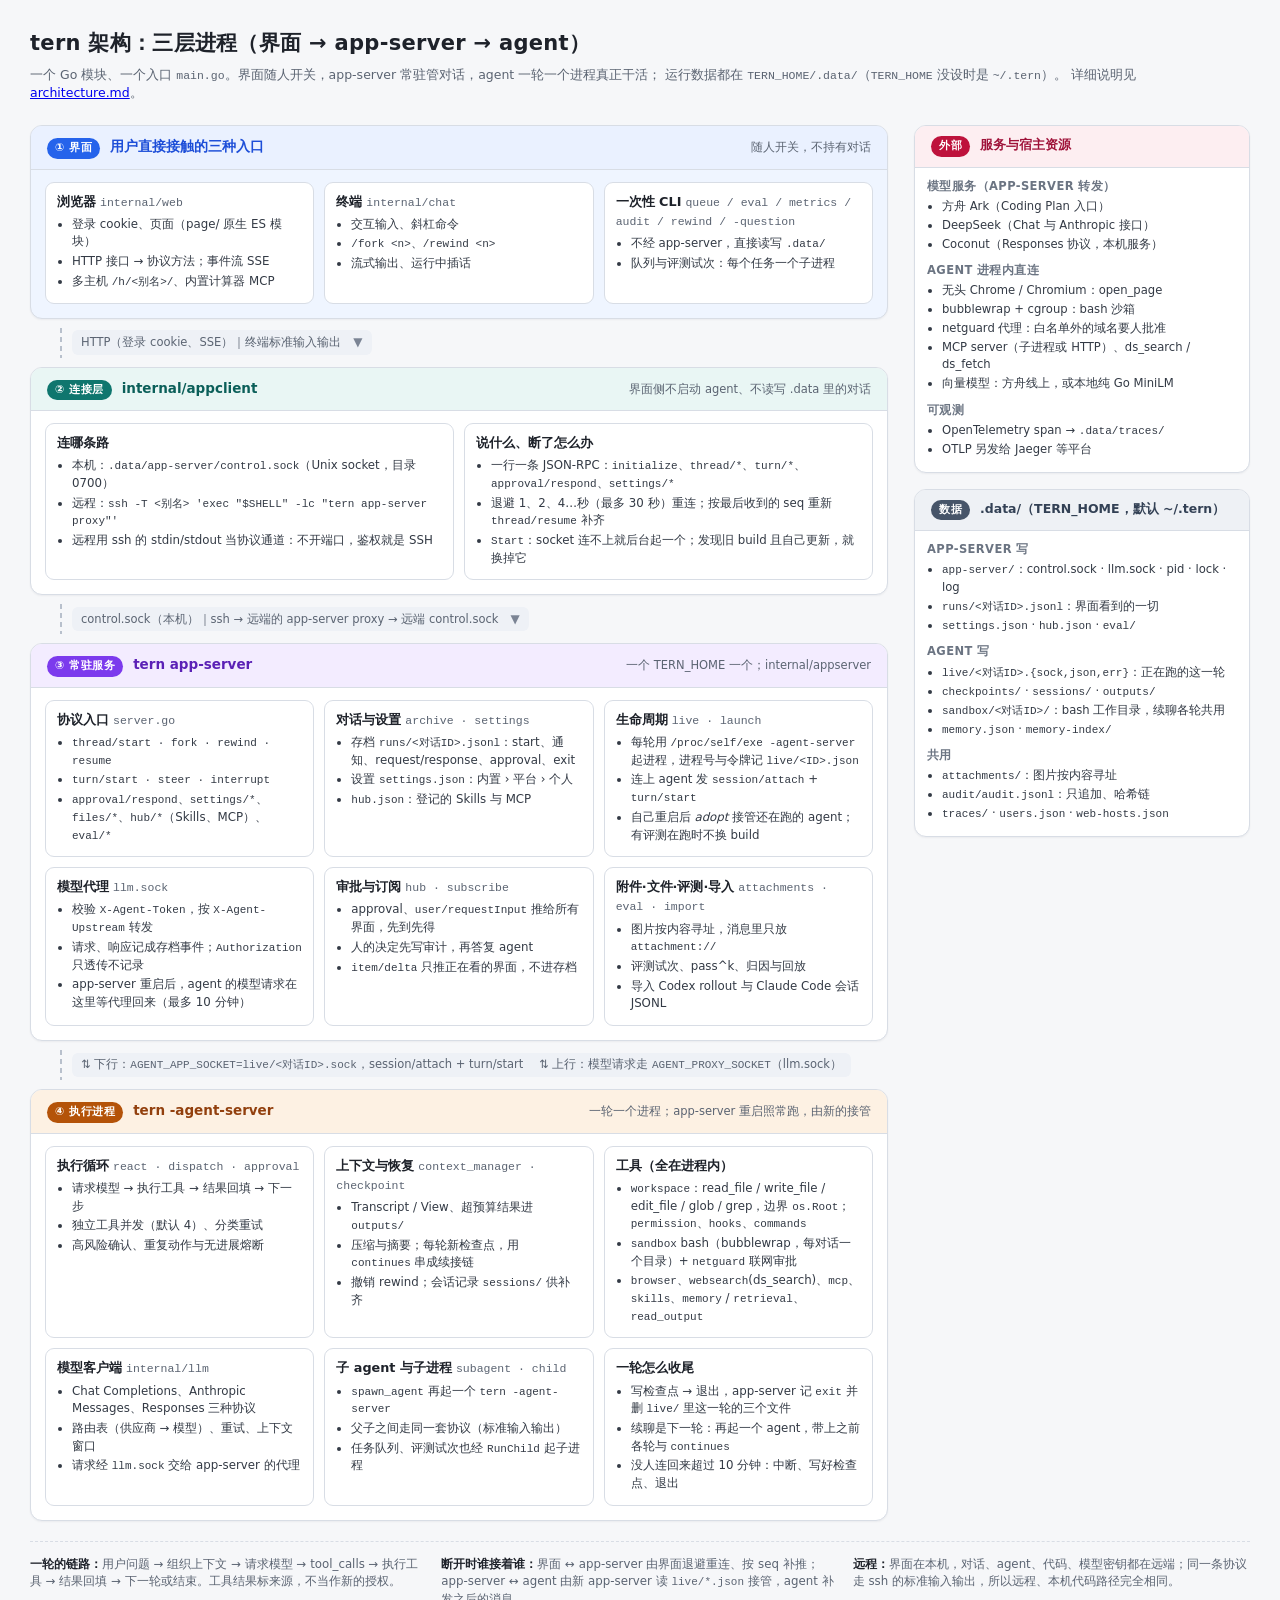
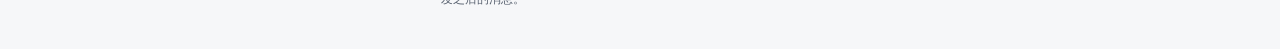
<file: spec/architecture.html>
<!DOCTYPE html>
<html lang="zh-CN">
<head>
<meta charset="utf-8">
<meta name="viewport" content="width=device-width, initial-scale=1">
<title>tern 架构图</title>
<style>
  :root {
    --ink: #1e222a;
    --muted: #5b6472;
    --line: #d8dde5;
    --ui: #2563eb;
    --link: #0f766e;
    --srv: #7c3aed;
    --job: #b45309;
    --data: #475569;
    --ext: #be123c;
  }
  * { box-sizing: border-box; }
  body {
    margin: 0;
    padding: 28px 30px 40px;
    background: #f6f7f9;
    color: var(--ink);
    font-family: system-ui, -apple-system, "PingFang SC", "Hiragino Sans GB",
                 "Microsoft YaHei", "Noto Sans CJK SC", "Source Han Sans SC", sans-serif;
    font-size: 13px;
    line-height: 1.5;
    -webkit-font-smoothing: antialiased;
  }
  .wrap { max-width: 1500px; margin: 0 auto; }
  header h1 { margin: 0 0 6px; font-size: 21px; letter-spacing: .3px; }
  header p { margin: 0 0 22px; color: var(--muted); font-size: 12.5px; }
  header code, .path { font-family: ui-monospace, "SF Mono", Menlo, Consolas, monospace; font-size: 11.5px; }

  .cols { display: grid; grid-template-columns: minmax(0, 1fr) 336px; gap: 26px; align-items: start; }
  main { display: grid; gap: 0; min-width: 0; }
  aside { display: grid; gap: 16px; }

  .tier {
    border: 1px solid var(--line);
    border-radius: 12px;
    background: #fff;
    box-shadow: 0 1px 2px rgba(20, 26, 38, .05);
    overflow: hidden;
  }
  .tier > .th {
    display: flex; align-items: baseline; gap: 10px;
    padding: 10px 16px;
    border-bottom: 1px solid var(--line);
    font-weight: 600;
    font-size: 13.5px;
  }
  .tier > .th .tag {
    font-size: 11px; font-weight: 600; letter-spacing: .5px;
    padding: 2px 8px; border-radius: 999px;
  }
  .tier > .th .note { margin-left: auto; color: var(--muted); font-weight: 400; font-size: 11.5px; }
  .body { padding: 12px 14px 14px; }

  .ui  { background: #eff5ff; }
  .ui .th { background: #eaf1ff; color: #1d4ed8; }
  .ui .tag { background: var(--ui); color: #fff; }
  .link .th { background: #e9f6f4; color: #0b5f59; }
  .link .tag { background: var(--link); color: #fff; }
  .srv .th { background: #f3ecff; color: #5b21b6; }
  .srv .tag { background: var(--srv); color: #fff; }
  .job .th { background: #fdf1e3; color: #92400e; }
  .job .tag { background: var(--job); color: #fff; }

  .cards { display: grid; gap: 10px; }
  .cards.c3 { grid-template-columns: repeat(3, minmax(0, 1fr)); }
  .cards.c2 { grid-template-columns: repeat(2, minmax(0, 1fr)); }

  .card {
    border: 1px solid var(--line);
    border-radius: 9px;
    background: #fff;
    padding: 9px 11px 10px;
    min-width: 0;
  }
  .card h3 { margin: 0 0 2px; font-size: 12.8px; }
  .card h3 .path { color: var(--muted); font-weight: 400; margin-left: 4px; }
  .card ul { margin: 5px 0 0; padding-left: 15px; color: #333a45; font-size: 11.8px; }
  .card li { margin: 2px 0; }
  .card .sub { color: var(--muted); font-size: 11.5px; margin-top: 3px; }

  /* 层与层之间的连线 */
  .wire {
    display: flex; align-items: center; gap: 10px;
    padding: 9px 0 9px 4px;
    color: var(--muted);
    font-size: 11.5px;
  }
  .wire .bar {
    flex: 0 0 auto; width: 2px; height: 30px; margin-left: 26px;
    background: repeating-linear-gradient(to bottom, #b8c0cc 0 5px, transparent 5px 9px);
  }
  .wire .txt { background: #eef1f6; border-radius: 6px; padding: 3px 9px; }
  .wire .arrow { font-size: 12px; color: #7b8494; }
  .wire.two { justify-content: flex-start; }

  aside .tier > .th { font-size: 12.5px; }
  aside .tier .body { padding: 10px 12px 12px; }
  .grp { margin: 0 0 9px; }
  .grp:last-child { margin-bottom: 0; }
  .grp h4 {
    margin: 0 0 3px; font-size: 11.5px; letter-spacing: .4px;
    color: #6b7482; text-transform: uppercase;
  }
  .grp ul { margin: 0; padding-left: 15px; font-size: 11.6px; color: #333a45; }
  .grp li { margin: 1.5px 0; }
  .mono { font-family: ui-monospace, "SF Mono", Menlo, Consolas, monospace; font-size: 11px; }
  .ext .th { background: #fdeef1; color: #9f1239; }
  .ext .tag { background: var(--ext); color: #fff; }
  .dat .th { background: #eef1f5; color: #334155; }
  .dat .tag { background: var(--data); color: #fff; }

  footer {
    margin-top: 20px; padding-top: 14px;
    border-top: 1px dashed var(--line);
    color: var(--muted); font-size: 11.8px;
    display: grid; grid-template-columns: repeat(3, minmax(0, 1fr)); gap: 14px;
  }
  footer b { color: var(--ink); }
</style>
</head>
<body>
<div class="wrap">
  <header>
    <h1>tern 架构：三层进程（界面 → app-server → agent）</h1>
    <p>
      一个 Go 模块、一个入口 <code>main.go</code>。界面随人开关，app-server 常驻管对话，agent 一轮一个进程真正干活；
      运行数据都在 <code>TERN_HOME/.data/</code>（<code>TERN_HOME</code> 没设时是 <code>~/.tern</code>）。
      详细说明见 <a href="architecture.md">architecture.md</a>。
    </p>
  </header>

  <div class="cols">
    <main>
      <!-- ① 界面 -->
      <section class="tier ui">
        <div class="th"><span class="tag">① 界面</span>用户直接接触的三种入口<span class="note">随人开关，不持有对话</span></div>
        <div class="body cards c3">
          <div class="card">
            <h3>浏览器<span class="path">internal/web</span></h3>
            <ul>
              <li>登录 cookie、页面（page/ 原生 ES 模块）</li>
              <li>HTTP 接口 → 协议方法；事件流 SSE</li>
              <li>多主机 <span class="mono">/h/&lt;别名&gt;/</span>、内置计算器 MCP</li>
            </ul>
          </div>
          <div class="card">
            <h3>终端<span class="path">internal/chat</span></h3>
            <ul>
              <li>交互输入、斜杠命令</li>
              <li><span class="mono">/fork &lt;n&gt;</span>、<span class="mono">/rewind &lt;n&gt;</span></li>
              <li>流式输出、运行中插话</li>
            </ul>
          </div>
          <div class="card">
            <h3>一次性 CLI<span class="path">queue / eval / metrics / audit / rewind / -question</span></h3>
            <ul>
              <li>不经 app-server，直接读写 <span class="mono">.data/</span></li>
              <li>队列与评测试次：每个任务一个子进程</li>
            </ul>
          </div>
        </div>
      </section>

      <div class="wire">
        <span class="bar"></span>
        <span class="txt">HTTP（登录 cookie、SSE）｜终端标准输入输出　<span class="arrow">▼</span></span>
      </div>

      <!-- ② 连接层 -->
      <section class="tier link">
        <div class="th"><span class="tag">② 连接层</span>internal/appclient<span class="note">界面侧不启动 agent、不读写 .data 里的对话</span></div>
        <div class="body cards c2">
          <div class="card">
            <h3>连哪条路</h3>
            <ul>
              <li>本机：<span class="mono">.data/app-server/control.sock</span>（Unix socket，目录 0700）</li>
              <li>远程：<span class="mono">ssh -T &lt;别名&gt; 'exec "$SHELL" -lc "tern app-server proxy"'</span></li>
              <li>远程用 ssh 的 stdin/stdout 当协议通道：不开端口，鉴权就是 SSH</li>
            </ul>
          </div>
          <div class="card">
            <h3>说什么、断了怎么办</h3>
            <ul>
              <li>一行一条 JSON-RPC：<span class="mono">initialize</span>、<span class="mono">thread/*</span>、<span class="mono">turn/*</span>、<span class="mono">approval/respond</span>、<span class="mono">settings/*</span></li>
              <li>退避 1、2、4…秒（最多 30 秒）重连；按最后收到的 seq 重新 <span class="mono">thread/resume</span> 补齐</li>
              <li><span class="mono">Start</span>：socket 连不上就后台起一个；发现旧 build 且自己更新，就换掉它</li>
            </ul>
          </div>
        </div>
      </section>

      <div class="wire">
        <span class="bar"></span>
        <span class="txt">control.sock（本机）｜ssh → 远端的 app-server proxy → 远端 control.sock　<span class="arrow">▼</span></span>
      </div>

      <!-- ③ app-server -->
      <section class="tier srv">
        <div class="th"><span class="tag">③ 常驻服务</span>tern app-server<span class="note">一个 TERN_HOME 一个；internal/appserver</span></div>
        <div class="body cards c3">
          <div class="card">
            <h3>协议入口<span class="path">server.go</span></h3>
            <ul>
              <li><span class="mono">thread/start · fork · rewind · resume</span></li>
              <li><span class="mono">turn/start · steer · interrupt</span></li>
              <li><span class="mono">approval/respond</span>、<span class="mono">settings/*</span>、<span class="mono">files/*</span>、<span class="mono">hub/*</span>（Skills、MCP）、<span class="mono">eval/*</span></li>
            </ul>
          </div>
          <div class="card">
            <h3>对话与设置<span class="path">archive · settings</span></h3>
            <ul>
              <li>存档 <span class="mono">runs/&lt;对话ID&gt;.jsonl</span>：start、通知、request/response、approval、exit</li>
              <li>设置 <span class="mono">settings.json</span>：内置 › 平台 › 个人</li>
              <li><span class="mono">hub.json</span>：登记的 Skills 与 MCP</li>
            </ul>
          </div>
          <div class="card">
            <h3>生命周期<span class="path">live · launch</span></h3>
            <ul>
              <li>每轮用 <span class="mono">/proc/self/exe -agent-server</span> 起进程，进程号与令牌记 <span class="mono">live/&lt;ID&gt;.json</span></li>
              <li>连上 agent 发 <span class="mono">session/attach</span> + <span class="mono">turn/start</span></li>
              <li>自己重启后 <em>adopt</em> 接管还在跑的 agent；有评测在跑时不换 build</li>
            </ul>
          </div>
          <div class="card">
            <h3>模型代理<span class="path">llm.sock</span></h3>
            <ul>
              <li>校验 <span class="mono">X-Agent-Token</span>，按 <span class="mono">X-Agent-Upstream</span> 转发</li>
              <li>请求、响应记成存档事件；<span class="mono">Authorization</span> 只透传不记录</li>
              <li>app-server 重启后，agent 的模型请求在这里等代理回来（最多 10 分钟）</li>
            </ul>
          </div>
          <div class="card">
            <h3>审批与订阅<span class="path">hub · subscribe</span></h3>
            <ul>
              <li>approval、<span class="mono">user/requestInput</span> 推给所有界面，先到先得</li>
              <li>人的决定先写审计，再答复 agent</li>
              <li><span class="mono">item/delta</span> 只推正在看的界面，不进存档</li>
            </ul>
          </div>
          <div class="card">
            <h3>附件·文件·评测·导入<span class="path">attachments · eval · import</span></h3>
            <ul>
              <li>图片按内容寻址，消息里只放 <span class="mono">attachment://</span></li>
              <li>评测试次、pass^k、归因与回放</li>
              <li>导入 Codex rollout 与 Claude Code 会话 JSONL</li>
            </ul>
          </div>
        </div>
      </section>

      <div class="wire two">
        <span class="bar"></span>
        <span class="txt">
          ⇅ 下行：<span class="mono">AGENT_APP_SOCKET=live/&lt;对话ID&gt;.sock</span>，session/attach + turn/start
          　⇅ 上行：模型请求走 <span class="mono">AGENT_PROXY_SOCKET</span>（llm.sock）
        </span>
      </div>

      <!-- ④ agent -->
      <section class="tier job">
        <div class="th"><span class="tag">④ 执行进程</span>tern -agent-server<span class="note">一轮一个进程；app-server 重启照常跑，由新的接管</span></div>
        <div class="body cards c3">
          <div class="card">
            <h3>执行循环<span class="path">react · dispatch · approval</span></h3>
            <ul>
              <li>请求模型 → 执行工具 → 结果回填 → 下一步</li>
              <li>独立工具并发（默认 4）、分类重试</li>
              <li>高风险确认、重复动作与无进展熔断</li>
            </ul>
          </div>
          <div class="card">
            <h3>上下文与恢复<span class="path">context_manager · checkpoint</span></h3>
            <ul>
              <li>Transcript / View、超预算结果进 <span class="mono">outputs/</span></li>
              <li>压缩与摘要；每轮新检查点，用 <span class="mono">continues</span> 串成续接链</li>
              <li>撤销 rewind；会话记录 <span class="mono">sessions/</span> 供补齐</li>
            </ul>
          </div>
          <div class="card">
            <h3>工具（全在进程内）</h3>
            <ul>
              <li><span class="mono">workspace</span>：read_file / write_file / edit_file / glob / grep，边界 <span class="mono">os.Root</span>；<span class="mono">permission</span>、<span class="mono">hooks</span>、<span class="mono">commands</span></li>
              <li><span class="mono">sandbox</span> bash（bubblewrap，每对话一个目录）+ <span class="mono">netguard</span> 联网审批</li>
              <li><span class="mono">browser</span>、<span class="mono">websearch</span>(ds_search)、<span class="mono">mcp</span>、<span class="mono">skills</span>、<span class="mono">memory</span> / <span class="mono">retrieval</span>、<span class="mono">read_output</span></li>
            </ul>
          </div>
          <div class="card">
            <h3>模型客户端<span class="path">internal/llm</span></h3>
            <ul>
              <li>Chat Completions、Anthropic Messages、Responses 三种协议</li>
              <li>路由表（供应商 → 模型）、重试、上下文窗口</li>
              <li>请求经 <span class="mono">llm.sock</span> 交给 app-server 的代理</li>
            </ul>
          </div>
          <div class="card">
            <h3>子 agent 与子进程<span class="path">subagent · child</span></h3>
            <ul>
              <li><span class="mono">spawn_agent</span> 再起一个 <span class="mono">tern -agent-server</span></li>
              <li>父子之间走同一套协议（标准输入输出）</li>
              <li>任务队列、评测试次也经 <span class="mono">RunChild</span> 起子进程</li>
            </ul>
          </div>
          <div class="card">
            <h3>一轮怎么收尾</h3>
            <ul>
              <li>写检查点 → 退出，app-server 记 <span class="mono">exit</span> 并删 <span class="mono">live/</span> 里这一轮的三个文件</li>
              <li>续聊是下一轮：再起一个 agent，带上之前各轮与 <span class="mono">continues</span></li>
              <li>没人连回来超过 10 分钟：中断、写好检查点、退出</li>
            </ul>
          </div>
        </div>
      </section>
    </main>

    <aside>
      <section class="tier ext">
        <div class="th"><span class="tag">外部</span>服务与宿主资源</div>
        <div class="body">
          <div class="grp">
            <h4>模型服务（app-server 转发）</h4>
            <ul>
              <li>方舟 Ark（Coding Plan 入口）</li>
              <li>DeepSeek（Chat 与 Anthropic 接口）</li>
              <li>Coconut（Responses 协议，本机服务）</li>
            </ul>
          </div>
          <div class="grp">
            <h4>agent 进程内直连</h4>
            <ul>
              <li>无头 Chrome / Chromium：open_page</li>
              <li>bubblewrap + cgroup：bash 沙箱</li>
              <li>netguard 代理：白名单外的域名要人批准</li>
              <li>MCP server（子进程或 HTTP）、ds_search / ds_fetch</li>
              <li>向量模型：方舟线上，或本地纯 Go MiniLM</li>
            </ul>
          </div>
          <div class="grp">
            <h4>可观测</h4>
            <ul>
              <li>OpenTelemetry span → <span class="mono">.data/traces/</span></li>
              <li>OTLP 另发给 Jaeger 等平台</li>
            </ul>
          </div>
        </div>
      </section>

      <section class="tier dat">
        <div class="th"><span class="tag">数据</span>.data/（TERN_HOME，默认 ~/.tern）</div>
        <div class="body">
          <div class="grp">
            <h4>app-server 写</h4>
            <ul>
              <li><span class="mono">app-server/</span>：control.sock · llm.sock · pid · lock · log</li>
              <li><span class="mono">runs/&lt;对话ID&gt;.jsonl</span>：界面看到的一切</li>
              <li><span class="mono">settings.json</span> · <span class="mono">hub.json</span> · <span class="mono">eval/</span></li>
            </ul>
          </div>
          <div class="grp">
            <h4>agent 写</h4>
            <ul>
              <li><span class="mono">live/&lt;对话ID&gt;.{sock,json,err}</span>：正在跑的这一轮</li>
              <li><span class="mono">checkpoints/</span> · <span class="mono">sessions/</span> · <span class="mono">outputs/</span></li>
              <li><span class="mono">sandbox/&lt;对话ID&gt;/</span>：bash 工作目录，续聊各轮共用</li>
              <li><span class="mono">memory.json</span> · <span class="mono">memory-index/</span></li>
            </ul>
          </div>
          <div class="grp">
            <h4>共用</h4>
            <ul>
              <li><span class="mono">attachments/</span>：图片按内容寻址</li>
              <li><span class="mono">audit/audit.jsonl</span>：只追加、哈希链</li>
              <li><span class="mono">traces/</span> · <span class="mono">users.json</span> · <span class="mono">web-hosts.json</span></li>
            </ul>
          </div>
        </div>
      </section>
    </aside>
  </div>

  <footer>
    <div><b>一轮的链路：</b>用户问题 → 组织上下文 → 请求模型 → tool_calls → 执行工具 → 结果回填 → 下一轮或结束。工具结果标来源，不当作新的授权。</div>
    <div><b>断开时谁接着谁：</b>界面 ↔ app-server 由界面退避重连、按 seq 补推；app-server ↔ agent 由新 app-server 读 <span class="mono">live/*.json</span> 接管，agent 补发之后的消息。</div>
    <div><b>远程：</b>界面在本机，对话、agent、代码、模型密钥都在远端；同一条协议走 ssh 的标准输入输出，所以远程、本机代码路径完全相同。</div>
  </footer>
</div>
</body>
</html>
</file>
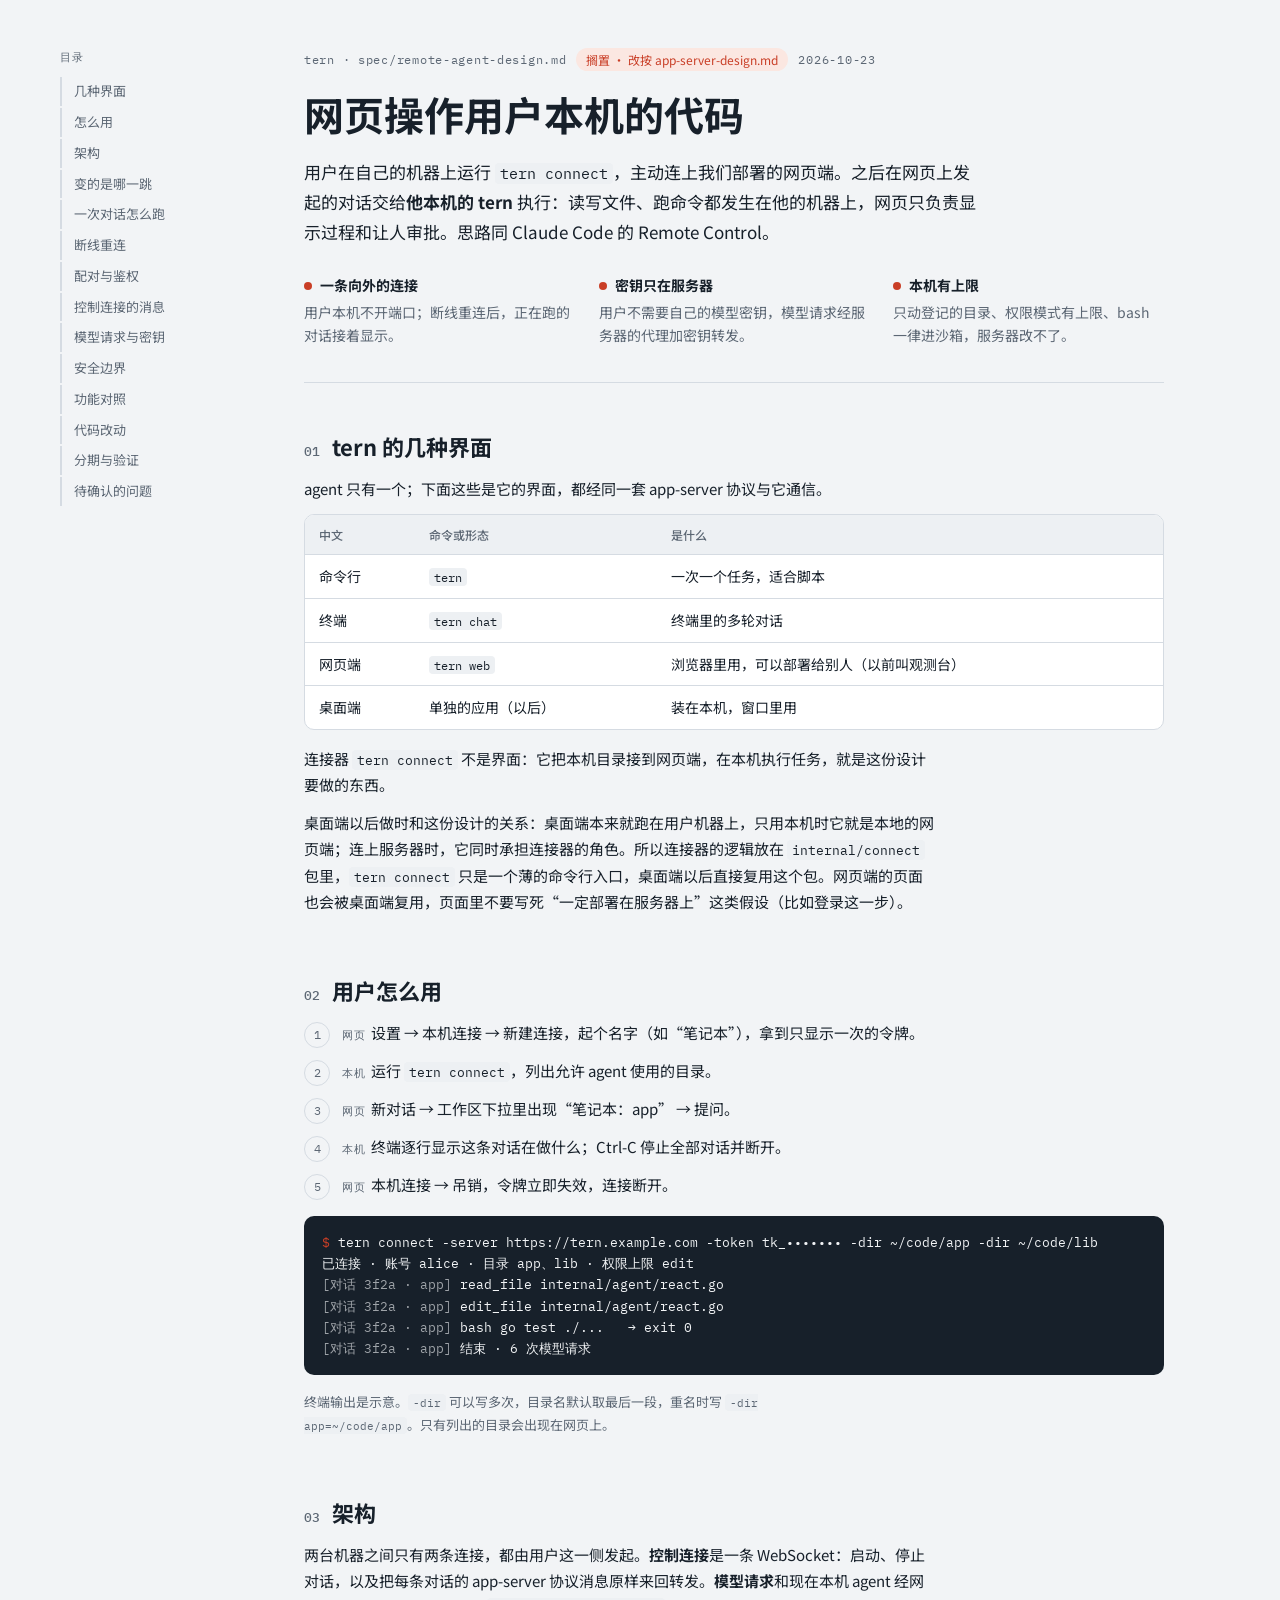
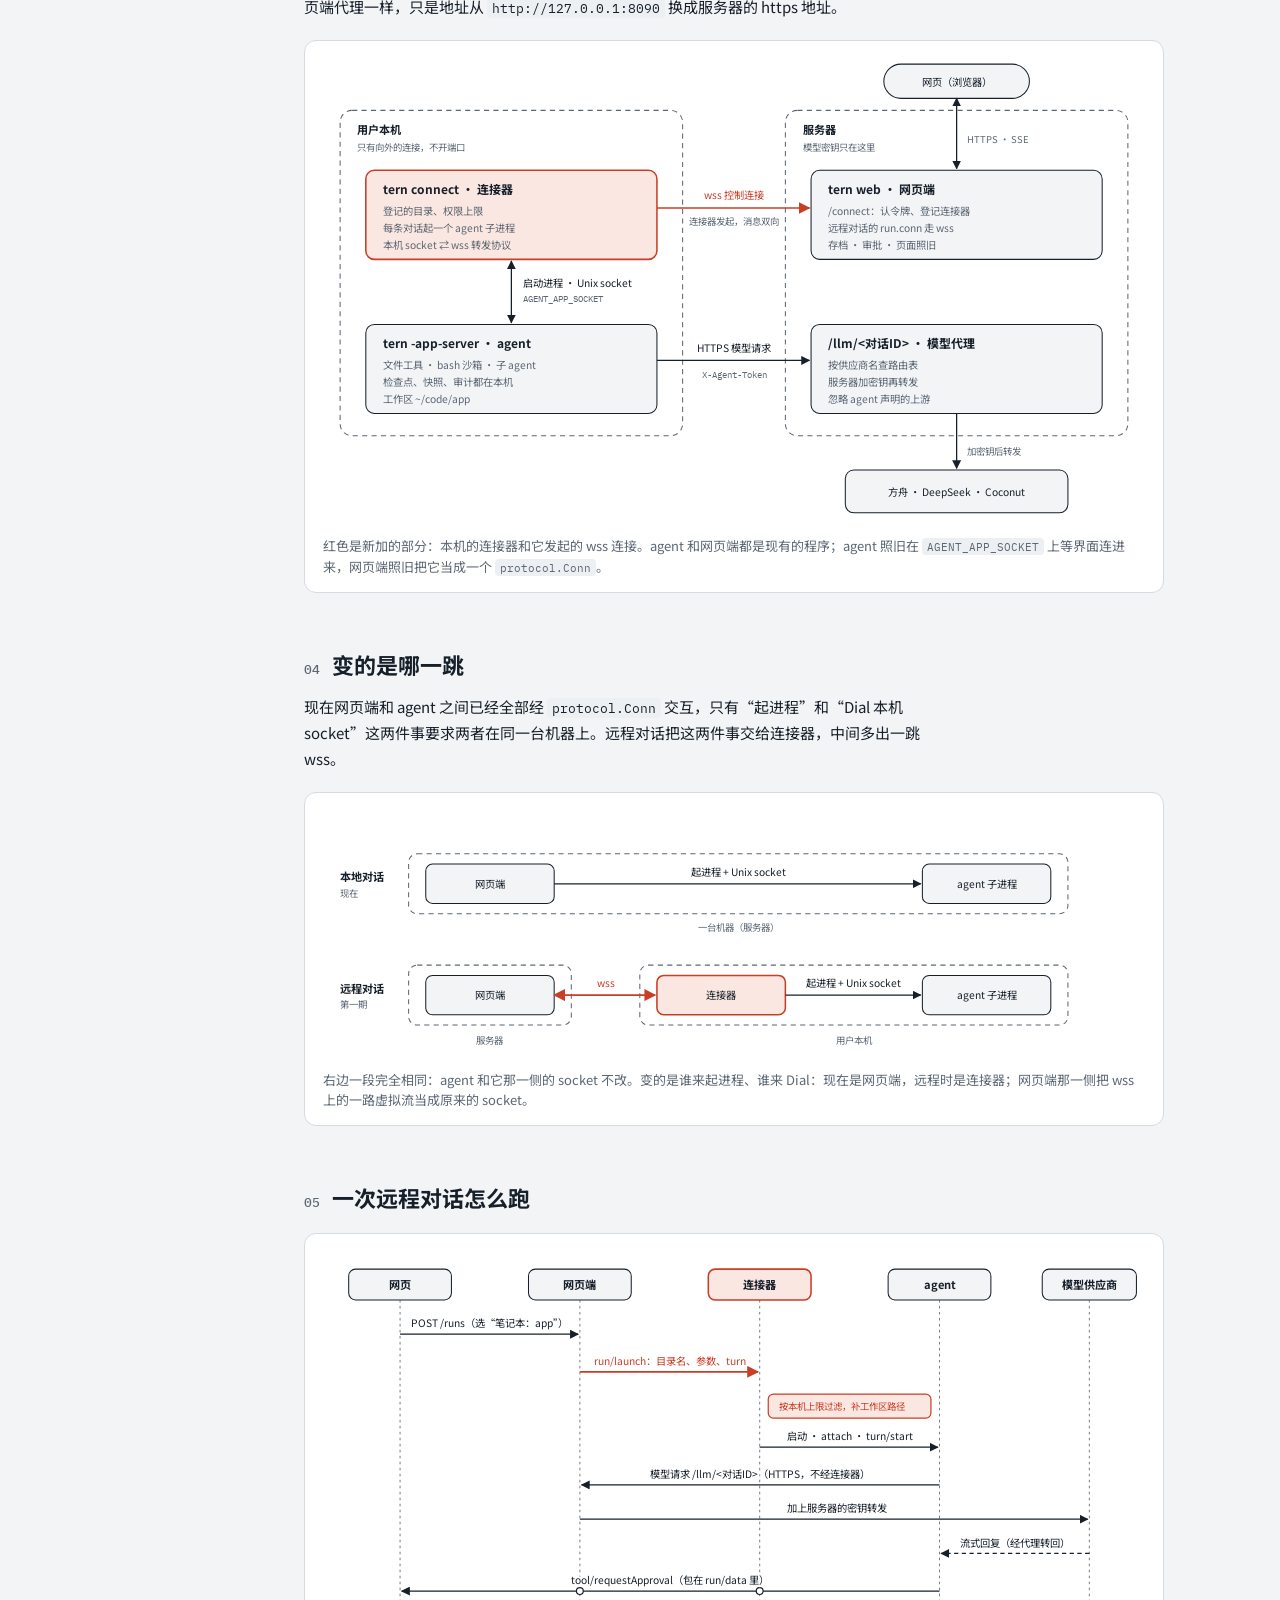
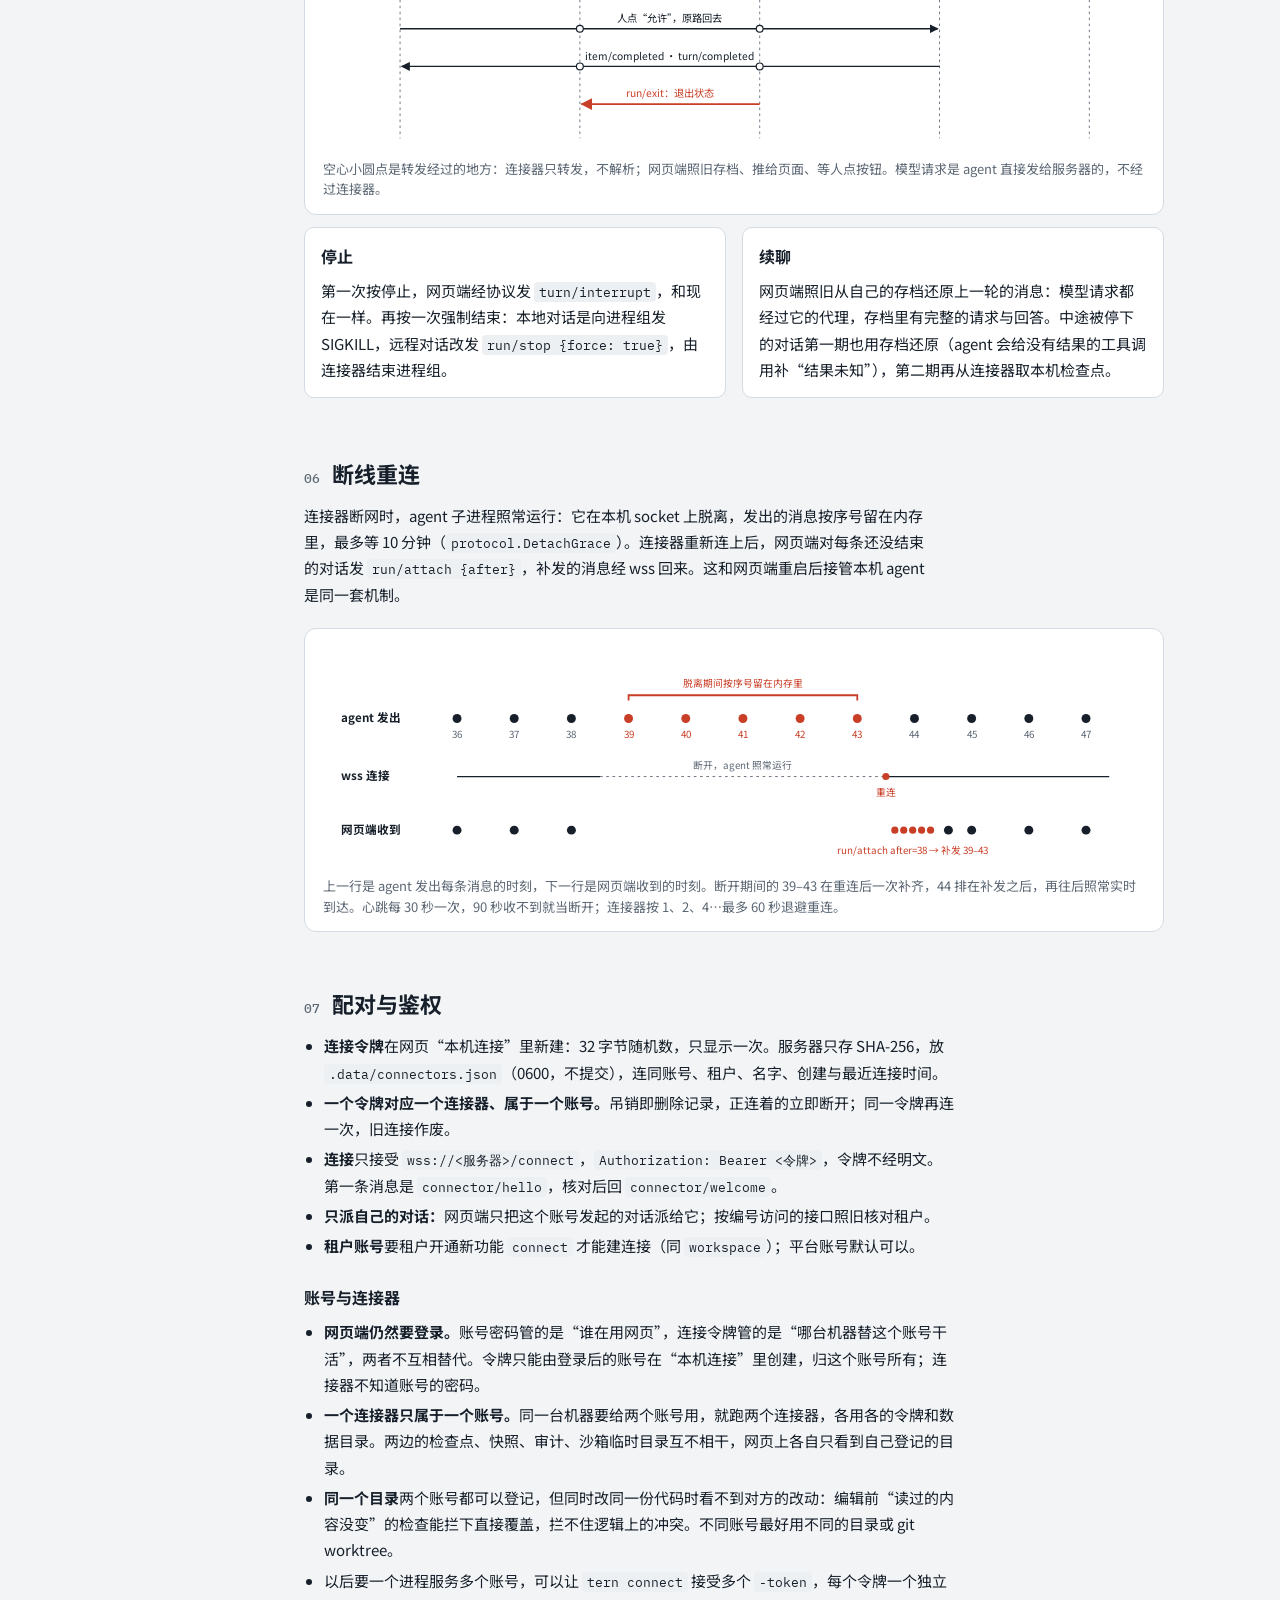
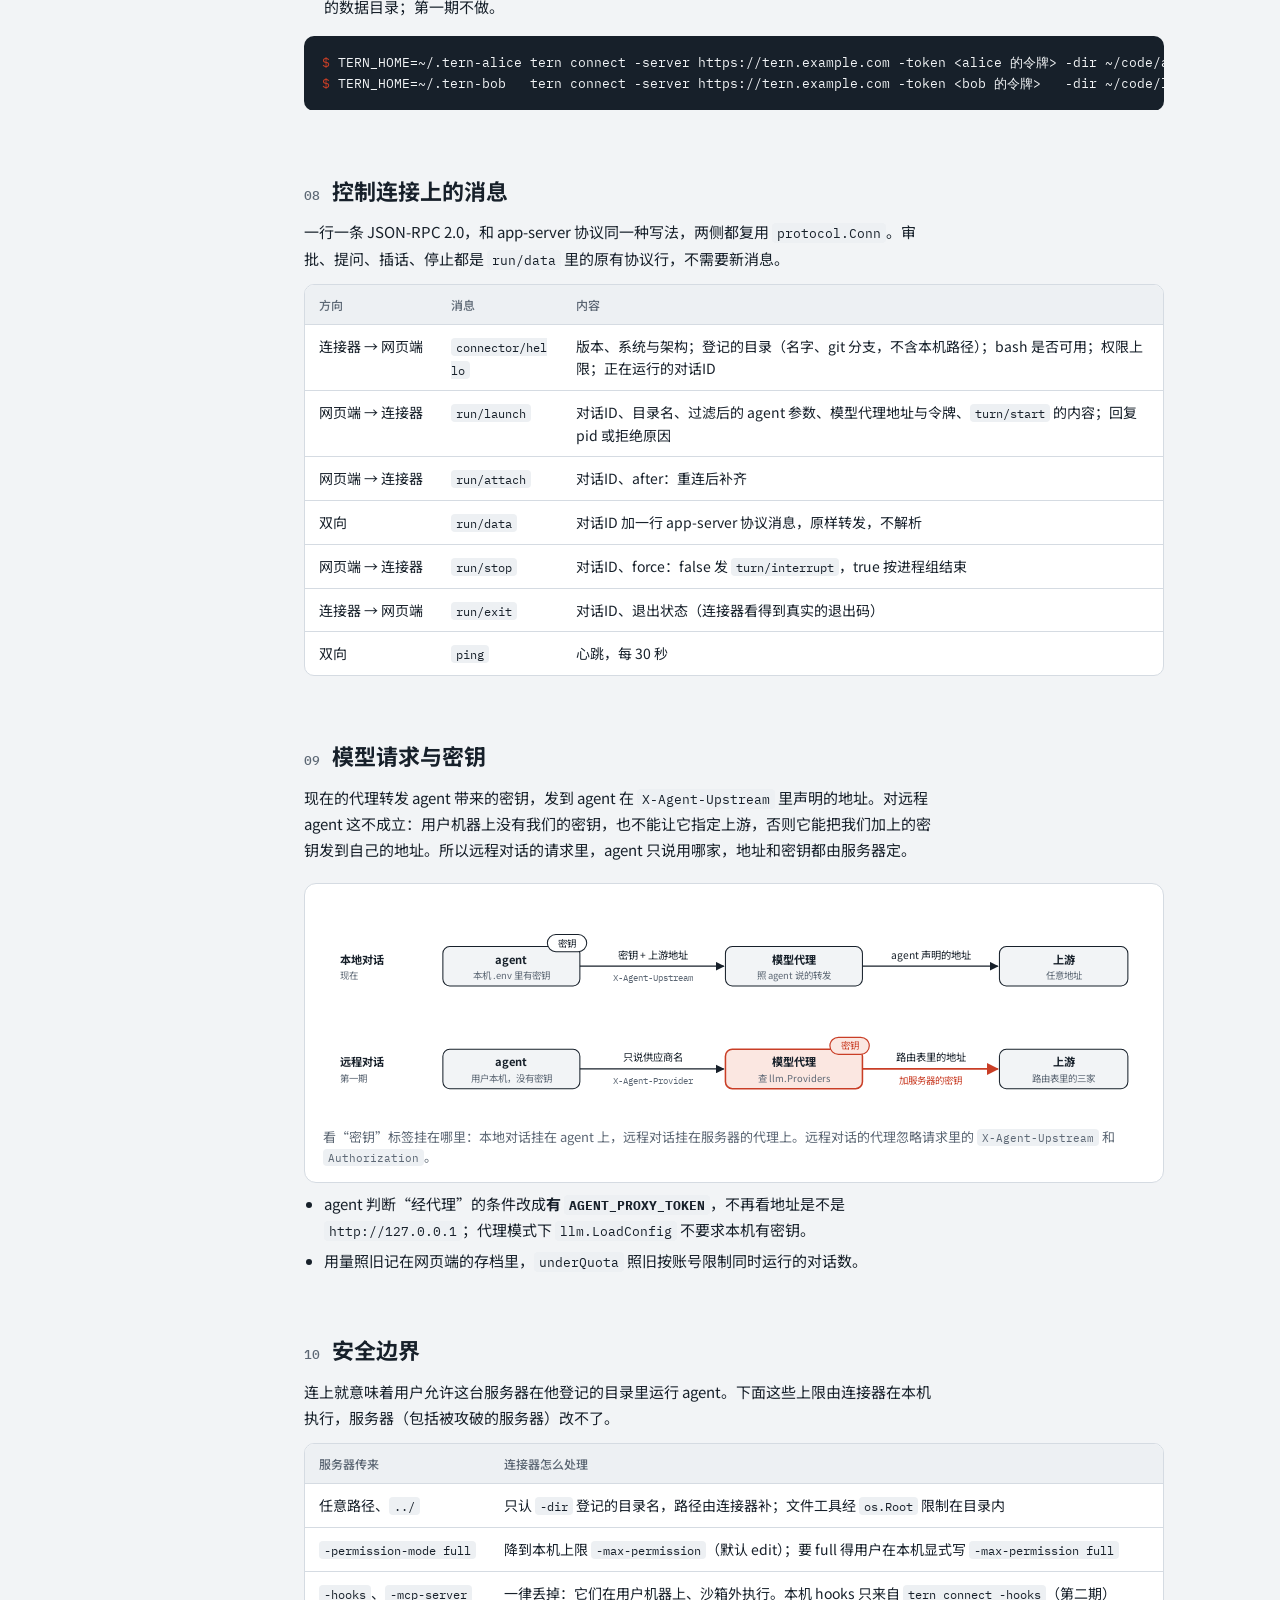
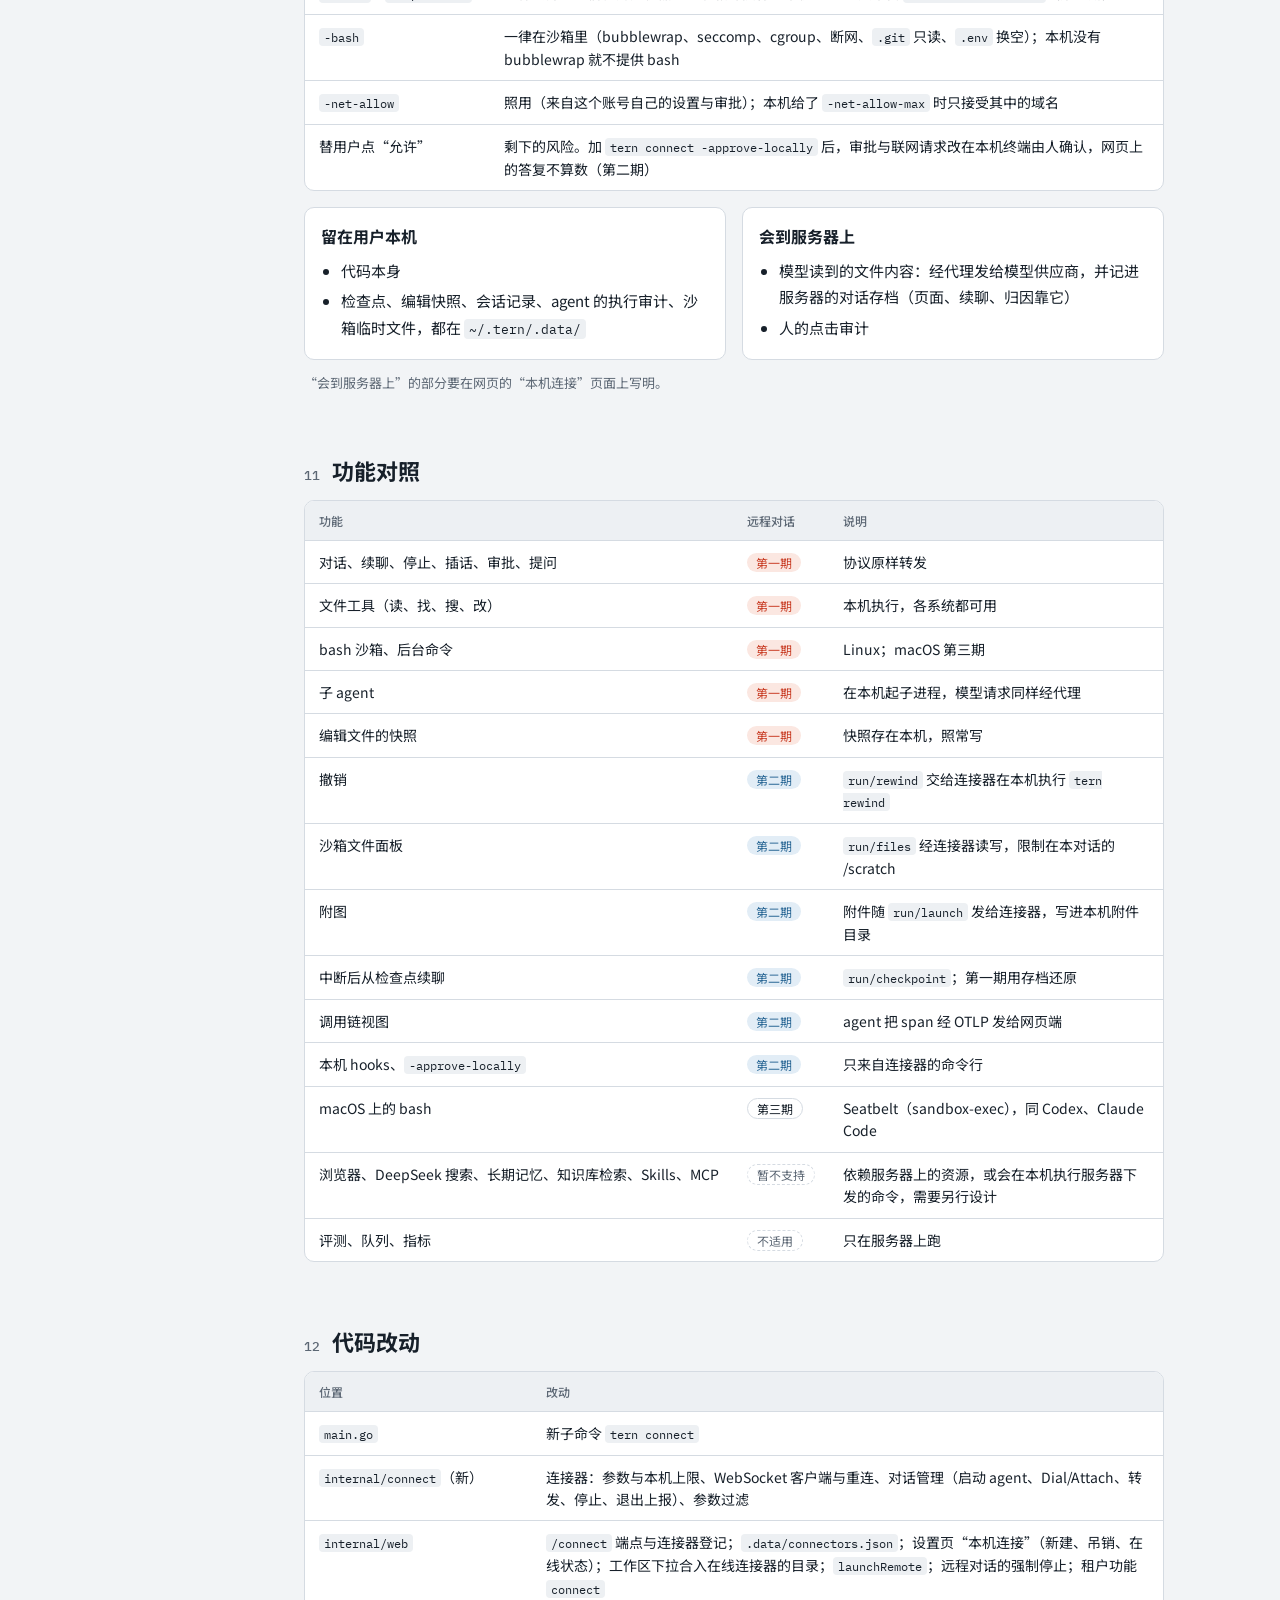
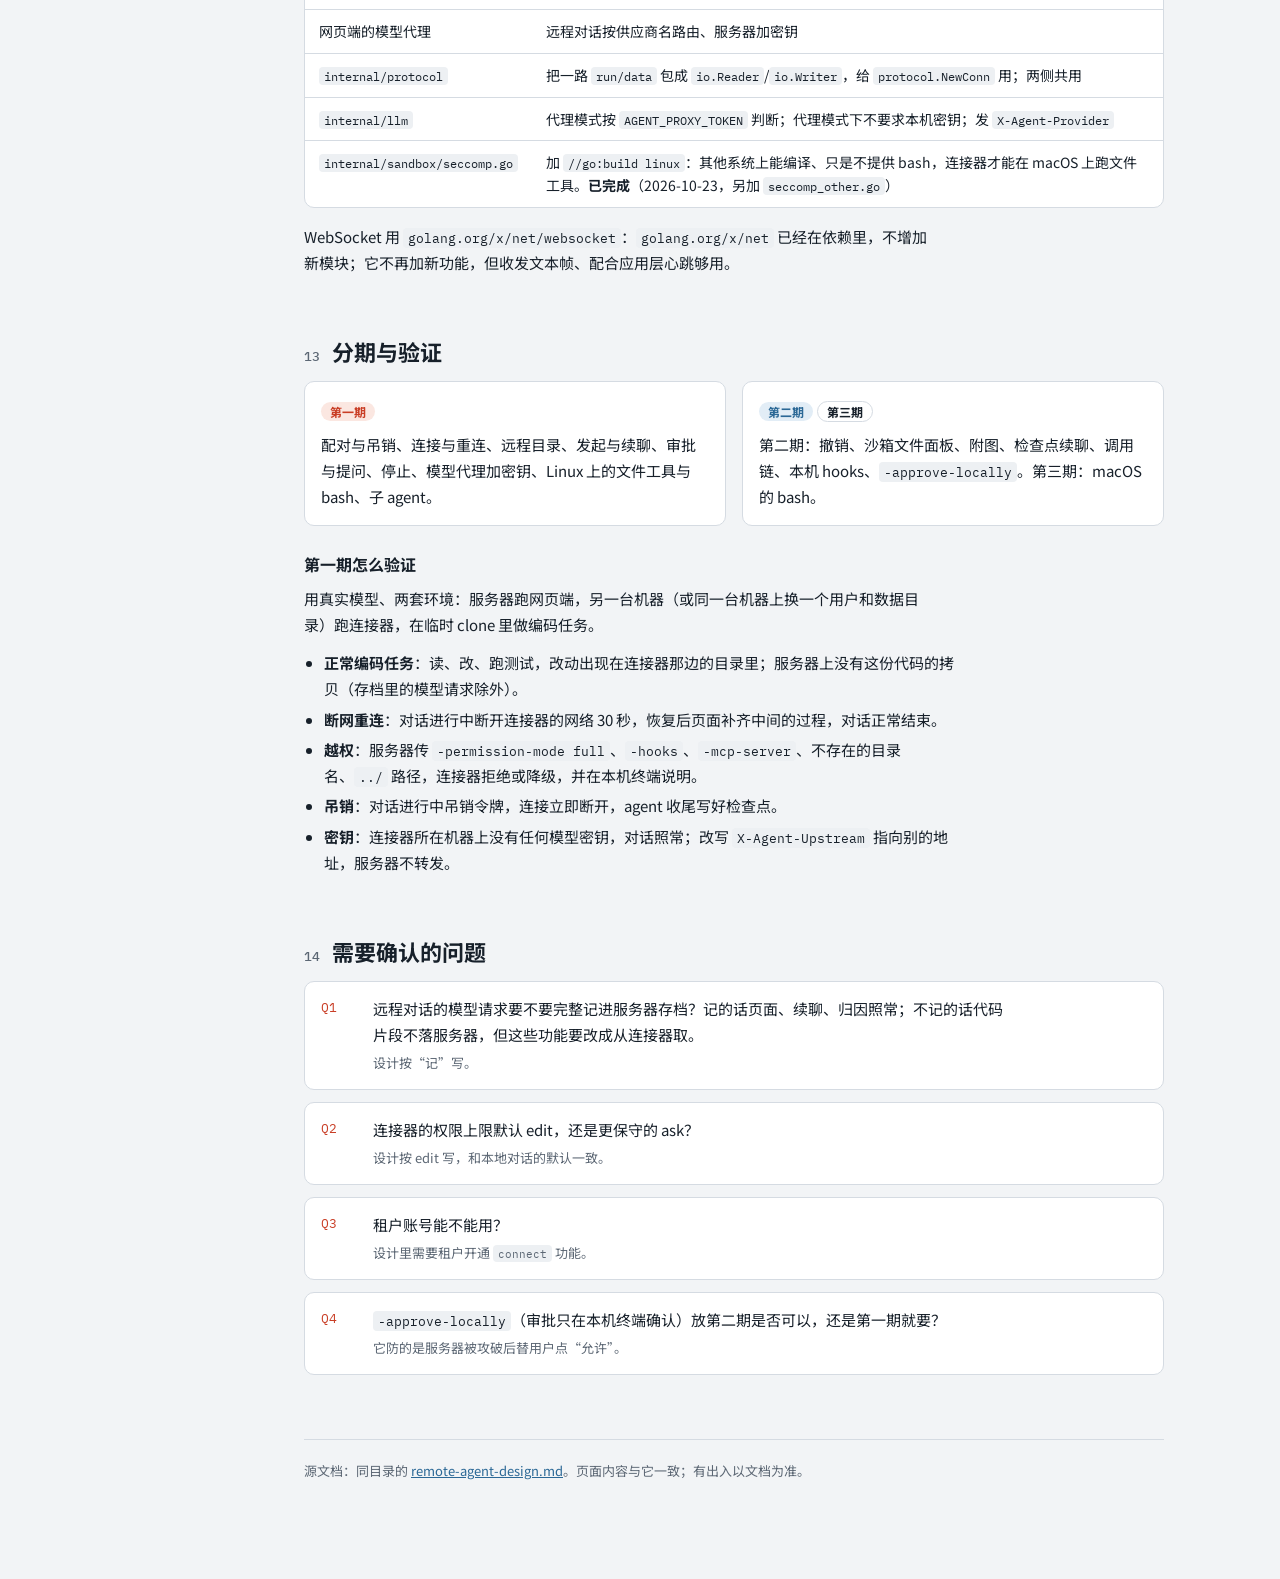
<file: spec/remote-agent.html>
<!doctype html>
<html lang="zh-CN">
<head>
<meta charset="utf-8">
<meta name="viewport" content="width=device-width, initial-scale=1">
<title>tern 远程 agent</title>
<link rel="preconnect" href="https://fonts.googleapis.com">
<link rel="preconnect" href="https://fonts.gstatic.com" crossorigin>
<link rel="stylesheet" href="https://fonts.googleapis.com/css2?family=IBM+Plex+Mono:wght@400;500&family=Noto+Sans+SC:wght@400;500;700&display=swap">
<style>
/* 布局：左侧目录 + 单栏正文；图和表在正文宽度里，窄屏时图横向滚动。配色取北极燕鸥：海天灰底、墨色线条、喙的红橙只标“新加的部分”。 */
:root {
  --bg: #f2f4f6;
  --surface: #ffffff;
  --ink: #17202a;
  --muted: #5c6774;
  --line: #d5dbe2;
  --accent: #c93e26;
  --accent-soft: #fbe7e1;
  --blue: #2b6896;
  --blue-soft: #e2edf6;
  --code-bg: #edf0f3;
  --font-body: "Noto Sans SC", "PingFang SC", "Hiragino Sans GB", "Microsoft YaHei", system-ui, sans-serif;
  --font-mono: "IBM Plex Mono", ui-monospace, "SFMono-Regular", Menlo, Consolas, monospace;
  color-scheme: light;
}
@media (prefers-color-scheme: dark) {
  :root:not([data-theme="light"]) {
    --bg: #0d1217; --surface: #151c23; --ink: #e3e8ed; --muted: #96a2ae; --line: #2a343f;
    --accent: #ff6b4e; --accent-soft: #3a1d17; --blue: #7ab4df; --blue-soft: #15283a; --code-bg: #1b232c;
    color-scheme: dark;
  }
}
:root[data-theme="dark"] {
  --bg: #0d1217; --surface: #151c23; --ink: #e3e8ed; --muted: #96a2ae; --line: #2a343f;
  --accent: #ff6b4e; --accent-soft: #3a1d17; --blue: #7ab4df; --blue-soft: #15283a; --code-bg: #1b232c;
  color-scheme: dark;
}

body {
  margin: 0;
  background: var(--bg);
  color: var(--ink);
  font-family: var(--font-body);
  font-size: 15px;
  line-height: 1.75;
  padding-left: max(16px, env(safe-area-inset-left, 0px));
  padding-right: max(16px, env(safe-area-inset-right, 0px));
}
.wrap {
  max-width: 1160px;
  margin: 0 auto;
  padding-block: 48px 96px;
  display: grid;
  grid-template-columns: 188px minmax(0, 1fr);
  gap: 56px;
}
nav.toc {
  position: sticky;
  top: calc(env(safe-area-inset-top, 0px) + 32px);
  align-self: start;
  font-size: 13px;
  display: grid;
  gap: 2px;
}
nav.toc .toc-label {
  font-family: var(--font-mono);
  font-size: 11px;
  letter-spacing: 0.08em;
  text-transform: uppercase;
  color: var(--muted);
  margin-bottom: 8px;
}
nav.toc a {
  color: var(--muted);
  text-decoration: none;
  padding: 3px 0 3px 12px;
  border-left: 2px solid var(--line);
}
nav.toc a:hover, nav.toc a:focus-visible { color: var(--ink); border-left-color: var(--accent); outline: none; }
main { min-width: 0; max-width: 860px; }

header.hero { display: grid; gap: 18px; padding-bottom: 36px; border-bottom: 1px solid var(--line); }
.eyebrow {
  font-family: var(--font-mono);
  font-size: 12px;
  letter-spacing: 0.06em;
  color: var(--muted);
  display: flex;
  flex-wrap: wrap;
  gap: 10px;
  align-items: center;
}
.status {
  font-family: var(--font-body);
  font-size: 12px;
  letter-spacing: 0;
  color: var(--accent);
  background: var(--accent-soft);
  border-radius: 999px;
  padding: 1px 10px;
}
h1 {
  font-size: clamp(28px, 4.4vw, 40px);
  line-height: 1.25;
  font-weight: 700;
  margin: 0;
  text-wrap: balance;
}
.lede { font-size: 17px; margin: 0; max-width: 40em; }
.facts {
  display: grid;
  grid-template-columns: repeat(3, minmax(0, 1fr));
  gap: 24px;
  margin: 8px 0 0;
}
.facts div { display: grid; gap: 4px; align-content: start; }
.facts dt { font-weight: 700; font-size: 14px; }
.facts dd { margin: 0; color: var(--muted); font-size: 14px; line-height: 1.6; }
.facts dt::before { content: ""; display: inline-block; width: 8px; height: 8px; border-radius: 50%; background: var(--accent); margin-right: 8px; vertical-align: 1px; }

section { padding-top: 48px; }
section h2 {
  font-size: 22px;
  line-height: 1.4;
  margin: 0 0 14px;
  display: flex;
  gap: 12px;
  align-items: baseline;
  text-wrap: balance;
}
section h2 .no { font-family: var(--font-mono); font-size: 13px; font-weight: 500; color: var(--muted); }
h3 { font-size: 16px; margin: 24px 0 8px; }
p { margin: 0 0 12px; max-width: 42em; }
ul, ol { margin: 0 0 12px; padding-left: 1.3em; max-width: 42em; }
li { margin: 4px 0; }
code, .mono { font-family: var(--font-mono); font-size: 0.88em; }
:not(pre) > code { background: var(--code-bg); border-radius: 4px; padding: 1px 5px; overflow-wrap: anywhere; }
a { color: var(--blue); }
strong { font-weight: 700; }

.steps { counter-reset: s; list-style: none; padding: 0; display: grid; gap: 10px; }
.steps li { counter-increment: s; display: grid; grid-template-columns: 28px minmax(0, 1fr); gap: 10px; margin: 0; }
.steps li::before {
  content: counter(s);
  font-family: var(--font-mono);
  font-size: 12px;
  width: 24px; height: 24px;
  border-radius: 50%;
  border: 1px solid var(--line);
  display: grid; place-items: center;
  color: var(--muted);
  margin-top: 2px;
}
.where { font-family: var(--font-mono); font-size: 11px; letter-spacing: 0.05em; color: var(--muted); text-transform: uppercase; margin-right: 6px; }

pre.term {
  background: var(--ink);
  color: var(--bg);
  border-radius: 10px;
  padding: 16px 18px;
  font-family: var(--font-mono);
  font-size: 12.5px;
  line-height: 1.7;
  overflow-x: auto;
  margin: 16px 0;
}
pre.term .p { color: var(--accent); }
pre.term .c { opacity: 0.62; }
.note { font-size: 13px; color: var(--muted); }

figure { margin: 20px 0 8px; background: var(--surface); border: 1px solid var(--line); border-radius: 12px; padding: 18px 18px 14px; }
figure .scroll { overflow-x: auto; }
figure svg { display: block; width: 100%; height: auto; min-width: 640px; }
figcaption { font-size: 13px; color: var(--muted); margin-top: 10px; line-height: 1.6; }

/* 图里的元素：线条与文字跟正文同色，新加的部分用强调色 */
.dg { color: var(--ink); font-family: var(--font-body); }
.dg text { fill: currentColor; font-size: 12px; }
.dg .t-title { font-size: 14px; font-weight: 700; }
.dg .t-label { font-size: 13px; font-weight: 700; }
.dg .t-muted { fill: var(--muted); }
.dg .t-small { font-size: 11px; }
.dg .t-mono { font-family: var(--font-mono); font-size: 11px; }
.dg .t-accent { fill: var(--accent); }
.dg .halo { paint-order: stroke; stroke: var(--surface); stroke-width: 5px; stroke-linejoin: round; }
.dg .box { fill: var(--bg); stroke: currentColor; stroke-width: 1.2; }
.dg .box-new { fill: var(--accent-soft); stroke: var(--accent); stroke-width: 1.8; }
.dg .zone { fill: none; stroke: var(--muted); stroke-width: 1.2; stroke-dasharray: 6 5; }
.dg .edge { fill: none; stroke: currentColor; stroke-width: 1.5; }
.dg .edge-new { fill: none; stroke: var(--accent); stroke-width: 2; }
.dg .dash { stroke-dasharray: 5 4; }
.dg .life { stroke: var(--muted); stroke-width: 1; stroke-dasharray: 3 4; }
.dg .mk { fill: currentColor; }
.dg .mk-new { fill: var(--accent); }
.dg .dot { fill: currentColor; }
.dg .dot-new { fill: var(--accent); }
.dg .dot-hop { fill: var(--surface); stroke: currentColor; stroke-width: 1.4; }
.dg .tag { fill: var(--surface); stroke: currentColor; stroke-width: 1.2; }
.dg .tag-new { fill: var(--accent-soft); stroke: var(--accent); stroke-width: 1.4; }

.tbl { overflow-x: auto; margin: 12px 0 16px; border: 1px solid var(--line); border-radius: 10px; background: var(--surface); }
table { border-collapse: collapse; width: 100%; font-size: 14px; line-height: 1.6; }
th, td { text-align: left; vertical-align: top; padding: 10px 14px; border-bottom: 1px solid var(--line); }
tr:last-child td { border-bottom: 0; }
th { font-size: 12px; font-weight: 500; color: var(--muted); background: var(--code-bg); white-space: nowrap; }
td:first-child { white-space: nowrap; }
table.wide { min-width: 620px; }
.chip { display: inline-block; font-size: 12px; line-height: 1.6; padding: 0 9px; border-radius: 999px; white-space: nowrap; }
.chip.p1 { color: var(--accent); background: var(--accent-soft); }
.chip.p2 { color: var(--blue); background: var(--blue-soft); }
.chip.p3 { color: var(--ink); border: 1px solid var(--line); }
.chip.no { color: var(--muted); border: 1px dashed var(--line); }

.split { display: grid; grid-template-columns: repeat(2, minmax(0, 1fr)); gap: 16px; margin: 12px 0; }
.split > div { background: var(--surface); border: 1px solid var(--line); border-radius: 10px; padding: 14px 16px; min-width: 0; }
.split h3 { margin-top: 0; }
.split p:last-child, .split ul:last-child { margin-bottom: 0; }

.questions { list-style: none; padding: 0; display: grid; gap: 12px; max-width: none; }
.questions li { margin: 0; display: grid; grid-template-columns: 40px minmax(0, 1fr); gap: 12px; background: var(--surface); border: 1px solid var(--line); border-radius: 10px; padding: 14px 16px; }
.questions .qn { font-family: var(--font-mono); font-size: 13px; color: var(--accent); padding-top: 1px; }
.questions p { margin: 0; }
.questions .lean { color: var(--muted); font-size: 13px; margin-top: 4px; }

footer { margin-top: 64px; padding-top: 20px; border-top: 1px solid var(--line); font-size: 13px; color: var(--muted); }

@media (max-width: 980px) {
  .wrap { grid-template-columns: minmax(0, 1fr); gap: 0; padding-block: 32px 72px; }
  nav.toc { display: none; }
}
@media (max-width: 640px) {
  body { font-size: 14.5px; }
  .facts, .split { grid-template-columns: minmax(0, 1fr); }
  .lede { font-size: 16px; }
  figure { padding: 14px 12px 12px; }
  td:first-child { white-space: normal; }
}
html { scroll-behavior: smooth; }
@media (prefers-reduced-motion: reduce) { html { scroll-behavior: auto; } }
section[id], header[id] { scroll-margin-top: 24px; }
</style>
</head>
<body>
<div class="wrap">
  <nav class="toc" aria-label="目录">
    <div class="toc-label">目录</div>
    <a href="#surfaces">几种界面</a>
    <a href="#usage">怎么用</a>
    <a href="#architecture">架构</a>
    <a href="#change">变的是哪一跳</a>
    <a href="#run">一次对话怎么跑</a>
    <a href="#reconnect">断线重连</a>
    <a href="#auth">配对与鉴权</a>
    <a href="#messages">控制连接的消息</a>
    <a href="#model">模型请求与密钥</a>
    <a href="#security">安全边界</a>
    <a href="#features">功能对照</a>
    <a href="#code">代码改动</a>
    <a href="#phases">分期与验证</a>
    <a href="#questions">待确认的问题</a>
  </nav>

  <main>
    <header class="hero" id="top">
      <div class="eyebrow"><span>tern · spec/remote-agent-design.md</span><span class="status">搁置 · 改按 app-server-design.md</span><span>2026-10-23</span></div>
      <h1>网页操作用户本机的代码</h1>
      <p class="lede">用户在自己的机器上运行 <code>tern connect</code>，主动连上我们部署的网页端。之后在网页上发起的对话交给<strong>他本机的 tern</strong> 执行：读写文件、跑命令都发生在他的机器上，网页只负责显示过程和让人审批。思路同 Claude Code 的 Remote Control。</p>
      <dl class="facts">
        <div><dt>一条向外的连接</dt><dd>用户本机不开端口；断线重连后，正在跑的对话接着显示。</dd></div>
        <div><dt>密钥只在服务器</dt><dd>用户不需要自己的模型密钥，模型请求经服务器的代理加密钥转发。</dd></div>
        <div><dt>本机有上限</dt><dd>只动登记的目录、权限模式有上限、bash 一律进沙箱，服务器改不了。</dd></div>
      </dl>
    </header>

    <section id="surfaces">
      <h2><span class="no">01</span>tern 的几种界面</h2>
      <p>agent 只有一个；下面这些是它的界面，都经同一套 app-server 协议与它通信。</p>
      <div class="tbl">
        <table>
          <thead><tr><th>中文</th><th>命令或形态</th><th>是什么</th></tr></thead>
          <tbody>
            <tr><td>命令行</td><td><code>tern</code></td><td>一次一个任务，适合脚本</td></tr>
            <tr><td>终端</td><td><code>tern chat</code></td><td>终端里的多轮对话</td></tr>
            <tr><td>网页端</td><td><code>tern web</code></td><td>浏览器里用，可以部署给别人（以前叫观测台）</td></tr>
            <tr><td>桌面端</td><td>单独的应用（以后）</td><td>装在本机，窗口里用</td></tr>
          </tbody>
        </table>
      </div>
      <p>连接器 <code>tern connect</code> 不是界面：它把本机目录接到网页端，在本机执行任务，就是这份设计要做的东西。</p>
      <p>桌面端以后做时和这份设计的关系：桌面端本来就跑在用户机器上，只用本机时它就是本地的网页端；连上服务器时，它同时承担连接器的角色。所以连接器的逻辑放在 <code>internal/connect</code> 包里，<code>tern connect</code> 只是一个薄的命令行入口，桌面端以后直接复用这个包。网页端的页面也会被桌面端复用，页面里不要写死“一定部署在服务器上”这类假设（比如登录这一步）。</p>
    </section>

    <section id="usage">
      <h2><span class="no">02</span>用户怎么用</h2>
      <ol class="steps">
        <li><div><span class="where">网页</span>设置 → 本机连接 → 新建连接，起个名字（如“笔记本”），拿到只显示一次的令牌。</div></li>
        <li><div><span class="where">本机</span>运行 <code>tern connect</code>，列出允许 agent 使用的目录。</div></li>
        <li><div><span class="where">网页</span>新对话 → 工作区下拉里出现“笔记本：app” → 提问。</div></li>
        <li><div><span class="where">本机</span>终端逐行显示这条对话在做什么；Ctrl-C 停止全部对话并断开。</div></li>
        <li><div><span class="where">网页</span>本机连接 → 吊销，令牌立即失效，连接断开。</div></li>
      </ol>
<pre class="term" aria-label="tern connect 的终端输出示意"><span class="p">$</span> tern connect -server https://tern.example.com -token tk_••••••• -dir ~/code/app -dir ~/code/lib
已连接 · 账号 alice · 目录 app、lib · 权限上限 edit
<span class="c">[对话 3f2a · app]</span> read_file internal/agent/react.go
<span class="c">[对话 3f2a · app]</span> edit_file internal/agent/react.go
<span class="c">[对话 3f2a · app]</span> bash go test ./...   → exit 0
<span class="c">[对话 3f2a · app]</span> 结束 · 6 次模型请求</pre>
      <p class="note">终端输出是示意。<code>-dir</code> 可以写多次，目录名默认取最后一段，重名时写 <code>-dir app=~/code/app</code>。只有列出的目录会出现在网页上。</p>
    </section>

    <section id="architecture">
      <h2><span class="no">03</span>架构</h2>
      <p>两台机器之间只有两条连接，都由用户这一侧发起。<strong>控制连接</strong>是一条 WebSocket：启动、停止对话，以及把每条对话的 app-server 协议消息原样来回转发。<strong>模型请求</strong>和现在本机 agent 经网页端代理一样，只是地址从 <code>http://127.0.0.1:8090</code> 换成服务器的 https 地址。</p>
      <figure>
        <div class="scroll">
          <svg class="dg" viewBox="0 0 960 545" role="img" aria-label="用户本机上的连接器启动 agent，并用一条向外的 wss 连接与服务器上的网页端通信；agent 的模型请求经服务器的模型代理加密钥后发给模型供应商。">
            <defs>
              <marker id="a-arrow" viewBox="0 0 10 10" refX="9" refY="5" markerWidth="7" markerHeight="7" orient="auto-start-reverse"><path class="mk" d="M0,0 L10,5 L0,10 z"/></marker>
              <marker id="a-arrow-new" viewBox="0 0 10 10" refX="9" refY="5" markerWidth="7" markerHeight="7" orient="auto-start-reverse"><path class="mk-new" d="M0,0 L10,5 L0,10 z"/></marker>
            </defs>
            <!-- 网页 -->
            <rect class="box" x="655" y="6" width="170" height="40" rx="20"/>
            <text x="740" y="31" text-anchor="middle">网页（浏览器）</text>
            <line class="edge" x1="740" y1="46" x2="740" y2="128" marker-start="url(#a-arrow)" marker-end="url(#a-arrow)"/>
            <text class="t-small t-muted halo" x="752" y="98">HTTPS · SSE</text>

            <!-- 用户本机 -->
            <rect class="zone" x="20" y="60" width="400" height="380" rx="14"/>
            <text class="t-label" x="40" y="88">用户本机</text>
            <text class="t-small t-muted" x="40" y="107">只有向外的连接，不开端口</text>
            <rect class="box-new" x="50" y="130" width="340" height="104" rx="10"/>
            <text class="t-title" x="70" y="158">tern connect · 连接器</text>
            <text class="t-muted" x="70" y="182">登记的目录、权限上限</text>
            <text class="t-muted" x="70" y="202">每条对话起一个 agent 子进程</text>
            <text class="t-muted" x="70" y="222">本机 socket ⇄ wss 转发协议</text>
            <line class="edge" x1="220" y1="236" x2="220" y2="308" marker-start="url(#a-arrow)" marker-end="url(#a-arrow)"/>
            <text x="234" y="266">启动进程 · Unix socket</text>
            <text class="t-mono t-muted" x="234" y="284">AGENT_APP_SOCKET</text>
            <rect class="box" x="50" y="310" width="340" height="104" rx="10"/>
            <text class="t-title" x="70" y="338">tern -app-server · agent</text>
            <text class="t-muted" x="70" y="362">文件工具 · bash 沙箱 · 子 agent</text>
            <text class="t-muted" x="70" y="382">检查点、快照、审计都在本机</text>
            <text class="t-muted" x="70" y="402">工作区 ~/code/app</text>

            <!-- 服务器 -->
            <rect class="zone" x="540" y="60" width="400" height="380" rx="14"/>
            <text class="t-label" x="560" y="88">服务器</text>
            <text class="t-small t-muted" x="560" y="107">模型密钥只在这里</text>
            <rect class="box" x="570" y="130" width="340" height="104" rx="10"/>
            <text class="t-title" x="590" y="158">tern web · 网页端</text>
            <text class="t-muted" x="590" y="182">/connect：认令牌、登记连接器</text>
            <text class="t-muted" x="590" y="202">远程对话的 run.conn 走 wss</text>
            <text class="t-muted" x="590" y="222">存档 · 审批 · 页面照旧</text>
            <rect class="box" x="570" y="310" width="340" height="104" rx="10"/>
            <text class="t-title" x="590" y="338">/llm/&lt;对话ID&gt; · 模型代理</text>
            <text class="t-muted" x="590" y="362">按供应商名查路由表</text>
            <text class="t-muted" x="590" y="382">服务器加密钥再转发</text>
            <text class="t-muted" x="590" y="402">忽略 agent 声明的上游</text>

            <!-- 两条跨机器的连接 -->
            <line class="edge-new" x1="390" y1="174" x2="568" y2="174" marker-end="url(#a-arrow-new)"/>
            <text class="t-accent halo" x="480" y="164" text-anchor="middle">wss 控制连接</text>
            <text class="t-small t-muted halo" x="480" y="194" text-anchor="middle">连接器发起，消息双向</text>
            <line class="edge" x1="390" y1="352" x2="568" y2="352" marker-end="url(#a-arrow)"/>
            <text class="halo" x="480" y="342" text-anchor="middle">HTTPS 模型请求</text>
            <text class="t-mono t-muted halo" x="480" y="372" text-anchor="middle">X-Agent-Token</text>

            <!-- 模型供应商 -->
            <line class="edge" x1="740" y1="414" x2="740" y2="478" marker-end="url(#a-arrow)"/>
            <text class="t-small t-muted halo" x="752" y="463">加密钥后转发</text>
            <rect class="box" x="610" y="480" width="260" height="50" rx="10"/>
            <text x="740" y="510" text-anchor="middle">方舟 · DeepSeek · Coconut</text>
          </svg>
        </div>
        <figcaption>红色是新加的部分：本机的连接器和它发起的 wss 连接。agent 和网页端都是现有的程序；agent 照旧在 <code>AGENT_APP_SOCKET</code> 上等界面连进来，网页端照旧把它当成一个 <code>protocol.Conn</code>。</figcaption>
      </figure>
    </section>

    <section id="change">
      <h2><span class="no">04</span>变的是哪一跳</h2>
      <p>现在网页端和 agent 之间已经全部经 <code>protocol.Conn</code> 交互，只有“起进程”和“Dial 本机 socket”这两件事要求两者在同一台机器上。远程对话把这两件事交给连接器，中间多出一跳 wss。</p>
      <figure>
        <div class="scroll">
          <svg class="dg" viewBox="0 0 960 290" role="img" aria-label="本地对话里网页端直接起 agent 进程并连它的 Unix socket；远程对话里网页端经 wss 连到用户本机的连接器，由连接器起 agent 进程并连 socket。">
            <defs>
              <marker id="b-arrow" viewBox="0 0 10 10" refX="9" refY="5" markerWidth="7" markerHeight="7" orient="auto-start-reverse"><path class="mk" d="M0,0 L10,5 L0,10 z"/></marker>
              <marker id="b-arrow-new" viewBox="0 0 10 10" refX="9" refY="5" markerWidth="7" markerHeight="7" orient="auto-start-reverse"><path class="mk-new" d="M0,0 L10,5 L0,10 z"/></marker>
            </defs>
            <!-- 本地对话 -->
            <text class="t-label" x="20" y="82">本地对话</text>
            <text class="t-small t-muted" x="20" y="100">现在</text>
            <rect class="zone" x="100" y="50" width="770" height="70" rx="10"/>
            <rect class="box" x="120" y="62" width="150" height="46" rx="8"/>
            <text x="195" y="90" text-anchor="middle">网页端</text>
            <line class="edge" x1="270" y1="85" x2="698" y2="85" marker-end="url(#b-arrow)"/>
            <text class="halo" x="485" y="76" text-anchor="middle">起进程 + Unix socket</text>
            <rect class="box" x="700" y="62" width="150" height="46" rx="8"/>
            <text x="775" y="90" text-anchor="middle">agent 子进程</text>
            <text class="t-small t-muted" x="485" y="140" text-anchor="middle">一台机器（服务器）</text>

            <!-- 远程对话 -->
            <text class="t-label" x="20" y="212">远程对话</text>
            <text class="t-small t-muted" x="20" y="230">第一期</text>
            <rect class="zone" x="100" y="180" width="190" height="70" rx="10"/>
            <rect class="zone" x="370" y="180" width="500" height="70" rx="10"/>
            <rect class="box" x="120" y="192" width="150" height="46" rx="8"/>
            <text x="195" y="220" text-anchor="middle">网页端</text>
            <line class="edge-new" x1="270" y1="215" x2="388" y2="215" marker-end="url(#b-arrow-new)" marker-start="url(#b-arrow-new)"/>
            <text class="t-accent halo" x="330" y="206" text-anchor="middle">wss</text>
            <rect class="box-new" x="390" y="192" width="150" height="46" rx="8"/>
            <text x="465" y="220" text-anchor="middle">连接器</text>
            <line class="edge" x1="540" y1="215" x2="698" y2="215" marker-end="url(#b-arrow)"/>
            <text class="halo" x="620" y="206" text-anchor="middle">起进程 + Unix socket</text>
            <rect class="box" x="700" y="192" width="150" height="46" rx="8"/>
            <text x="775" y="220" text-anchor="middle">agent 子进程</text>
            <text class="t-small t-muted" x="195" y="272" text-anchor="middle">服务器</text>
            <text class="t-small t-muted" x="620" y="272" text-anchor="middle">用户本机</text>
          </svg>
        </div>
        <figcaption>右边一段完全相同：agent 和它那一侧的 socket 不改。变的是谁来起进程、谁来 Dial：现在是网页端，远程时是连接器；网页端那一侧把 wss 上的一路虚拟流当成原来的 socket。</figcaption>
      </figure>
    </section>

    <section id="run">
      <h2><span class="no">05</span>一次远程对话怎么跑</h2>
      <figure>
        <div class="scroll">
          <svg class="dg" viewBox="0 0 960 580" role="img" aria-label="一次远程对话的时序：网页发起，网页端经 wss 派给连接器，连接器过滤参数后启动 agent；agent 的模型请求直接发给服务器的代理；审批请求经连接器和网页端到网页，人的答复原路返回；结束时连接器上报退出状态。">
            <defs>
              <marker id="c-arrow" viewBox="0 0 10 10" refX="9" refY="5" markerWidth="7" markerHeight="7" orient="auto-start-reverse"><path class="mk" d="M0,0 L10,5 L0,10 z"/></marker>
              <marker id="c-arrow-new" viewBox="0 0 10 10" refX="9" refY="5" markerWidth="7" markerHeight="7" orient="auto-start-reverse"><path class="mk-new" d="M0,0 L10,5 L0,10 z"/></marker>
            </defs>
            <!-- 参与者 -->
            <rect class="box" x="30" y="20" width="120" height="36" rx="8"/><text class="t-label" x="90" y="43" text-anchor="middle">网页</text>
            <rect class="box" x="240" y="20" width="120" height="36" rx="8"/><text class="t-label" x="300" y="43" text-anchor="middle">网页端</text>
            <rect class="box-new" x="450" y="20" width="120" height="36" rx="8"/><text class="t-label" x="510" y="43" text-anchor="middle">连接器</text>
            <rect class="box" x="660" y="20" width="120" height="36" rx="8"/><text class="t-label" x="720" y="43" text-anchor="middle">agent</text>
            <rect class="box" x="840" y="20" width="110" height="36" rx="8"/><text class="t-label" x="895" y="43" text-anchor="middle">模型供应商</text>
            <line class="life" x1="90" y1="56" x2="90" y2="568"/>
            <line class="life" x1="300" y1="56" x2="300" y2="568"/>
            <line class="life" x1="510" y1="56" x2="510" y2="568"/>
            <line class="life" x1="720" y1="56" x2="720" y2="568"/>
            <line class="life" x1="895" y1="56" x2="895" y2="568"/>

            <!-- 1 发起 -->
            <line class="edge" x1="90" y1="96" x2="298" y2="96" marker-end="url(#c-arrow)"/>
            <text class="halo" x="195" y="88" text-anchor="middle">POST /runs（选“笔记本：app”）</text>
            <!-- 2 派给连接器 -->
            <line class="edge-new" x1="300" y1="140" x2="508" y2="140" marker-end="url(#c-arrow-new)"/>
            <text class="t-accent halo" x="405" y="132" text-anchor="middle">run/launch：目录名、参数、turn</text>
            <!-- 3 本机过滤 -->
            <rect class="tag-new" x="520" y="166" width="190" height="28" rx="6"/>
            <text class="t-small t-accent" x="532" y="184">按本机上限过滤，补工作区路径</text>
            <!-- 4 启动 agent -->
            <line class="edge" x1="510" y1="228" x2="718" y2="228" marker-end="url(#c-arrow)"/>
            <text class="halo" x="615" y="220" text-anchor="middle">启动 · attach · turn/start</text>
            <!-- 5 模型请求直接到服务器 -->
            <line class="edge" x1="720" y1="272" x2="302" y2="272" marker-end="url(#c-arrow)"/>
            <text class="halo" x="510" y="264" text-anchor="middle">模型请求 /llm/&lt;对话ID&gt;（HTTPS，不经连接器）</text>
            <!-- 6 加密钥转发 -->
            <line class="edge" x1="300" y1="312" x2="893" y2="312" marker-end="url(#c-arrow)"/>
            <text class="halo" x="600" y="304" text-anchor="middle">加上服务器的密钥转发</text>
            <!-- 7 流式回复 -->
            <line class="edge dash" x1="895" y1="352" x2="722" y2="352" marker-end="url(#c-arrow)"/>
            <text class="halo" x="808" y="344" text-anchor="middle">流式回复（经代理转回）</text>
            <!-- 8 审批请求 -->
            <line class="edge" x1="720" y1="396" x2="92" y2="396" marker-end="url(#c-arrow)"/>
            <circle class="dot-hop" cx="510" cy="396" r="4"/>
            <circle class="dot-hop" cx="300" cy="396" r="4"/>
            <text class="halo" x="405" y="388" text-anchor="middle">tool/requestApproval（包在 run/data 里）</text>
            <!-- 9 人的答复 -->
            <line class="edge" x1="90" y1="440" x2="718" y2="440" marker-end="url(#c-arrow)"/>
            <circle class="dot-hop" cx="300" cy="440" r="4"/>
            <circle class="dot-hop" cx="510" cy="440" r="4"/>
            <text class="halo" x="405" y="432" text-anchor="middle">人点“允许”，原路回去</text>
            <!-- 10 过程与结局 -->
            <line class="edge" x1="720" y1="484" x2="92" y2="484" marker-end="url(#c-arrow)"/>
            <circle class="dot-hop" cx="510" cy="484" r="4"/>
            <circle class="dot-hop" cx="300" cy="484" r="4"/>
            <text class="halo" x="405" y="476" text-anchor="middle">item/completed · turn/completed</text>
            <!-- 11 退出 -->
            <line class="edge-new" x1="510" y1="528" x2="302" y2="528" marker-end="url(#c-arrow-new)"/>
            <text class="t-accent halo" x="405" y="520" text-anchor="middle">run/exit：退出状态</text>
          </svg>
        </div>
        <figcaption>空心小圆点是转发经过的地方：连接器只转发，不解析；网页端照旧存档、推给页面、等人点按钮。模型请求是 agent 直接发给服务器的，不经过连接器。</figcaption>
      </figure>
      <div class="split">
        <div>
          <h3>停止</h3>
          <p>第一次按停止，网页端经协议发 <code>turn/interrupt</code>，和现在一样。再按一次强制结束：本地对话是向进程组发 SIGKILL，远程对话改发 <code>run/stop {force: true}</code>，由连接器结束进程组。</p>
        </div>
        <div>
          <h3>续聊</h3>
          <p>网页端照旧从自己的存档还原上一轮的消息：模型请求都经过它的代理，存档里有完整的请求与回答。中途被停下的对话第一期也用存档还原（agent 会给没有结果的工具调用补“结果未知”），第二期再从连接器取本机检查点。</p>
        </div>
      </div>
    </section>

    <section id="reconnect">
      <h2><span class="no">06</span>断线重连</h2>
      <p>连接器断网时，agent 子进程照常运行：它在本机 socket 上脱离，发出的消息按序号留在内存里，最多等 10 分钟（<code>protocol.DetachGrace</code>）。连接器重新连上后，网页端对每条还没结束的对话发 <code>run/attach {after}</code>，补发的消息经 wss 回来。这和网页端重启后接管本机 agent 是同一套机制。</p>
      <figure>
        <div class="scroll">
          <svg class="dg" viewBox="0 0 920 245" role="img" aria-label="wss 断开期间 agent 发出的第 39 到 43 条消息留在内存里；重连后网页端以 after=38 重新附着，这几条一次补发，之后照常实时到达。">
            <!-- 车道标签 -->
            <text class="t-label" x="20" y="84">agent 发出</text>
            <text class="t-label" x="20" y="149">wss 连接</text>
            <text class="t-label" x="20" y="209">网页端收到</text>
            <!-- 脱离期间的括号 -->
            <path class="edge-new" d="M342,60 V54 H598 V60"/>
            <text class="t-small t-accent" x="470" y="45" text-anchor="middle">脱离期间按序号留在内存里</text>
            <!-- agent 发出的消息 -->
            <circle class="dot" cx="150" cy="80" r="5"/><text class="t-small t-muted" x="150" y="102" text-anchor="middle">36</text>
            <circle class="dot" cx="214" cy="80" r="5"/><text class="t-small t-muted" x="214" y="102" text-anchor="middle">37</text>
            <circle class="dot" cx="278" cy="80" r="5"/><text class="t-small t-muted" x="278" y="102" text-anchor="middle">38</text>
            <circle class="dot-new" cx="342" cy="80" r="5"/><text class="t-small t-accent" x="342" y="102" text-anchor="middle">39</text>
            <circle class="dot-new" cx="406" cy="80" r="5"/><text class="t-small t-accent" x="406" y="102" text-anchor="middle">40</text>
            <circle class="dot-new" cx="470" cy="80" r="5"/><text class="t-small t-accent" x="470" y="102" text-anchor="middle">41</text>
            <circle class="dot-new" cx="534" cy="80" r="5"/><text class="t-small t-accent" x="534" y="102" text-anchor="middle">42</text>
            <circle class="dot-new" cx="598" cy="80" r="5"/><text class="t-small t-accent" x="598" y="102" text-anchor="middle">43</text>
            <circle class="dot" cx="662" cy="80" r="5"/><text class="t-small t-muted" x="662" y="102" text-anchor="middle">44</text>
            <circle class="dot" cx="726" cy="80" r="5"/><text class="t-small t-muted" x="726" y="102" text-anchor="middle">45</text>
            <circle class="dot" cx="790" cy="80" r="5"/><text class="t-small t-muted" x="790" y="102" text-anchor="middle">46</text>
            <circle class="dot" cx="854" cy="80" r="5"/><text class="t-small t-muted" x="854" y="102" text-anchor="middle">47</text>
            <!-- wss -->
            <line class="edge" x1="150" y1="145" x2="310" y2="145"/>
            <line class="life" x1="310" y1="145" x2="630" y2="145"/>
            <line class="edge" x1="630" y1="145" x2="880" y2="145"/>
            <text class="t-small t-muted halo" x="470" y="137" text-anchor="middle">断开，agent 照常运行</text>
            <circle class="dot-new" cx="630" cy="145" r="4"/>
            <text class="t-small t-accent" x="630" y="167" text-anchor="middle">重连</text>
            <!-- 网页端收到 -->
            <circle class="dot" cx="150" cy="205" r="5"/>
            <circle class="dot" cx="214" cy="205" r="5"/>
            <circle class="dot" cx="278" cy="205" r="5"/>
            <circle class="dot-new" cx="640" cy="205" r="4"/>
            <circle class="dot-new" cx="650" cy="205" r="4"/>
            <circle class="dot-new" cx="660" cy="205" r="4"/>
            <circle class="dot-new" cx="670" cy="205" r="4"/>
            <circle class="dot-new" cx="680" cy="205" r="4"/>
            <circle class="dot" cx="700" cy="205" r="5"/>
            <circle class="dot" cx="726" cy="205" r="5"/>
            <circle class="dot" cx="790" cy="205" r="5"/>
            <circle class="dot" cx="854" cy="205" r="5"/>
            <text class="t-small t-accent" x="660" y="232" text-anchor="middle">run/attach after=38 → 补发 39–43</text>
          </svg>
        </div>
        <figcaption>上一行是 agent 发出每条消息的时刻，下一行是网页端收到的时刻。断开期间的 39–43 在重连后一次补齐，44 排在补发之后，再往后照常实时到达。心跳每 30 秒一次，90 秒收不到就当断开；连接器按 1、2、4…最多 60 秒退避重连。</figcaption>
      </figure>
    </section>

    <section id="auth">
      <h2><span class="no">07</span>配对与鉴权</h2>
      <ul>
        <li><strong>连接令牌</strong>在网页“本机连接”里新建：32 字节随机数，只显示一次。服务器只存 SHA-256，放 <code>.data/connectors.json</code>（0600，不提交），连同账号、租户、名字、创建与最近连接时间。</li>
        <li><strong>一个令牌对应一个连接器、属于一个账号。</strong>吊销即删除记录，正连着的立即断开；同一令牌再连一次，旧连接作废。</li>
        <li><strong>连接</strong>只接受 <code>wss://&lt;服务器&gt;/connect</code>，<code>Authorization: Bearer &lt;令牌&gt;</code>，令牌不经明文。第一条消息是 <code>connector/hello</code>，核对后回 <code>connector/welcome</code>。</li>
        <li><strong>只派自己的对话：</strong>网页端只把这个账号发起的对话派给它；按编号访问的接口照旧核对租户。</li>
        <li><strong>租户账号</strong>要租户开通新功能 <code>connect</code> 才能建连接（同 <code>workspace</code>）；平台账号默认可以。</li>
      </ul>
      <h3>账号与连接器</h3>
      <ul>
        <li><strong>网页端仍然要登录。</strong>账号密码管的是“谁在用网页”，连接令牌管的是“哪台机器替这个账号干活”，两者不互相替代。令牌只能由登录后的账号在“本机连接”里创建，归这个账号所有；连接器不知道账号的密码。</li>
        <li><strong>一个连接器只属于一个账号。</strong>同一台机器要给两个账号用，就跑两个连接器，各用各的令牌和数据目录。两边的检查点、快照、审计、沙箱临时目录互不相干，网页上各自只看到自己登记的目录。</li>
        <li><strong>同一个目录</strong>两个账号都可以登记，但同时改同一份代码时看不到对方的改动：编辑前“读过的内容没变”的检查能拦下直接覆盖，拦不住逻辑上的冲突。不同账号最好用不同的目录或 git worktree。</li>
        <li>以后要一个进程服务多个账号，可以让 <code>tern connect</code> 接受多个 <code>-token</code>，每个令牌一个独立的数据目录；第一期不做。</li>
      </ul>
<pre class="term" aria-label="同一台机器给两个账号各跑一个连接器"><span class="p">$</span> TERN_HOME=~/.tern-alice tern connect -server https://tern.example.com -token &lt;alice 的令牌&gt; -dir ~/code/app
<span class="p">$</span> TERN_HOME=~/.tern-bob   tern connect -server https://tern.example.com -token &lt;bob 的令牌&gt;   -dir ~/code/lib</pre>
    </section>

    <section id="messages">
      <h2><span class="no">08</span>控制连接上的消息</h2>
      <p>一行一条 JSON-RPC 2.0，和 app-server 协议同一种写法，两侧都复用 <code>protocol.Conn</code>。审批、提问、插话、停止都是 <code>run/data</code> 里的原有协议行，不需要新消息。</p>
      <div class="tbl">
        <table class="wide">
          <thead><tr><th>方向</th><th>消息</th><th>内容</th></tr></thead>
          <tbody>
            <tr><td>连接器 → 网页端</td><td><code>connector/hello</code></td><td>版本、系统与架构；登记的目录（名字、git 分支，不含本机路径）；bash 是否可用；权限上限；正在运行的对话ID</td></tr>
            <tr><td>网页端 → 连接器</td><td><code>run/launch</code></td><td>对话ID、目录名、过滤后的 agent 参数、模型代理地址与令牌、<code>turn/start</code> 的内容；回复 pid 或拒绝原因</td></tr>
            <tr><td>网页端 → 连接器</td><td><code>run/attach</code></td><td>对话ID、after：重连后补齐</td></tr>
            <tr><td>双向</td><td><code>run/data</code></td><td>对话ID 加一行 app-server 协议消息，原样转发，不解析</td></tr>
            <tr><td>网页端 → 连接器</td><td><code>run/stop</code></td><td>对话ID、force：false 发 <code>turn/interrupt</code>，true 按进程组结束</td></tr>
            <tr><td>连接器 → 网页端</td><td><code>run/exit</code></td><td>对话ID、退出状态（连接器看得到真实的退出码）</td></tr>
            <tr><td>双向</td><td><code>ping</code></td><td>心跳，每 30 秒</td></tr>
          </tbody>
        </table>
      </div>
    </section>

    <section id="model">
      <h2><span class="no">09</span>模型请求与密钥</h2>
      <p>现在的代理转发 agent 带来的密钥，发到 agent 在 <code>X-Agent-Upstream</code> 里声明的地址。对远程 agent 这不成立：用户机器上没有我们的密钥，也不能让它指定上游，否则它能把我们加上的密钥发到自己的地址。所以远程对话的请求里，agent 只说用哪家，地址和密钥都由服务器定。</p>
      <figure>
        <div class="scroll">
          <svg class="dg" viewBox="0 0 960 250" role="img" aria-label="本地对话里密钥和上游地址都由 agent 提供，代理照着转发；远程对话里 agent 只声明供应商名，代理查路由表得到地址并加上服务器的密钥。">
            <defs>
              <marker id="d-arrow" viewBox="0 0 10 10" refX="9" refY="5" markerWidth="7" markerHeight="7" orient="auto-start-reverse"><path class="mk" d="M0,0 L10,5 L0,10 z"/></marker>
              <marker id="d-arrow-new" viewBox="0 0 10 10" refX="9" refY="5" markerWidth="7" markerHeight="7" orient="auto-start-reverse"><path class="mk-new" d="M0,0 L10,5 L0,10 z"/></marker>
            </defs>
            <!-- 本地对话 -->
            <text class="t-label" x="20" y="72">本地对话</text>
            <text class="t-small t-muted" x="20" y="90">现在</text>
            <rect class="box" x="140" y="52" width="160" height="46" rx="8"/>
            <text class="t-label" x="220" y="72" text-anchor="middle">agent</text>
            <text class="t-small t-muted" x="220" y="90" text-anchor="middle">本机 .env 里有密钥</text>
            <rect class="tag" x="262" y="38" width="46" height="20" rx="10"/>
            <text class="t-small" x="285" y="52" text-anchor="middle">密钥</text>
            <line class="edge" x1="300" y1="75" x2="468" y2="75" marker-end="url(#d-arrow)"/>
            <text class="halo" x="385" y="66" text-anchor="middle">密钥 + 上游地址</text>
            <text class="t-mono t-muted halo" x="385" y="92" text-anchor="middle">X-Agent-Upstream</text>
            <rect class="box" x="470" y="52" width="160" height="46" rx="8"/>
            <text class="t-label" x="550" y="72" text-anchor="middle">模型代理</text>
            <text class="t-small t-muted" x="550" y="90" text-anchor="middle">照 agent 说的转发</text>
            <line class="edge" x1="630" y1="75" x2="788" y2="75" marker-end="url(#d-arrow)"/>
            <text class="halo" x="710" y="66" text-anchor="middle">agent 声明的地址</text>
            <rect class="box" x="790" y="52" width="150" height="46" rx="8"/>
            <text class="t-label" x="865" y="72" text-anchor="middle">上游</text>
            <text class="t-small t-muted" x="865" y="90" text-anchor="middle">任意地址</text>

            <!-- 远程对话 -->
            <text class="t-label" x="20" y="192">远程对话</text>
            <text class="t-small t-muted" x="20" y="210">第一期</text>
            <rect class="box" x="140" y="172" width="160" height="46" rx="8"/>
            <text class="t-label" x="220" y="192" text-anchor="middle">agent</text>
            <text class="t-small t-muted" x="220" y="210" text-anchor="middle">用户本机，没有密钥</text>
            <line class="edge" x1="300" y1="195" x2="468" y2="195" marker-end="url(#d-arrow)"/>
            <text class="halo" x="385" y="186" text-anchor="middle">只说供应商名</text>
            <text class="t-mono t-muted halo" x="385" y="212" text-anchor="middle">X-Agent-Provider</text>
            <rect class="box-new" x="470" y="172" width="160" height="46" rx="8"/>
            <text class="t-label" x="550" y="192" text-anchor="middle">模型代理</text>
            <text class="t-small t-muted" x="550" y="210" text-anchor="middle">查 llm.Providers</text>
            <rect class="tag-new" x="592" y="158" width="46" height="20" rx="10"/>
            <text class="t-small t-accent" x="615" y="172" text-anchor="middle">密钥</text>
            <line class="edge-new" x1="630" y1="195" x2="788" y2="195" marker-end="url(#d-arrow-new)"/>
            <text class="halo" x="710" y="186" text-anchor="middle">路由表里的地址</text>
            <text class="t-small t-accent halo" x="710" y="212" text-anchor="middle">加服务器的密钥</text>
            <rect class="box" x="790" y="172" width="150" height="46" rx="8"/>
            <text class="t-label" x="865" y="192" text-anchor="middle">上游</text>
            <text class="t-small t-muted" x="865" y="210" text-anchor="middle">路由表里的三家</text>
          </svg>
        </div>
        <figcaption>看“密钥”标签挂在哪里：本地对话挂在 agent 上，远程对话挂在服务器的代理上。远程对话的代理忽略请求里的 <code>X-Agent-Upstream</code> 和 <code>Authorization</code>。</figcaption>
      </figure>
      <ul>
        <li>agent 判断“经代理”的条件改成<strong>有 <code>AGENT_PROXY_TOKEN</code></strong>，不再看地址是不是 <code>http://127.0.0.1</code>；代理模式下 <code>llm.LoadConfig</code> 不要求本机有密钥。</li>
        <li>用量照旧记在网页端的存档里，<code>underQuota</code> 照旧按账号限制同时运行的对话数。</li>
      </ul>
    </section>

    <section id="security">
      <h2><span class="no">10</span>安全边界</h2>
      <p>连上就意味着用户允许这台服务器在他登记的目录里运行 agent。下面这些上限由连接器在本机执行，服务器（包括被攻破的服务器）改不了。</p>
      <div class="tbl">
        <table class="wide">
          <thead><tr><th>服务器传来</th><th>连接器怎么处理</th></tr></thead>
          <tbody>
            <tr><td>任意路径、<code>../</code></td><td>只认 <code>-dir</code> 登记的目录名，路径由连接器补；文件工具经 <code>os.Root</code> 限制在目录内</td></tr>
            <tr><td><code>-permission-mode full</code></td><td>降到本机上限 <code>-max-permission</code>（默认 edit）；要 full 得用户在本机显式写 <code>-max-permission full</code></td></tr>
            <tr><td><code>-hooks</code>、<code>-mcp-server</code></td><td>一律丢掉：它们在用户机器上、沙箱外执行。本机 hooks 只来自 <code>tern connect -hooks</code>（第二期）</td></tr>
            <tr><td><code>-bash</code></td><td>一律在沙箱里（bubblewrap、seccomp、cgroup、断网、<code>.git</code> 只读、<code>.env</code> 换空）；本机没有 bubblewrap 就不提供 bash</td></tr>
            <tr><td><code>-net-allow</code></td><td>照用（来自这个账号自己的设置与审批）；本机给了 <code>-net-allow-max</code> 时只接受其中的域名</td></tr>
            <tr><td>替用户点“允许”</td><td>剩下的风险。加 <code>tern connect -approve-locally</code> 后，审批与联网请求改在本机终端由人确认，网页上的答复不算数（第二期）</td></tr>
          </tbody>
        </table>
      </div>
      <div class="split">
        <div>
          <h3>留在用户本机</h3>
          <ul>
            <li>代码本身</li>
            <li>检查点、编辑快照、会话记录、agent 的执行审计、沙箱临时文件，都在 <code>~/.tern/.data/</code></li>
          </ul>
        </div>
        <div>
          <h3>会到服务器上</h3>
          <ul>
            <li>模型读到的文件内容：经代理发给模型供应商，并记进服务器的对话存档（页面、续聊、归因靠它）</li>
            <li>人的点击审计</li>
          </ul>
        </div>
      </div>
      <p class="note">“会到服务器上”的部分要在网页的“本机连接”页面上写明。</p>
    </section>

    <section id="features">
      <h2><span class="no">11</span>功能对照</h2>
      <div class="tbl">
        <table class="wide">
          <thead><tr><th>功能</th><th>远程对话</th><th>说明</th></tr></thead>
          <tbody>
            <tr><td>对话、续聊、停止、插话、审批、提问</td><td><span class="chip p1">第一期</span></td><td>协议原样转发</td></tr>
            <tr><td>文件工具（读、找、搜、改）</td><td><span class="chip p1">第一期</span></td><td>本机执行，各系统都可用</td></tr>
            <tr><td>bash 沙箱、后台命令</td><td><span class="chip p1">第一期</span></td><td>Linux；macOS 第三期</td></tr>
            <tr><td>子 agent</td><td><span class="chip p1">第一期</span></td><td>在本机起子进程，模型请求同样经代理</td></tr>
            <tr><td>编辑文件的快照</td><td><span class="chip p1">第一期</span></td><td>快照存在本机，照常写</td></tr>
            <tr><td>撤销</td><td><span class="chip p2">第二期</span></td><td><code>run/rewind</code> 交给连接器在本机执行 <code>tern rewind</code></td></tr>
            <tr><td>沙箱文件面板</td><td><span class="chip p2">第二期</span></td><td><code>run/files</code> 经连接器读写，限制在本对话的 /scratch</td></tr>
            <tr><td>附图</td><td><span class="chip p2">第二期</span></td><td>附件随 <code>run/launch</code> 发给连接器，写进本机附件目录</td></tr>
            <tr><td>中断后从检查点续聊</td><td><span class="chip p2">第二期</span></td><td><code>run/checkpoint</code>；第一期用存档还原</td></tr>
            <tr><td>调用链视图</td><td><span class="chip p2">第二期</span></td><td>agent 把 span 经 OTLP 发给网页端</td></tr>
            <tr><td>本机 hooks、<code>-approve-locally</code></td><td><span class="chip p2">第二期</span></td><td>只来自连接器的命令行</td></tr>
            <tr><td>macOS 上的 bash</td><td><span class="chip p3">第三期</span></td><td>Seatbelt（sandbox-exec），同 Codex、Claude Code</td></tr>
            <tr><td>浏览器、DeepSeek 搜索、长期记忆、知识库检索、Skills、MCP</td><td><span class="chip no">暂不支持</span></td><td>依赖服务器上的资源，或会在本机执行服务器下发的命令，需要另行设计</td></tr>
            <tr><td>评测、队列、指标</td><td><span class="chip no">不适用</span></td><td>只在服务器上跑</td></tr>
          </tbody>
        </table>
      </div>
    </section>

    <section id="code">
      <h2><span class="no">12</span>代码改动</h2>
      <div class="tbl">
        <table class="wide">
          <thead><tr><th>位置</th><th>改动</th></tr></thead>
          <tbody>
            <tr><td><code>main.go</code></td><td>新子命令 <code>tern connect</code></td></tr>
            <tr><td><code>internal/connect</code>（新）</td><td>连接器：参数与本机上限、WebSocket 客户端与重连、对话管理（启动 agent、Dial/Attach、转发、停止、退出上报）、参数过滤</td></tr>
            <tr><td><code>internal/web</code></td><td><code>/connect</code> 端点与连接器登记；<code>.data/connectors.json</code>；设置页“本机连接”（新建、吊销、在线状态）；工作区下拉合入在线连接器的目录；<code>launchRemote</code>；远程对话的强制停止；租户功能 <code>connect</code></td></tr>
            <tr><td>网页端的模型代理</td><td>远程对话按供应商名路由、服务器加密钥</td></tr>
            <tr><td><code>internal/protocol</code></td><td>把一路 <code>run/data</code> 包成 <code>io.Reader</code>/<code>io.Writer</code>，给 <code>protocol.NewConn</code> 用；两侧共用</td></tr>
            <tr><td><code>internal/llm</code></td><td>代理模式按 <code>AGENT_PROXY_TOKEN</code> 判断；代理模式下不要求本机密钥；发 <code>X-Agent-Provider</code></td></tr>
            <tr><td><code>internal/sandbox/seccomp.go</code></td><td>加 <code>//go:build linux</code>：其他系统上能编译、只是不提供 bash，连接器才能在 macOS 上跑文件工具。<strong>已完成</strong>（2026-10-23，另加 <code>seccomp_other.go</code>）</td></tr>
          </tbody>
        </table>
      </div>
      <p>WebSocket 用 <code>golang.org/x/net/websocket</code>：<code>golang.org/x/net</code> 已经在依赖里，不增加新模块；它不再加新功能，但收发文本帧、配合应用层心跳够用。</p>
    </section>

    <section id="phases">
      <h2><span class="no">13</span>分期与验证</h2>
      <div class="split">
        <div>
          <h3><span class="chip p1">第一期</span></h3>
          <p>配对与吊销、连接与重连、远程目录、发起与续聊、审批与提问、停止、模型代理加密钥、Linux 上的文件工具与 bash、子 agent。</p>
        </div>
        <div>
          <h3><span class="chip p2">第二期</span> <span class="chip p3">第三期</span></h3>
          <p>第二期：撤销、沙箱文件面板、附图、检查点续聊、调用链、本机 hooks、<code>-approve-locally</code>。第三期：macOS 的 bash。</p>
        </div>
      </div>
      <h3>第一期怎么验证</h3>
      <p>用真实模型、两套环境：服务器跑网页端，另一台机器（或同一台机器上换一个用户和数据目录）跑连接器，在临时 clone 里做编码任务。</p>
      <ul>
        <li><strong>正常编码任务</strong>：读、改、跑测试，改动出现在连接器那边的目录里；服务器上没有这份代码的拷贝（存档里的模型请求除外）。</li>
        <li><strong>断网重连</strong>：对话进行中断开连接器的网络 30 秒，恢复后页面补齐中间的过程，对话正常结束。</li>
        <li><strong>越权</strong>：服务器传 <code>-permission-mode full</code>、<code>-hooks</code>、<code>-mcp-server</code>、不存在的目录名、<code>../</code> 路径，连接器拒绝或降级，并在本机终端说明。</li>
        <li><strong>吊销</strong>：对话进行中吊销令牌，连接立即断开，agent 收尾写好检查点。</li>
        <li><strong>密钥</strong>：连接器所在机器上没有任何模型密钥，对话照常；改写 <code>X-Agent-Upstream</code> 指向别的地址，服务器不转发。</li>
      </ul>
    </section>

    <section id="questions">
      <h2><span class="no">14</span>需要确认的问题</h2>
      <ol class="questions">
        <li><span class="qn">Q1</span><div><p>远程对话的模型请求要不要完整记进服务器存档？记的话页面、续聊、归因照常；不记的话代码片段不落服务器，但这些功能要改成从连接器取。</p><p class="lean">设计按“记”写。</p></div></li>
        <li><span class="qn">Q2</span><div><p>连接器的权限上限默认 edit，还是更保守的 ask？</p><p class="lean">设计按 edit 写，和本地对话的默认一致。</p></div></li>
        <li><span class="qn">Q3</span><div><p>租户账号能不能用？</p><p class="lean">设计里需要租户开通 <code>connect</code> 功能。</p></div></li>
        <li><span class="qn">Q4</span><div><p><code>-approve-locally</code>（审批只在本机终端确认）放第二期是否可以，还是第一期就要？</p><p class="lean">它防的是服务器被攻破后替用户点“允许”。</p></div></li>
      </ol>
    </section>

    <footer>源文档：同目录的 <a href="remote-agent-design.md">remote-agent-design.md</a>。页面内容与它一致；有出入以文档为准。</footer>
  </main>
</div>
</body>
</html>
</file>
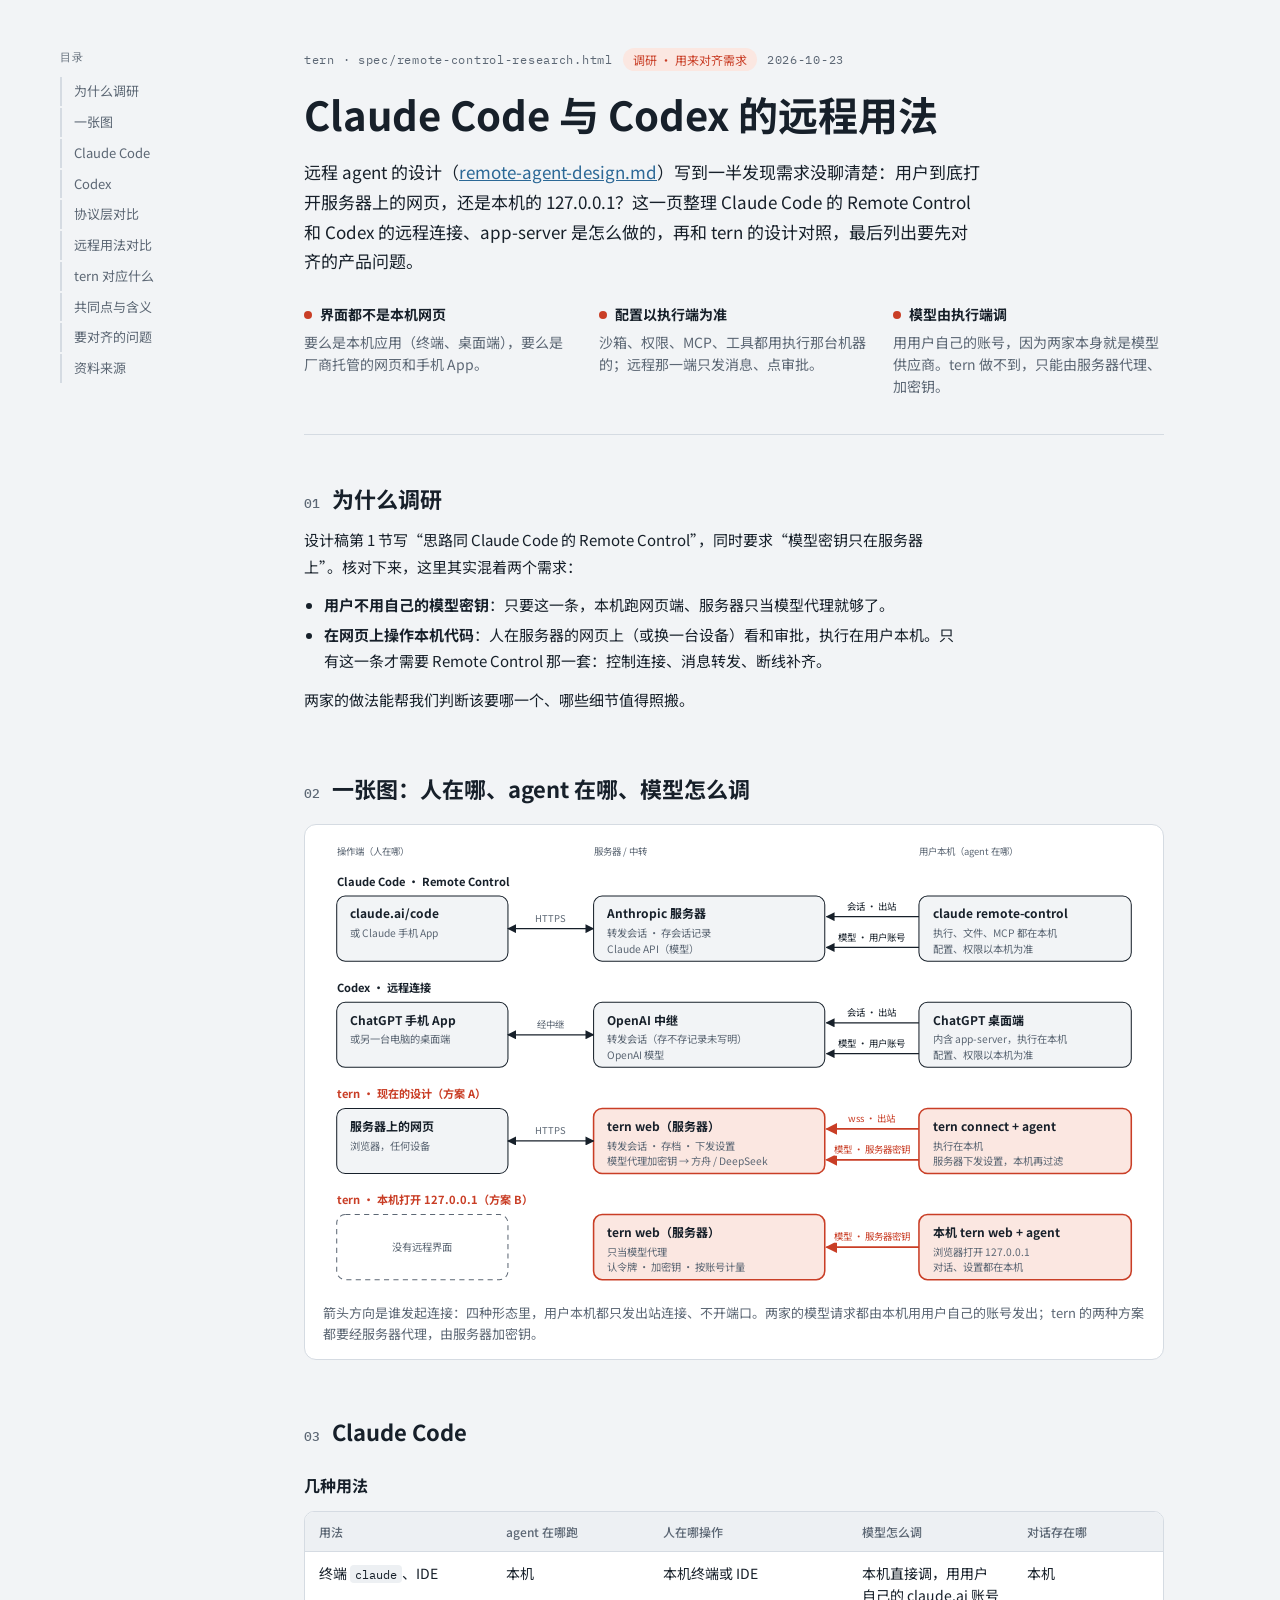
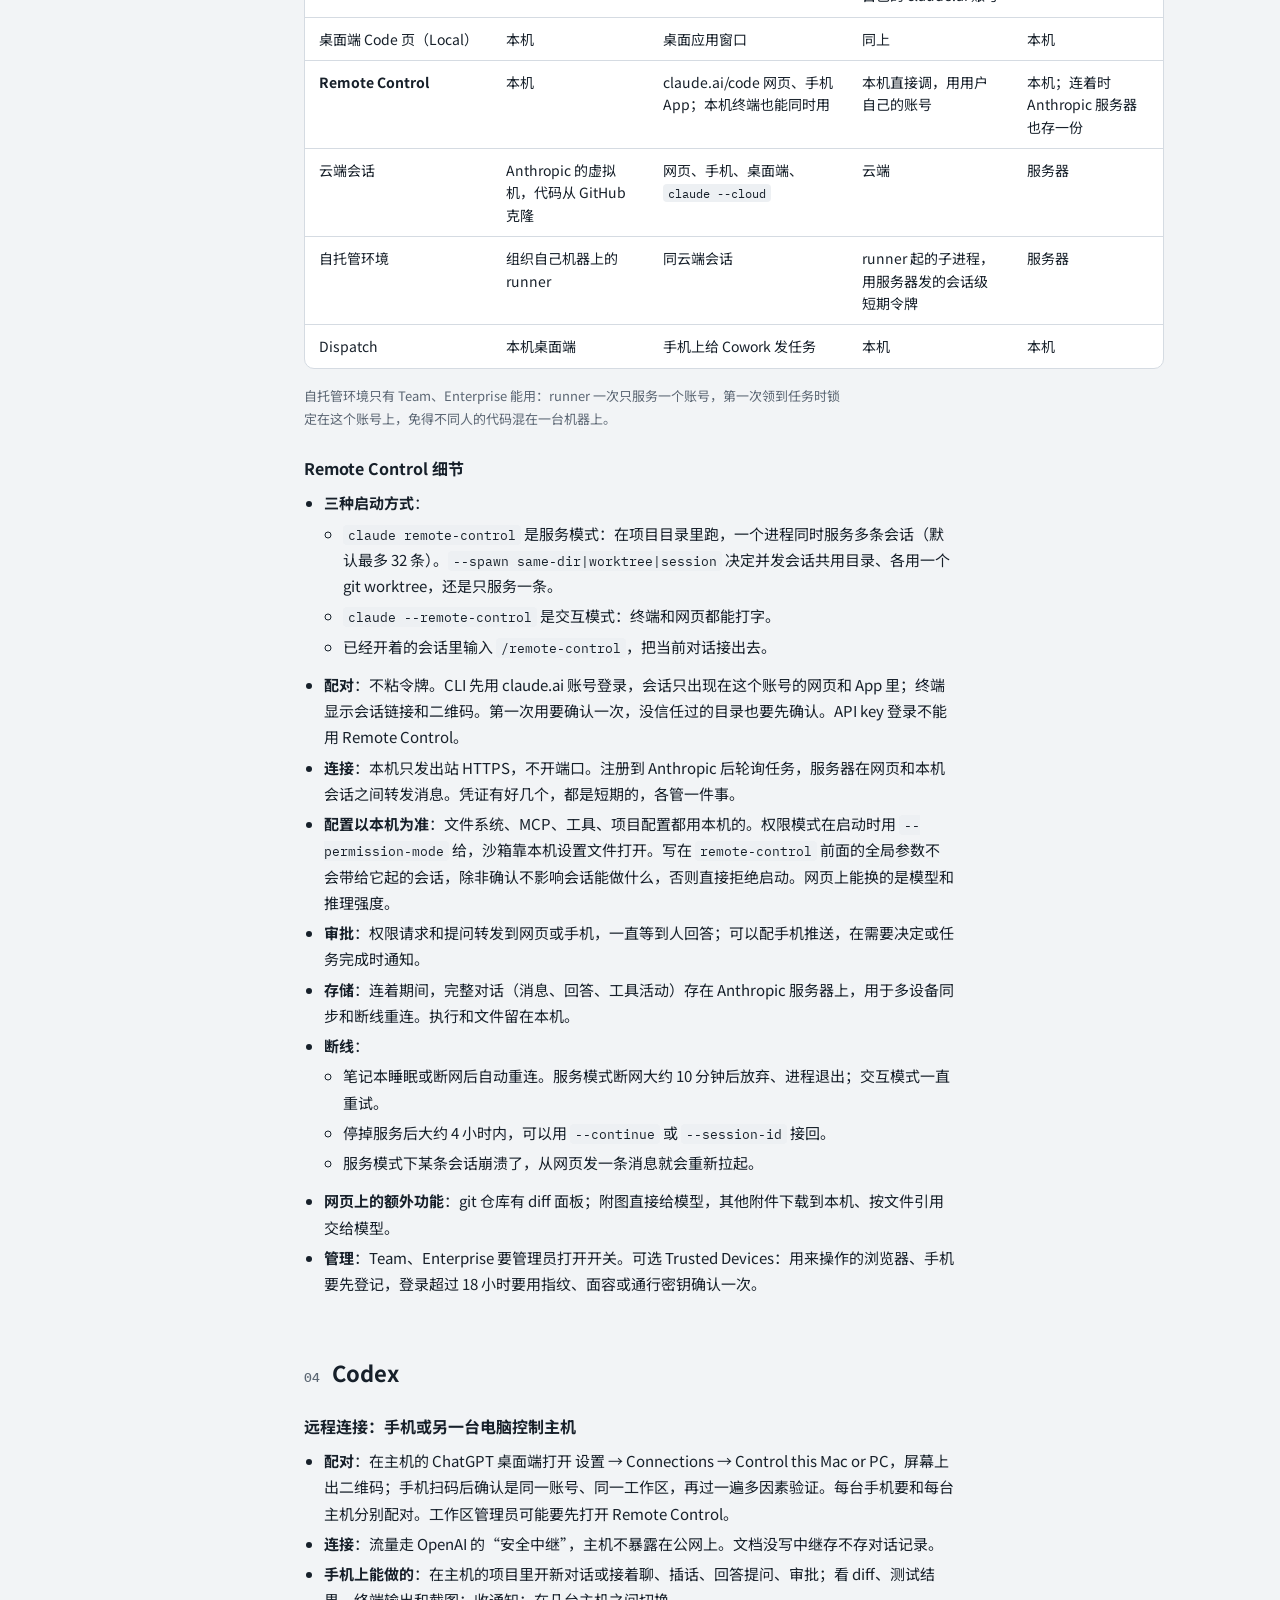
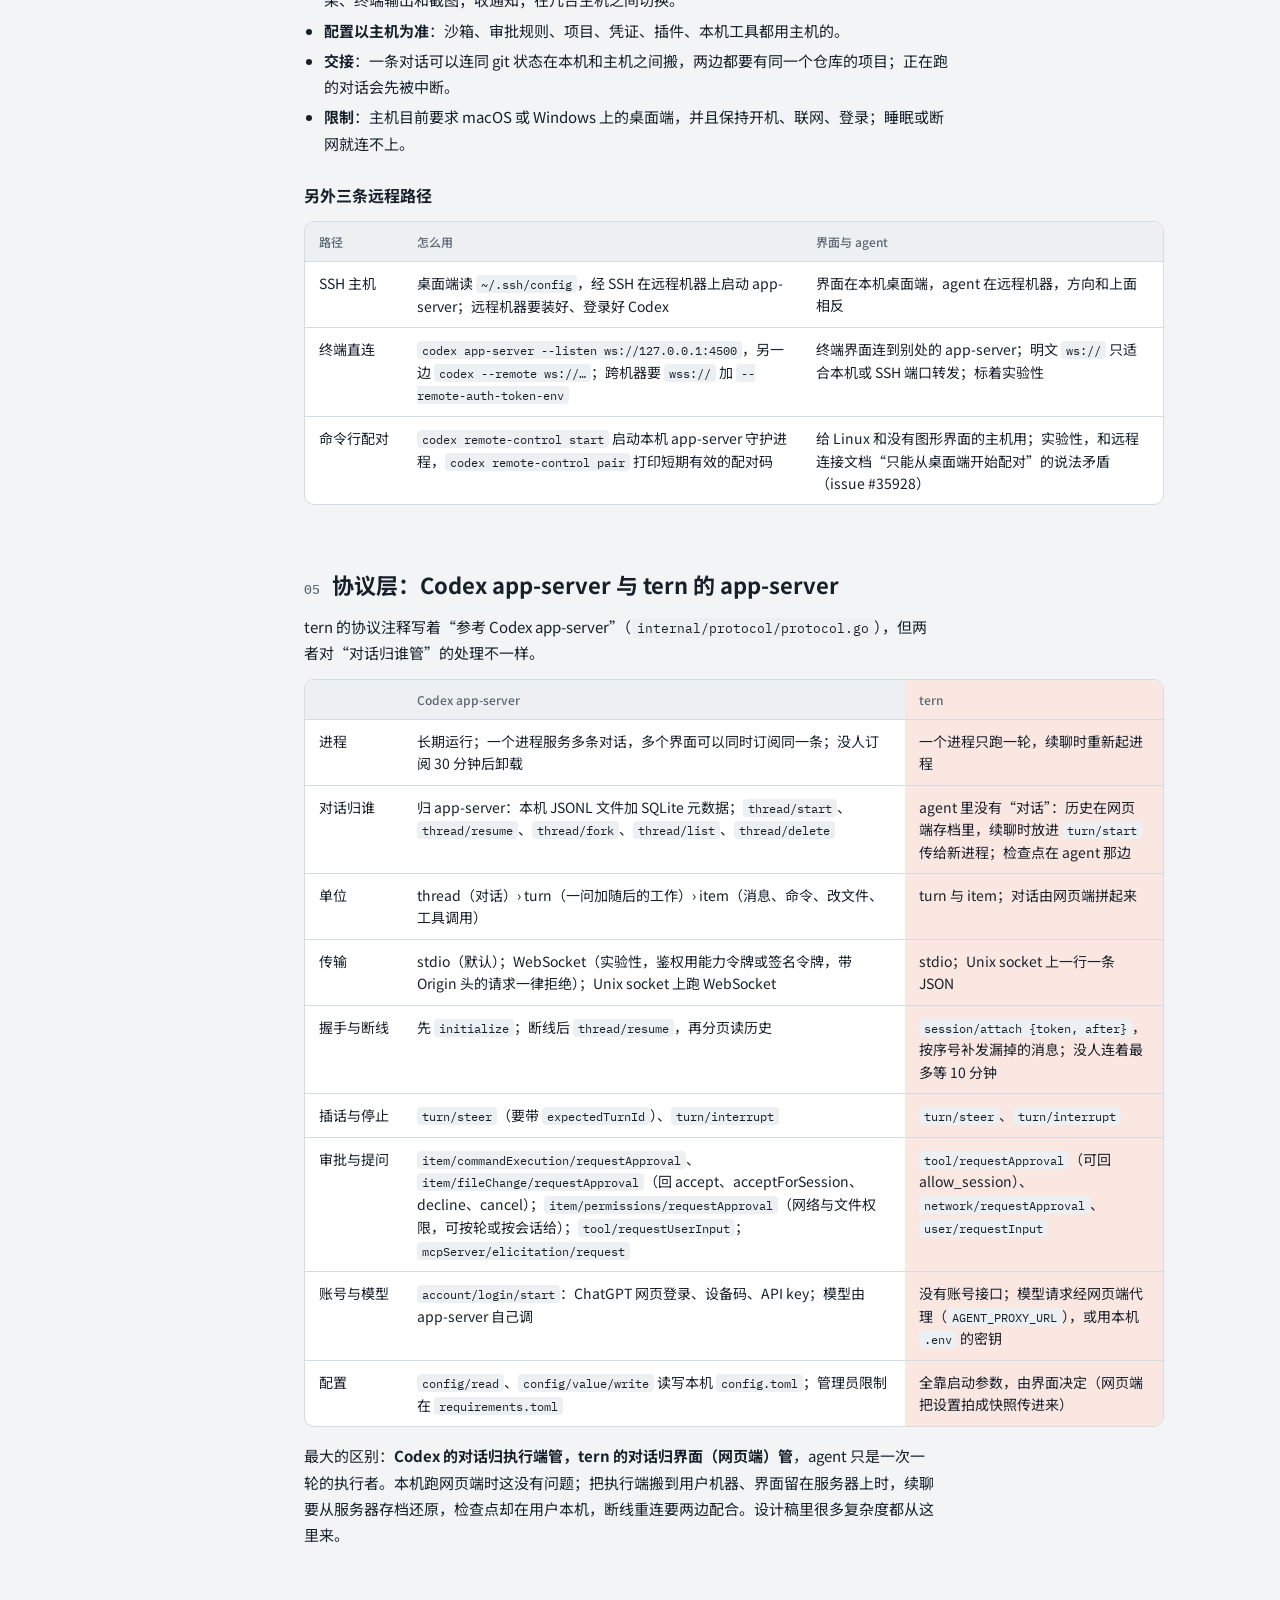
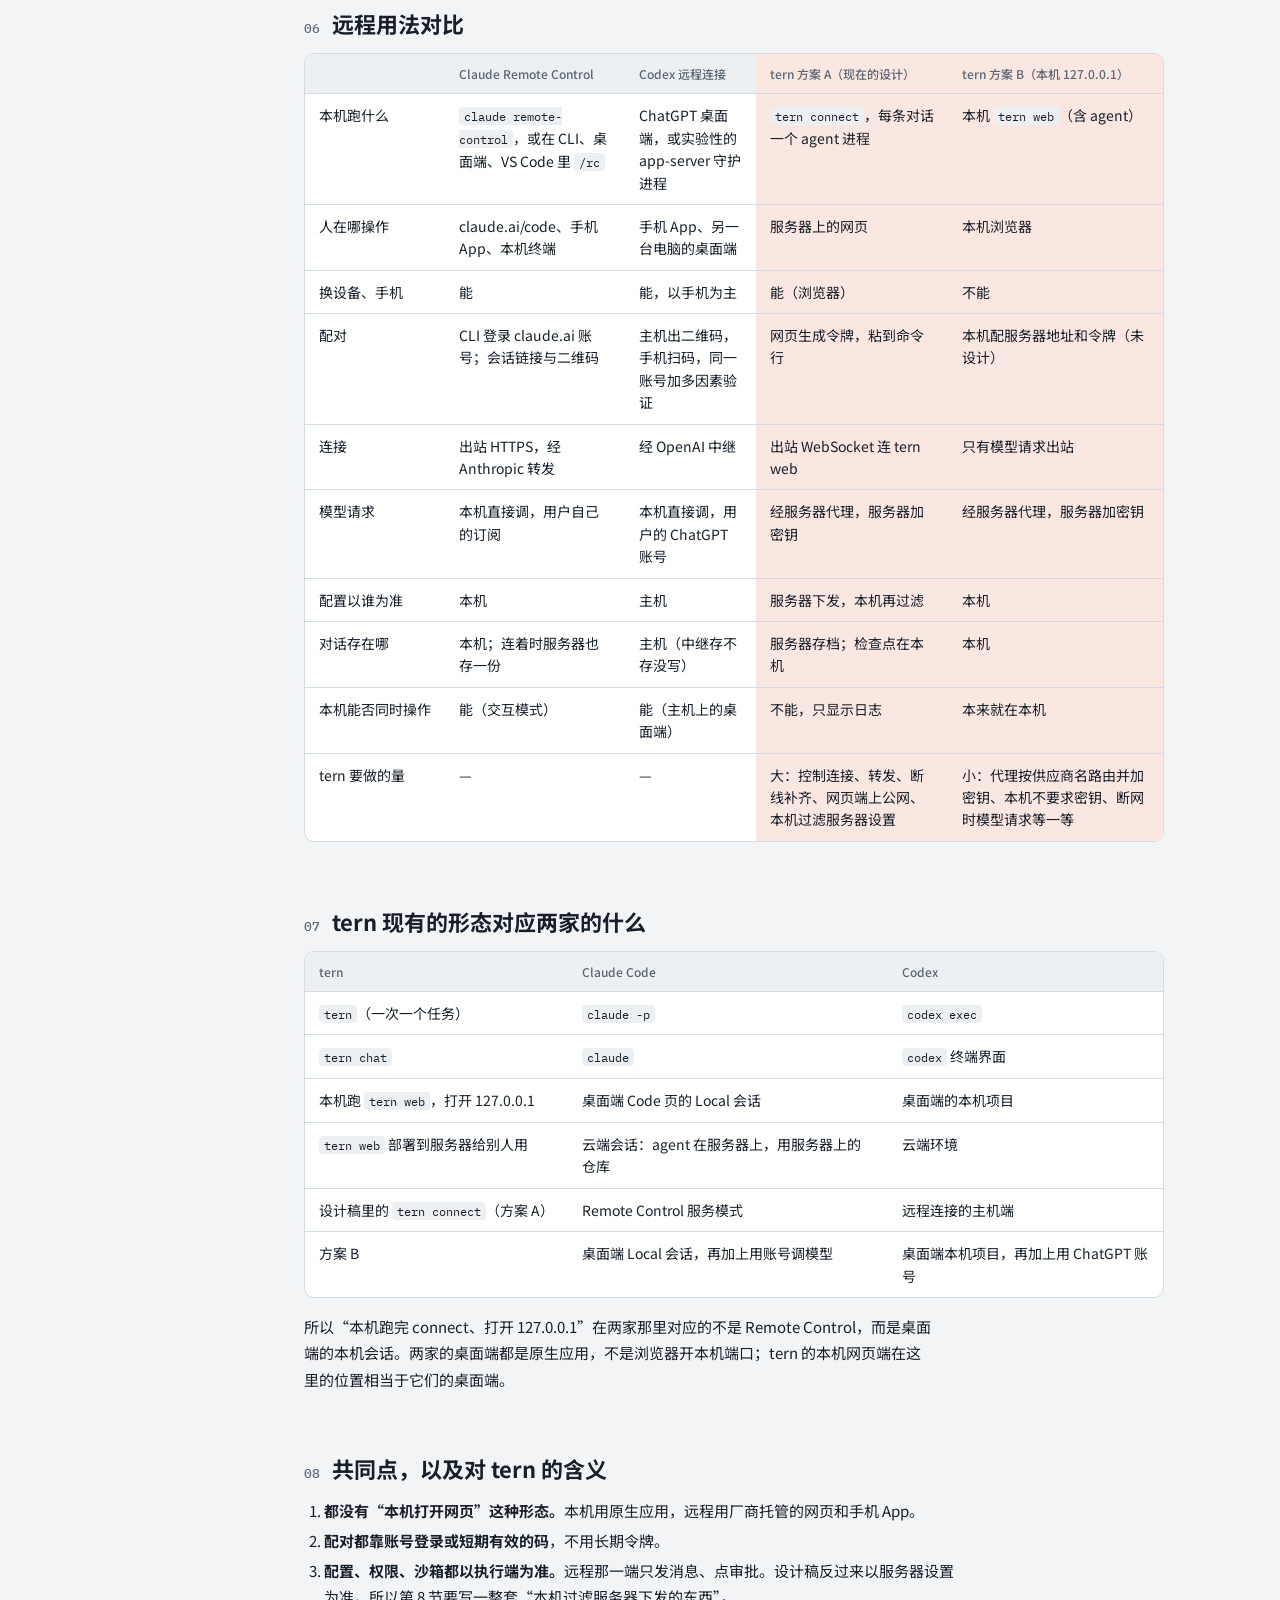
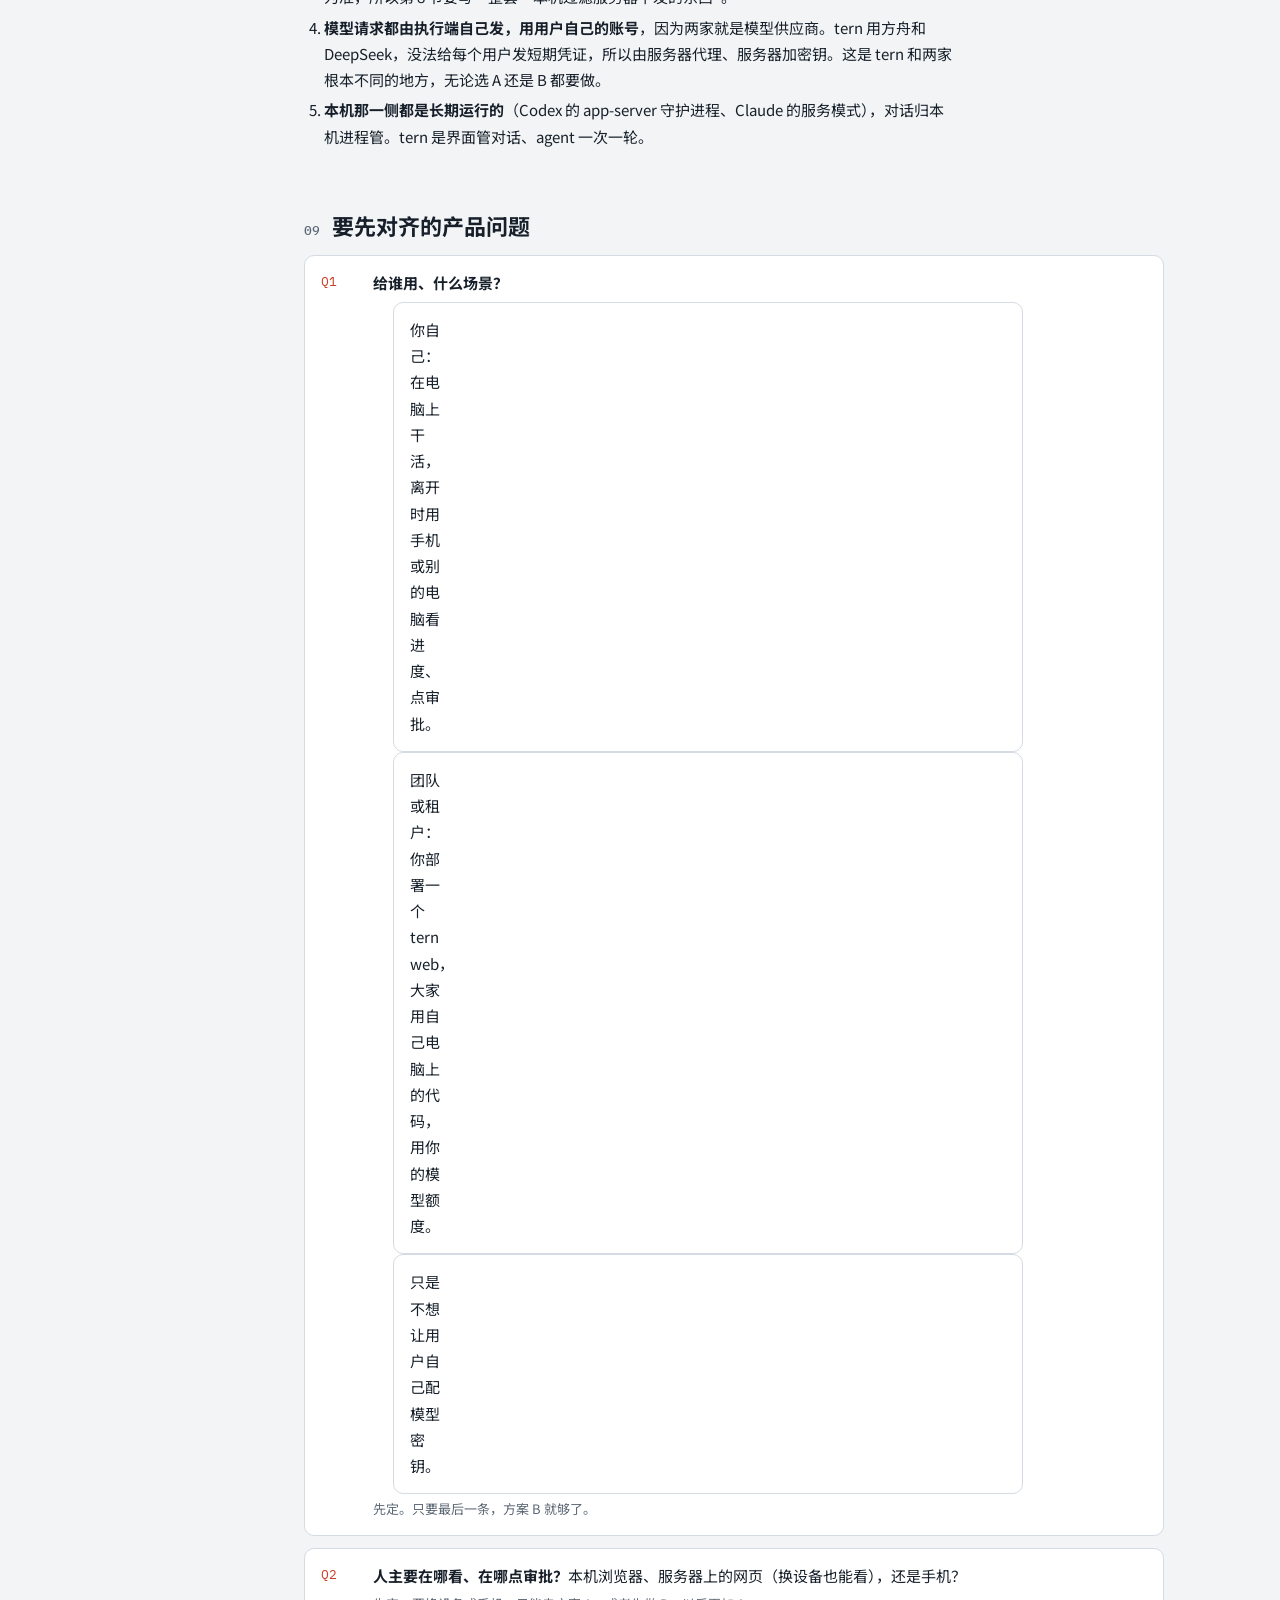
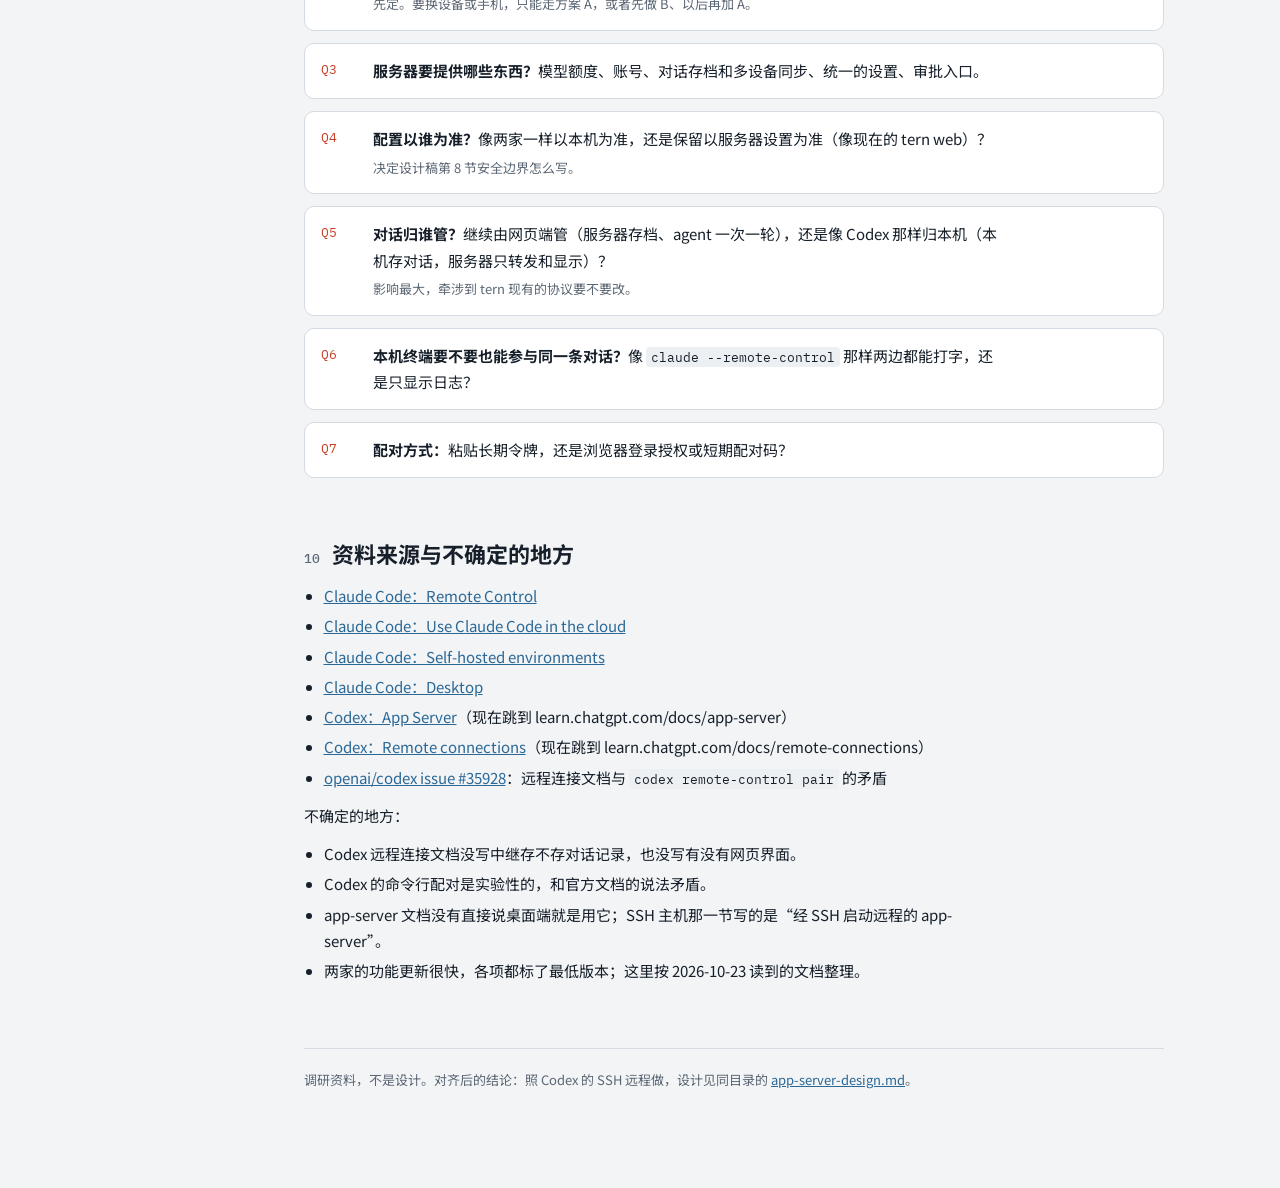
<file: spec/remote-control-research.html>
<!doctype html>
<html lang="zh-CN">
<head>
<meta charset="utf-8">
<meta name="viewport" content="width=device-width, initial-scale=1">
<title>调研：Claude Code 与 Codex 的远程用法</title>
<link rel="preconnect" href="https://fonts.googleapis.com">
<link rel="preconnect" href="https://fonts.gstatic.com" crossorigin>
<link rel="stylesheet" href="https://fonts.googleapis.com/css2?family=IBM+Plex+Mono:wght@400;500&family=Noto+Sans+SC:wght@400;500;700&display=swap">
<style>
/* 与 remote-agent.html 同一套样式：左侧目录 + 单栏正文；红橙只标 tern 自己的方案。 */
:root {
  --bg: #f2f4f6;
  --surface: #ffffff;
  --ink: #17202a;
  --muted: #5c6774;
  --line: #d5dbe2;
  --accent: #c93e26;
  --accent-soft: #fbe7e1;
  --blue: #2b6896;
  --blue-soft: #e2edf6;
  --code-bg: #edf0f3;
  --font-body: "Noto Sans SC", "PingFang SC", "Hiragino Sans GB", "Microsoft YaHei", system-ui, sans-serif;
  --font-mono: "IBM Plex Mono", ui-monospace, "SFMono-Regular", Menlo, Consolas, monospace;
  color-scheme: light;
}
@media (prefers-color-scheme: dark) {
  :root:not([data-theme="light"]) {
    --bg: #0d1217; --surface: #151c23; --ink: #e3e8ed; --muted: #96a2ae; --line: #2a343f;
    --accent: #ff6b4e; --accent-soft: #3a1d17; --blue: #7ab4df; --blue-soft: #15283a; --code-bg: #1b232c;
    color-scheme: dark;
  }
}
:root[data-theme="dark"] {
  --bg: #0d1217; --surface: #151c23; --ink: #e3e8ed; --muted: #96a2ae; --line: #2a343f;
  --accent: #ff6b4e; --accent-soft: #3a1d17; --blue: #7ab4df; --blue-soft: #15283a; --code-bg: #1b232c;
  color-scheme: dark;
}

body {
  margin: 0;
  background: var(--bg);
  color: var(--ink);
  font-family: var(--font-body);
  font-size: 15px;
  line-height: 1.75;
  padding-left: max(16px, env(safe-area-inset-left, 0px));
  padding-right: max(16px, env(safe-area-inset-right, 0px));
}
.wrap {
  max-width: 1160px;
  margin: 0 auto;
  padding-block: 48px 96px;
  display: grid;
  grid-template-columns: 188px minmax(0, 1fr);
  gap: 56px;
}
nav.toc {
  position: sticky;
  top: calc(env(safe-area-inset-top, 0px) + 32px);
  align-self: start;
  font-size: 13px;
  display: grid;
  gap: 2px;
}
nav.toc .toc-label {
  font-family: var(--font-mono);
  font-size: 11px;
  letter-spacing: 0.08em;
  text-transform: uppercase;
  color: var(--muted);
  margin-bottom: 8px;
}
nav.toc a {
  color: var(--muted);
  text-decoration: none;
  padding: 3px 0 3px 12px;
  border-left: 2px solid var(--line);
}
nav.toc a:hover, nav.toc a:focus-visible { color: var(--ink); border-left-color: var(--accent); outline: none; }
main { min-width: 0; max-width: 860px; }

header.hero { display: grid; gap: 18px; padding-bottom: 36px; border-bottom: 1px solid var(--line); }
.eyebrow {
  font-family: var(--font-mono);
  font-size: 12px;
  letter-spacing: 0.06em;
  color: var(--muted);
  display: flex;
  flex-wrap: wrap;
  gap: 10px;
  align-items: center;
}
.status {
  font-family: var(--font-body);
  font-size: 12px;
  letter-spacing: 0;
  color: var(--accent);
  background: var(--accent-soft);
  border-radius: 999px;
  padding: 1px 10px;
}
h1 {
  font-size: clamp(28px, 4.4vw, 40px);
  line-height: 1.25;
  font-weight: 700;
  margin: 0;
  text-wrap: balance;
}
.lede { font-size: 17px; margin: 0; max-width: 40em; }
.facts {
  display: grid;
  grid-template-columns: repeat(3, minmax(0, 1fr));
  gap: 24px;
  margin: 8px 0 0;
}
.facts div { display: grid; gap: 4px; align-content: start; }
.facts dt { font-weight: 700; font-size: 14px; }
.facts dd { margin: 0; color: var(--muted); font-size: 14px; line-height: 1.6; }
.facts dt::before { content: ""; display: inline-block; width: 8px; height: 8px; border-radius: 50%; background: var(--accent); margin-right: 8px; vertical-align: 1px; }

section { padding-top: 48px; }
section h2 {
  font-size: 22px;
  line-height: 1.4;
  margin: 0 0 14px;
  display: flex;
  gap: 12px;
  align-items: baseline;
  text-wrap: balance;
}
section h2 .no { font-family: var(--font-mono); font-size: 13px; font-weight: 500; color: var(--muted); }
h3 { font-size: 16px; margin: 24px 0 8px; }
p { margin: 0 0 12px; max-width: 42em; }
ul, ol { margin: 0 0 12px; padding-left: 1.3em; max-width: 42em; }
li { margin: 4px 0; }
code, .mono { font-family: var(--font-mono); font-size: 0.88em; }
:not(pre) > code { background: var(--code-bg); border-radius: 4px; padding: 1px 5px; overflow-wrap: anywhere; }
a { color: var(--blue); }
strong { font-weight: 700; }

pre.term {
  background: var(--ink);
  color: var(--bg);
  border-radius: 10px;
  padding: 16px 18px;
  font-family: var(--font-mono);
  font-size: 12.5px;
  line-height: 1.7;
  overflow-x: auto;
  margin: 16px 0;
}
pre.term .p { color: var(--accent); }
pre.term .c { opacity: 0.62; }
.note { font-size: 13px; color: var(--muted); }

figure { margin: 20px 0 8px; background: var(--surface); border: 1px solid var(--line); border-radius: 12px; padding: 18px 18px 14px; }
figure .scroll { overflow-x: auto; }
figure svg { display: block; width: 100%; height: auto; min-width: 640px; }
figcaption { font-size: 13px; color: var(--muted); margin-top: 10px; line-height: 1.6; }

.dg { color: var(--ink); font-family: var(--font-body); }
.dg text { fill: currentColor; font-size: 12px; }
.dg .t-title { font-size: 14px; font-weight: 700; }
.dg .t-label { font-size: 13px; font-weight: 700; }
.dg .t-muted { fill: var(--muted); }
.dg .t-small { font-size: 11px; }
.dg .t-accent { fill: var(--accent); }
.dg .halo { paint-order: stroke; stroke: var(--surface); stroke-width: 5px; stroke-linejoin: round; }
.dg .box { fill: var(--bg); stroke: currentColor; stroke-width: 1.2; }
.dg .box-new { fill: var(--accent-soft); stroke: var(--accent); stroke-width: 1.8; }
.dg .zone { fill: none; stroke: var(--muted); stroke-width: 1.2; stroke-dasharray: 6 5; }
.dg .edge { fill: none; stroke: currentColor; stroke-width: 1.5; }
.dg .edge-new { fill: none; stroke: var(--accent); stroke-width: 2; }
.dg .mk { fill: currentColor; }
.dg .mk-new { fill: var(--accent); }

.tbl { overflow-x: auto; margin: 12px 0 16px; border: 1px solid var(--line); border-radius: 10px; background: var(--surface); }
table { border-collapse: collapse; width: 100%; font-size: 14px; line-height: 1.6; }
th, td { text-align: left; vertical-align: top; padding: 10px 14px; border-bottom: 1px solid var(--line); }
tr:last-child td { border-bottom: 0; }
th { font-size: 12px; font-weight: 500; color: var(--muted); background: var(--code-bg); white-space: nowrap; }
td:first-child { white-space: nowrap; }
table.wide { min-width: 760px; }
th.ours, td.ours { background: var(--accent-soft); }
.chip { display: inline-block; font-size: 12px; line-height: 1.6; padding: 0 9px; border-radius: 999px; white-space: nowrap; }
.chip.p1 { color: var(--accent); background: var(--accent-soft); }
.chip.no { color: var(--muted); border: 1px dashed var(--line); }

.split { display: grid; grid-template-columns: repeat(2, minmax(0, 1fr)); gap: 16px; margin: 12px 0; }
.split > div { background: var(--surface); border: 1px solid var(--line); border-radius: 10px; padding: 14px 16px; min-width: 0; }
.split h3 { margin-top: 0; }
.split p:last-child, .split ul:last-child { margin-bottom: 0; }

.questions { list-style: none; padding: 0; display: grid; gap: 12px; max-width: none; }
.questions li { margin: 0; display: grid; grid-template-columns: 40px minmax(0, 1fr); gap: 12px; background: var(--surface); border: 1px solid var(--line); border-radius: 10px; padding: 14px 16px; }
.questions .qn { font-family: var(--font-mono); font-size: 13px; color: var(--accent); padding-top: 1px; }
.questions p { margin: 0; }
.questions ul { margin: 6px 0 0; }
.questions .lean { color: var(--muted); font-size: 13px; margin-top: 4px; }

footer { margin-top: 64px; padding-top: 20px; border-top: 1px solid var(--line); font-size: 13px; color: var(--muted); }

@media (max-width: 980px) {
  .wrap { grid-template-columns: minmax(0, 1fr); gap: 0; padding-block: 32px 72px; }
  nav.toc { display: none; }
}
@media (max-width: 640px) {
  body { font-size: 14.5px; }
  .facts, .split { grid-template-columns: minmax(0, 1fr); }
  .lede { font-size: 16px; }
  figure { padding: 14px 12px 12px; }
  td:first-child { white-space: normal; }
}
html { scroll-behavior: smooth; }
@media (prefers-reduced-motion: reduce) { html { scroll-behavior: auto; } }
section[id], header[id] { scroll-margin-top: 24px; }
</style>
</head>
<body>
<div class="wrap">
  <nav class="toc" aria-label="目录">
    <div class="toc-label">目录</div>
    <a href="#why">为什么调研</a>
    <a href="#picture">一张图</a>
    <a href="#claude">Claude Code</a>
    <a href="#codex">Codex</a>
    <a href="#protocol">协议层对比</a>
    <a href="#compare">远程用法对比</a>
    <a href="#mapping">tern 对应什么</a>
    <a href="#common">共同点与含义</a>
    <a href="#questions">要对齐的问题</a>
    <a href="#sources">资料来源</a>
  </nav>

  <main>
    <header class="hero" id="top">
      <div class="eyebrow"><span>tern · spec/remote-control-research.html</span><span class="status">调研 · 用来对齐需求</span><span>2026-10-23</span></div>
      <h1>Claude Code 与 Codex 的远程用法</h1>
      <p class="lede">远程 agent 的设计（<a href="remote-agent-design.md">remote-agent-design.md</a>）写到一半发现需求没聊清楚：用户到底打开服务器上的网页，还是本机的 127.0.0.1？这一页整理 Claude Code 的 Remote Control 和 Codex 的远程连接、app-server 是怎么做的，再和 tern 的设计对照，最后列出要先对齐的产品问题。</p>
      <dl class="facts">
        <div><dt>界面都不是本机网页</dt><dd>要么是本机应用（终端、桌面端），要么是厂商托管的网页和手机 App。</dd></div>
        <div><dt>配置以执行端为准</dt><dd>沙箱、权限、MCP、工具都用执行那台机器的；远程那一端只发消息、点审批。</dd></div>
        <div><dt>模型由执行端调</dt><dd>用用户自己的账号，因为两家本身就是模型供应商。tern 做不到，只能由服务器代理、加密钥。</dd></div>
      </dl>
    </header>

    <section id="why">
      <h2><span class="no">01</span>为什么调研</h2>
      <p>设计稿第 1 节写“思路同 Claude Code 的 Remote Control”，同时要求“模型密钥只在服务器上”。核对下来，这里其实混着两个需求：</p>
      <ul>
        <li><strong>用户不用自己的模型密钥</strong>：只要这一条，本机跑网页端、服务器只当模型代理就够了。</li>
        <li><strong>在网页上操作本机代码</strong>：人在服务器的网页上（或换一台设备）看和审批，执行在用户本机。只有这一条才需要 Remote Control 那一套：控制连接、消息转发、断线补齐。</li>
      </ul>
      <p>两家的做法能帮我们判断该要哪一个、哪些细节值得照搬。</p>
    </section>

    <section id="picture">
      <h2><span class="no">02</span>一张图：人在哪、agent 在哪、模型怎么调</h2>
      <figure>
        <div class="scroll">
          <svg class="dg" viewBox="0 0 960 526" role="img" aria-label="四种形态对比。Claude Remote Control 与 Codex 远程连接：人在网页或手机上，经厂商服务器转发到用户本机，本机向外连接，模型由本机用用户自己的账号调用。tern 现在的设计：人在服务器网页上，本机的连接器向外连 tern web，模型请求经 tern web 代理、由服务器加密钥。方案 B：没有远程界面，本机运行 tern web 和 agent，只有模型请求经服务器代理。">
            <defs>
              <marker id="r-arrow" viewBox="0 0 10 10" refX="9" refY="5" markerWidth="7" markerHeight="7" orient="auto-start-reverse"><path class="mk" d="M0,0 L10,5 L0,10 z"/></marker>
              <marker id="r-arrow-new" viewBox="0 0 10 10" refX="9" refY="5" markerWidth="7" markerHeight="7" orient="auto-start-reverse"><path class="mk-new" d="M0,0 L10,5 L0,10 z"/></marker>
            </defs>
            <text class="t-small t-muted" x="16" y="14">操作端（人在哪）</text>
            <text class="t-small t-muted" x="316" y="14">服务器 / 中转</text>
            <text class="t-small t-muted" x="696" y="14">用户本机（agent 在哪）</text>
            <g transform="translate(0,26)">
              <!-- Claude Remote Control -->
              <text class="t-label" x="16" y="24">Claude Code · Remote Control</text>
              <rect class="box" x="16" y="36" width="200" height="76" rx="10"/>
              <text class="t-title" x="32" y="62">claude.ai/code</text>
              <text class="t-muted" x="32" y="84">或 Claude 手机 App</text>
              <rect class="box" x="316" y="36" width="270" height="76" rx="10"/>
              <text class="t-title" x="332" y="62">Anthropic 服务器</text>
              <text class="t-muted" x="332" y="84">转发会话 · 存会话记录</text>
              <text class="t-muted" x="332" y="102">Claude API（模型）</text>
              <rect class="box" x="696" y="36" width="248" height="76" rx="10"/>
              <text class="t-title" x="712" y="62">claude remote-control</text>
              <text class="t-muted" x="712" y="84">执行、文件、MCP 都在本机</text>
              <text class="t-muted" x="712" y="102">配置、权限以本机为准</text>
              <line class="edge" x1="216" y1="74" x2="316" y2="74" marker-start="url(#r-arrow)" marker-end="url(#r-arrow)"/>
              <text class="t-small t-muted halo" x="266" y="66" text-anchor="middle">HTTPS</text>
              <line class="edge" x1="696" y1="60" x2="588" y2="60" marker-end="url(#r-arrow)"/>
              <text class="t-small halo" x="641" y="52" text-anchor="middle">会话 · 出站</text>
              <line class="edge" x1="696" y1="96" x2="588" y2="96" marker-end="url(#r-arrow)"/>
              <text class="t-small halo" x="641" y="88" text-anchor="middle">模型 · 用户账号</text>

              <!-- Codex 远程连接 -->
              <text class="t-label" x="16" y="148">Codex · 远程连接</text>
              <rect class="box" x="16" y="160" width="200" height="76" rx="10"/>
              <text class="t-title" x="32" y="186">ChatGPT 手机 App</text>
              <text class="t-muted" x="32" y="208">或另一台电脑的桌面端</text>
              <rect class="box" x="316" y="160" width="270" height="76" rx="10"/>
              <text class="t-title" x="332" y="186">OpenAI 中继</text>
              <text class="t-muted" x="332" y="208">转发会话（存不存记录未写明）</text>
              <text class="t-muted" x="332" y="226">OpenAI 模型</text>
              <rect class="box" x="696" y="160" width="248" height="76" rx="10"/>
              <text class="t-title" x="712" y="186">ChatGPT 桌面端</text>
              <text class="t-muted" x="712" y="208">内含 app-server，执行在本机</text>
              <text class="t-muted" x="712" y="226">配置、权限以本机为准</text>
              <line class="edge" x1="216" y1="198" x2="316" y2="198" marker-start="url(#r-arrow)" marker-end="url(#r-arrow)"/>
              <text class="t-small t-muted halo" x="266" y="190" text-anchor="middle">经中继</text>
              <line class="edge" x1="696" y1="184" x2="588" y2="184" marker-end="url(#r-arrow)"/>
              <text class="t-small halo" x="641" y="176" text-anchor="middle">会话 · 出站</text>
              <line class="edge" x1="696" y1="220" x2="588" y2="220" marker-end="url(#r-arrow)"/>
              <text class="t-small halo" x="641" y="212" text-anchor="middle">模型 · 用户账号</text>

              <!-- tern 方案 A -->
              <text class="t-label t-accent" x="16" y="272">tern · 现在的设计（方案 A）</text>
              <rect class="box" x="16" y="284" width="200" height="76" rx="10"/>
              <text class="t-title" x="32" y="310">服务器上的网页</text>
              <text class="t-muted" x="32" y="332">浏览器，任何设备</text>
              <rect class="box-new" x="316" y="284" width="270" height="76" rx="10"/>
              <text class="t-title" x="332" y="310">tern web（服务器）</text>
              <text class="t-muted" x="332" y="332">转发会话 · 存档 · 下发设置</text>
              <text class="t-muted" x="332" y="350">模型代理加密钥 → 方舟 / DeepSeek</text>
              <rect class="box-new" x="696" y="284" width="248" height="76" rx="10"/>
              <text class="t-title" x="712" y="310">tern connect + agent</text>
              <text class="t-muted" x="712" y="332">执行在本机</text>
              <text class="t-muted" x="712" y="350">服务器下发设置，本机再过滤</text>
              <line class="edge" x1="216" y1="322" x2="316" y2="322" marker-start="url(#r-arrow)" marker-end="url(#r-arrow)"/>
              <text class="t-small t-muted halo" x="266" y="314" text-anchor="middle">HTTPS</text>
              <line class="edge-new" x1="696" y1="308" x2="588" y2="308" marker-end="url(#r-arrow-new)"/>
              <text class="t-small t-accent halo" x="641" y="300" text-anchor="middle">wss · 出站</text>
              <line class="edge-new" x1="696" y1="344" x2="588" y2="344" marker-end="url(#r-arrow-new)"/>
              <text class="t-small t-accent halo" x="641" y="336" text-anchor="middle">模型 · 服务器密钥</text>

              <!-- tern 方案 B -->
              <text class="t-label t-accent" x="16" y="396">tern · 本机打开 127.0.0.1（方案 B）</text>
              <rect class="zone" x="16" y="408" width="200" height="76" rx="10"/>
              <text class="t-muted" x="116" y="451" text-anchor="middle">没有远程界面</text>
              <rect class="box-new" x="316" y="408" width="270" height="76" rx="10"/>
              <text class="t-title" x="332" y="434">tern web（服务器）</text>
              <text class="t-muted" x="332" y="456">只当模型代理</text>
              <text class="t-muted" x="332" y="474">认令牌 · 加密钥 · 按账号计量</text>
              <rect class="box-new" x="696" y="408" width="248" height="76" rx="10"/>
              <text class="t-title" x="712" y="434">本机 tern web + agent</text>
              <text class="t-muted" x="712" y="456">浏览器打开 127.0.0.1</text>
              <text class="t-muted" x="712" y="474">对话、设置都在本机</text>
              <line class="edge-new" x1="696" y1="446" x2="588" y2="446" marker-end="url(#r-arrow-new)"/>
              <text class="t-small t-accent halo" x="641" y="438" text-anchor="middle">模型 · 服务器密钥</text>
            </g>
          </svg>
        </div>
        <figcaption>箭头方向是谁发起连接：四种形态里，用户本机都只发出站连接、不开端口。两家的模型请求都由本机用用户自己的账号发出；tern 的两种方案都要经服务器代理，由服务器加密钥。</figcaption>
      </figure>
    </section>

    <section id="claude">
      <h2><span class="no">03</span>Claude Code</h2>
      <h3>几种用法</h3>
      <div class="tbl">
        <table class="wide">
          <thead><tr><th>用法</th><th>agent 在哪跑</th><th>人在哪操作</th><th>模型怎么调</th><th>对话存在哪</th></tr></thead>
          <tbody>
            <tr><td>终端 <code>claude</code>、IDE</td><td>本机</td><td>本机终端或 IDE</td><td>本机直接调，用用户自己的 claude.ai 账号</td><td>本机</td></tr>
            <tr><td>桌面端 Code 页（Local）</td><td>本机</td><td>桌面应用窗口</td><td>同上</td><td>本机</td></tr>
            <tr><td><strong>Remote Control</strong></td><td>本机</td><td>claude.ai/code 网页、手机 App；本机终端也能同时用</td><td>本机直接调，用用户自己的账号</td><td>本机；连着时 Anthropic 服务器也存一份</td></tr>
            <tr><td>云端会话</td><td>Anthropic 的虚拟机，代码从 GitHub 克隆</td><td>网页、手机、桌面端、<code>claude --cloud</code></td><td>云端</td><td>服务器</td></tr>
            <tr><td>自托管环境</td><td>组织自己机器上的 runner</td><td>同云端会话</td><td>runner 起的子进程，用服务器发的会话级短期令牌</td><td>服务器</td></tr>
            <tr><td>Dispatch</td><td>本机桌面端</td><td>手机上给 Cowork 发任务</td><td>本机</td><td>本机</td></tr>
          </tbody>
        </table>
      </div>
      <p class="note">自托管环境只有 Team、Enterprise 能用：runner 一次只服务一个账号，第一次领到任务时锁定在这个账号上，免得不同人的代码混在一台机器上。</p>

      <h3>Remote Control 细节</h3>
      <ul>
        <li><strong>三种启动方式</strong>：
          <ul>
            <li><code>claude remote-control</code> 是服务模式：在项目目录里跑，一个进程同时服务多条会话（默认最多 32 条）。<code>--spawn same-dir|worktree|session</code> 决定并发会话共用目录、各用一个 git worktree，还是只服务一条。</li>
            <li><code>claude --remote-control</code> 是交互模式：终端和网页都能打字。</li>
            <li>已经开着的会话里输入 <code>/remote-control</code>，把当前对话接出去。</li>
          </ul>
        </li>
        <li><strong>配对</strong>：不粘令牌。CLI 先用 claude.ai 账号登录，会话只出现在这个账号的网页和 App 里；终端显示会话链接和二维码。第一次用要确认一次，没信任过的目录也要先确认。API key 登录不能用 Remote Control。</li>
        <li><strong>连接</strong>：本机只发出站 HTTPS，不开端口。注册到 Anthropic 后轮询任务，服务器在网页和本机会话之间转发消息。凭证有好几个，都是短期的，各管一件事。</li>
        <li><strong>配置以本机为准</strong>：文件系统、MCP、工具、项目配置都用本机的。权限模式在启动时用 <code>--permission-mode</code> 给，沙箱靠本机设置文件打开。写在 <code>remote-control</code> 前面的全局参数不会带给它起的会话，除非确认不影响会话能做什么，否则直接拒绝启动。网页上能换的是模型和推理强度。</li>
        <li><strong>审批</strong>：权限请求和提问转发到网页或手机，一直等到人回答；可以配手机推送，在需要决定或任务完成时通知。</li>
        <li><strong>存储</strong>：连着期间，完整对话（消息、回答、工具活动）存在 Anthropic 服务器上，用于多设备同步和断线重连。执行和文件留在本机。</li>
        <li><strong>断线</strong>：
          <ul>
            <li>笔记本睡眠或断网后自动重连。服务模式断网大约 10 分钟后放弃、进程退出；交互模式一直重试。</li>
            <li>停掉服务后大约 4 小时内，可以用 <code>--continue</code> 或 <code>--session-id</code> 接回。</li>
            <li>服务模式下某条会话崩溃了，从网页发一条消息就会重新拉起。</li>
          </ul>
        </li>
        <li><strong>网页上的额外功能</strong>：git 仓库有 diff 面板；附图直接给模型，其他附件下载到本机、按文件引用交给模型。</li>
        <li><strong>管理</strong>：Team、Enterprise 要管理员打开开关。可选 Trusted Devices：用来操作的浏览器、手机要先登记，登录超过 18 小时要用指纹、面容或通行密钥确认一次。</li>
      </ul>
    </section>

    <section id="codex">
      <h2><span class="no">04</span>Codex</h2>
      <h3>远程连接：手机或另一台电脑控制主机</h3>
      <ul>
        <li><strong>配对</strong>：在主机的 ChatGPT 桌面端打开 设置 → Connections → Control this Mac or PC，屏幕上出二维码；手机扫码后确认是同一账号、同一工作区，再过一遍多因素验证。每台手机要和每台主机分别配对。工作区管理员可能要先打开 Remote Control。</li>
        <li><strong>连接</strong>：流量走 OpenAI 的“安全中继”，主机不暴露在公网上。文档没写中继存不存对话记录。</li>
        <li><strong>手机上能做的</strong>：在主机的项目里开新对话或接着聊、插话、回答提问、审批；看 diff、测试结果、终端输出和截图；收通知；在几台主机之间切换。</li>
        <li><strong>配置以主机为准</strong>：沙箱、审批规则、项目、凭证、插件、本机工具都用主机的。</li>
        <li><strong>交接</strong>：一条对话可以连同 git 状态在本机和主机之间搬，两边都要有同一个仓库的项目；正在跑的对话会先被中断。</li>
        <li><strong>限制</strong>：主机目前要求 macOS 或 Windows 上的桌面端，并且保持开机、联网、登录；睡眠或断网就连不上。</li>
      </ul>

      <h3>另外三条远程路径</h3>
      <div class="tbl">
        <table class="wide">
          <thead><tr><th>路径</th><th>怎么用</th><th>界面与 agent</th></tr></thead>
          <tbody>
            <tr><td>SSH 主机</td><td>桌面端读 <code>~/.ssh/config</code>，经 SSH 在远程机器上启动 app-server；远程机器要装好、登录好 Codex</td><td>界面在本机桌面端，agent 在远程机器，方向和上面相反</td></tr>
            <tr><td>终端直连</td><td><code>codex app-server --listen ws://127.0.0.1:4500</code>，另一边 <code>codex --remote ws://…</code>；跨机器要 <code>wss://</code> 加 <code>--remote-auth-token-env</code></td><td>终端界面连到别处的 app-server；明文 <code>ws://</code> 只适合本机或 SSH 端口转发；标着实验性</td></tr>
            <tr><td>命令行配对</td><td><code>codex remote-control start</code> 启动本机 app-server 守护进程，<code>codex remote-control pair</code> 打印短期有效的配对码</td><td>给 Linux 和没有图形界面的主机用；实验性，和远程连接文档“只能从桌面端开始配对”的说法矛盾（issue #35928）</td></tr>
          </tbody>
        </table>
      </div>
    </section>

    <section id="protocol">
      <h2><span class="no">05</span>协议层：Codex app-server 与 tern 的 app-server</h2>
      <p>tern 的协议注释写着“参考 Codex app-server”（<code>internal/protocol/protocol.go</code>），但两者对“对话归谁管”的处理不一样。</p>
      <div class="tbl">
        <table class="wide">
          <thead><tr><th></th><th>Codex app-server</th><th class="ours">tern</th></tr></thead>
          <tbody>
            <tr><td>进程</td><td>长期运行；一个进程服务多条对话，多个界面可以同时订阅同一条；没人订阅 30 分钟后卸载</td><td class="ours">一个进程只跑一轮，续聊时重新起进程</td></tr>
            <tr><td>对话归谁</td><td>归 app-server：本机 JSONL 文件加 SQLite 元数据；<code>thread/start</code>、<code>thread/resume</code>、<code>thread/fork</code>、<code>thread/list</code>、<code>thread/delete</code></td><td class="ours">agent 里没有“对话”：历史在网页端存档里，续聊时放进 <code>turn/start</code> 传给新进程；检查点在 agent 那边</td></tr>
            <tr><td>单位</td><td>thread（对话）› turn（一问加随后的工作）› item（消息、命令、改文件、工具调用）</td><td class="ours">turn 与 item；对话由网页端拼起来</td></tr>
            <tr><td>传输</td><td>stdio（默认）；WebSocket（实验性，鉴权用能力令牌或签名令牌，带 Origin 头的请求一律拒绝）；Unix socket 上跑 WebSocket</td><td class="ours">stdio；Unix socket 上一行一条 JSON</td></tr>
            <tr><td>握手与断线</td><td>先 <code>initialize</code>；断线后 <code>thread/resume</code>，再分页读历史</td><td class="ours"><code>session/attach {token, after}</code>，按序号补发漏掉的消息；没人连着最多等 10 分钟</td></tr>
            <tr><td>插话与停止</td><td><code>turn/steer</code>（要带 <code>expectedTurnId</code>）、<code>turn/interrupt</code></td><td class="ours"><code>turn/steer</code>、<code>turn/interrupt</code></td></tr>
            <tr><td>审批与提问</td><td><code>item/commandExecution/requestApproval</code>、<code>item/fileChange/requestApproval</code>（回 accept、acceptForSession、decline、cancel）；<code>item/permissions/requestApproval</code>（网络与文件权限，可按轮或按会话给）；<code>tool/requestUserInput</code>；<code>mcpServer/elicitation/request</code></td><td class="ours"><code>tool/requestApproval</code>（可回 allow_session）、<code>network/requestApproval</code>、<code>user/requestInput</code></td></tr>
            <tr><td>账号与模型</td><td><code>account/login/start</code>：ChatGPT 网页登录、设备码、API key；模型由 app-server 自己调</td><td class="ours">没有账号接口；模型请求经网页端代理（<code>AGENT_PROXY_URL</code>），或用本机 <code>.env</code> 的密钥</td></tr>
            <tr><td>配置</td><td><code>config/read</code>、<code>config/value/write</code> 读写本机 <code>config.toml</code>；管理员限制在 <code>requirements.toml</code></td><td class="ours">全靠启动参数，由界面决定（网页端把设置拍成快照传进来）</td></tr>
          </tbody>
        </table>
      </div>
      <p>最大的区别：<strong>Codex 的对话归执行端管，tern 的对话归界面（网页端）管</strong>，agent 只是一次一轮的执行者。本机跑网页端时这没有问题；把执行端搬到用户机器、界面留在服务器上时，续聊要从服务器存档还原，检查点却在用户本机，断线重连要两边配合。设计稿里很多复杂度都从这里来。</p>
    </section>

    <section id="compare">
      <h2><span class="no">06</span>远程用法对比</h2>
      <div class="tbl">
        <table class="wide">
          <thead><tr><th></th><th>Claude Remote Control</th><th>Codex 远程连接</th><th class="ours">tern 方案 A（现在的设计）</th><th class="ours">tern 方案 B（本机 127.0.0.1）</th></tr></thead>
          <tbody>
            <tr><td>本机跑什么</td><td><code>claude remote-control</code>，或在 CLI、桌面端、VS Code 里 <code>/rc</code></td><td>ChatGPT 桌面端，或实验性的 app-server 守护进程</td><td class="ours"><code>tern connect</code>，每条对话一个 agent 进程</td><td class="ours">本机 <code>tern web</code>（含 agent）</td></tr>
            <tr><td>人在哪操作</td><td>claude.ai/code、手机 App、本机终端</td><td>手机 App、另一台电脑的桌面端</td><td class="ours">服务器上的网页</td><td class="ours">本机浏览器</td></tr>
            <tr><td>换设备、手机</td><td>能</td><td>能，以手机为主</td><td class="ours">能（浏览器）</td><td class="ours">不能</td></tr>
            <tr><td>配对</td><td>CLI 登录 claude.ai 账号；会话链接与二维码</td><td>主机出二维码，手机扫码，同一账号加多因素验证</td><td class="ours">网页生成令牌，粘到命令行</td><td class="ours">本机配服务器地址和令牌（未设计）</td></tr>
            <tr><td>连接</td><td>出站 HTTPS，经 Anthropic 转发</td><td>经 OpenAI 中继</td><td class="ours">出站 WebSocket 连 tern web</td><td class="ours">只有模型请求出站</td></tr>
            <tr><td>模型请求</td><td>本机直接调，用户自己的订阅</td><td>本机直接调，用户的 ChatGPT 账号</td><td class="ours">经服务器代理，服务器加密钥</td><td class="ours">经服务器代理，服务器加密钥</td></tr>
            <tr><td>配置以谁为准</td><td>本机</td><td>主机</td><td class="ours">服务器下发，本机再过滤</td><td class="ours">本机</td></tr>
            <tr><td>对话存在哪</td><td>本机；连着时服务器也存一份</td><td>主机（中继存不存没写）</td><td class="ours">服务器存档；检查点在本机</td><td class="ours">本机</td></tr>
            <tr><td>本机能否同时操作</td><td>能（交互模式）</td><td>能（主机上的桌面端）</td><td class="ours">不能，只显示日志</td><td class="ours">本来就在本机</td></tr>
            <tr><td>tern 要做的量</td><td>—</td><td>—</td><td class="ours">大：控制连接、转发、断线补齐、网页端上公网、本机过滤服务器设置</td><td class="ours">小：代理按供应商名路由并加密钥、本机不要求密钥、断网时模型请求等一等</td></tr>
          </tbody>
        </table>
      </div>
    </section>

    <section id="mapping">
      <h2><span class="no">07</span>tern 现有的形态对应两家的什么</h2>
      <div class="tbl">
        <table class="wide">
          <thead><tr><th>tern</th><th>Claude Code</th><th>Codex</th></tr></thead>
          <tbody>
            <tr><td><code>tern</code>（一次一个任务）</td><td><code>claude -p</code></td><td><code>codex exec</code></td></tr>
            <tr><td><code>tern chat</code></td><td><code>claude</code></td><td><code>codex</code> 终端界面</td></tr>
            <tr><td>本机跑 <code>tern web</code>，打开 127.0.0.1</td><td>桌面端 Code 页的 Local 会话</td><td>桌面端的本机项目</td></tr>
            <tr><td><code>tern web</code> 部署到服务器给别人用</td><td>云端会话：agent 在服务器上，用服务器上的仓库</td><td>云端环境</td></tr>
            <tr><td>设计稿里的 <code>tern connect</code>（方案 A）</td><td>Remote Control 服务模式</td><td>远程连接的主机端</td></tr>
            <tr><td>方案 B</td><td>桌面端 Local 会话，再加上用账号调模型</td><td>桌面端本机项目，再加上用 ChatGPT 账号</td></tr>
          </tbody>
        </table>
      </div>
      <p>所以“本机跑完 connect、打开 127.0.0.1”在两家那里对应的不是 Remote Control，而是桌面端的本机会话。两家的桌面端都是原生应用，不是浏览器开本机端口；tern 的本机网页端在这里的位置相当于它们的桌面端。</p>
    </section>

    <section id="common">
      <h2><span class="no">08</span>共同点，以及对 tern 的含义</h2>
      <ol>
        <li><strong>都没有“本机打开网页”这种形态。</strong>本机用原生应用，远程用厂商托管的网页和手机 App。</li>
        <li><strong>配对都靠账号登录或短期有效的码</strong>，不用长期令牌。</li>
        <li><strong>配置、权限、沙箱都以执行端为准。</strong>远程那一端只发消息、点审批。设计稿反过来以服务器设置为准，所以第 8 节要写一整套“本机过滤服务器下发的东西”。</li>
        <li><strong>模型请求都由执行端自己发，用用户自己的账号</strong>，因为两家就是模型供应商。tern 用方舟和 DeepSeek，没法给每个用户发短期凭证，所以由服务器代理、服务器加密钥。这是 tern 和两家根本不同的地方，无论选 A 还是 B 都要做。</li>
        <li><strong>本机那一侧都是长期运行的</strong>（Codex 的 app-server 守护进程、Claude 的服务模式），对话归本机进程管。tern 是界面管对话、agent 一次一轮。</li>
      </ol>
    </section>

    <section id="questions">
      <h2><span class="no">09</span>要先对齐的产品问题</h2>
      <ol class="questions">
        <li><span class="qn">Q1</span><div><p><strong>给谁用、什么场景？</strong></p>
          <ul>
            <li>你自己：在电脑上干活，离开时用手机或别的电脑看进度、点审批。</li>
            <li>团队或租户：你部署一个 tern web，大家用自己电脑上的代码，用你的模型额度。</li>
            <li>只是不想让用户自己配模型密钥。</li>
          </ul>
          <p class="lean">先定。只要最后一条，方案 B 就够了。</p></div></li>
        <li><span class="qn">Q2</span><div><p><strong>人主要在哪看、在哪点审批？</strong>本机浏览器、服务器上的网页（换设备也能看），还是手机？</p><p class="lean">先定。要换设备或手机，只能走方案 A，或者先做 B、以后再加 A。</p></div></li>
        <li><span class="qn">Q3</span><div><p><strong>服务器要提供哪些东西？</strong>模型额度、账号、对话存档和多设备同步、统一的设置、审批入口。</p></div></li>
        <li><span class="qn">Q4</span><div><p><strong>配置以谁为准？</strong>像两家一样以本机为准，还是保留以服务器设置为准（像现在的 tern web）？</p><p class="lean">决定设计稿第 8 节安全边界怎么写。</p></div></li>
        <li><span class="qn">Q5</span><div><p><strong>对话归谁管？</strong>继续由网页端管（服务器存档、agent 一次一轮），还是像 Codex 那样归本机（本机存对话，服务器只转发和显示）？</p><p class="lean">影响最大，牵涉到 tern 现有的协议要不要改。</p></div></li>
        <li><span class="qn">Q6</span><div><p><strong>本机终端要不要也能参与同一条对话？</strong>像 <code>claude --remote-control</code> 那样两边都能打字，还是只显示日志？</p></div></li>
        <li><span class="qn">Q7</span><div><p><strong>配对方式：</strong>粘贴长期令牌，还是浏览器登录授权或短期配对码？</p></div></li>
      </ol>
    </section>

    <section id="sources">
      <h2><span class="no">10</span>资料来源与不确定的地方</h2>
      <ul>
        <li><a href="https://code.claude.com/docs/en/remote-control">Claude Code：Remote Control</a></li>
        <li><a href="https://code.claude.com/docs/en/claude-code-on-the-web">Claude Code：Use Claude Code in the cloud</a></li>
        <li><a href="https://code.claude.com/docs/en/self-hosted-environments">Claude Code：Self-hosted environments</a></li>
        <li><a href="https://code.claude.com/docs/en/desktop">Claude Code：Desktop</a></li>
        <li><a href="https://developers.openai.com/codex/app-server">Codex：App Server</a>（现在跳到 learn.chatgpt.com/docs/app-server）</li>
        <li><a href="https://developers.openai.com/codex/remote-connections">Codex：Remote connections</a>（现在跳到 learn.chatgpt.com/docs/remote-connections）</li>
        <li><a href="https://github.com/openai/codex/issues/35928">openai/codex issue #35928</a>：远程连接文档与 <code>codex remote-control pair</code> 的矛盾</li>
      </ul>
      <p>不确定的地方：</p>
      <ul>
        <li>Codex 远程连接文档没写中继存不存对话记录，也没写有没有网页界面。</li>
        <li>Codex 的命令行配对是实验性的，和官方文档的说法矛盾。</li>
        <li>app-server 文档没有直接说桌面端就是用它；SSH 主机那一节写的是“经 SSH 启动远程的 app-server”。</li>
        <li>两家的功能更新很快，各项都标了最低版本；这里按 2026-10-23 读到的文档整理。</li>
      </ul>
    </section>

    <footer>调研资料，不是设计。对齐后的结论：照 Codex 的 SSH 远程做，设计见同目录的 <a href="app-server-design.md">app-server-design.md</a>。</footer>
  </main>
</div>
</body>
</html>
</file>
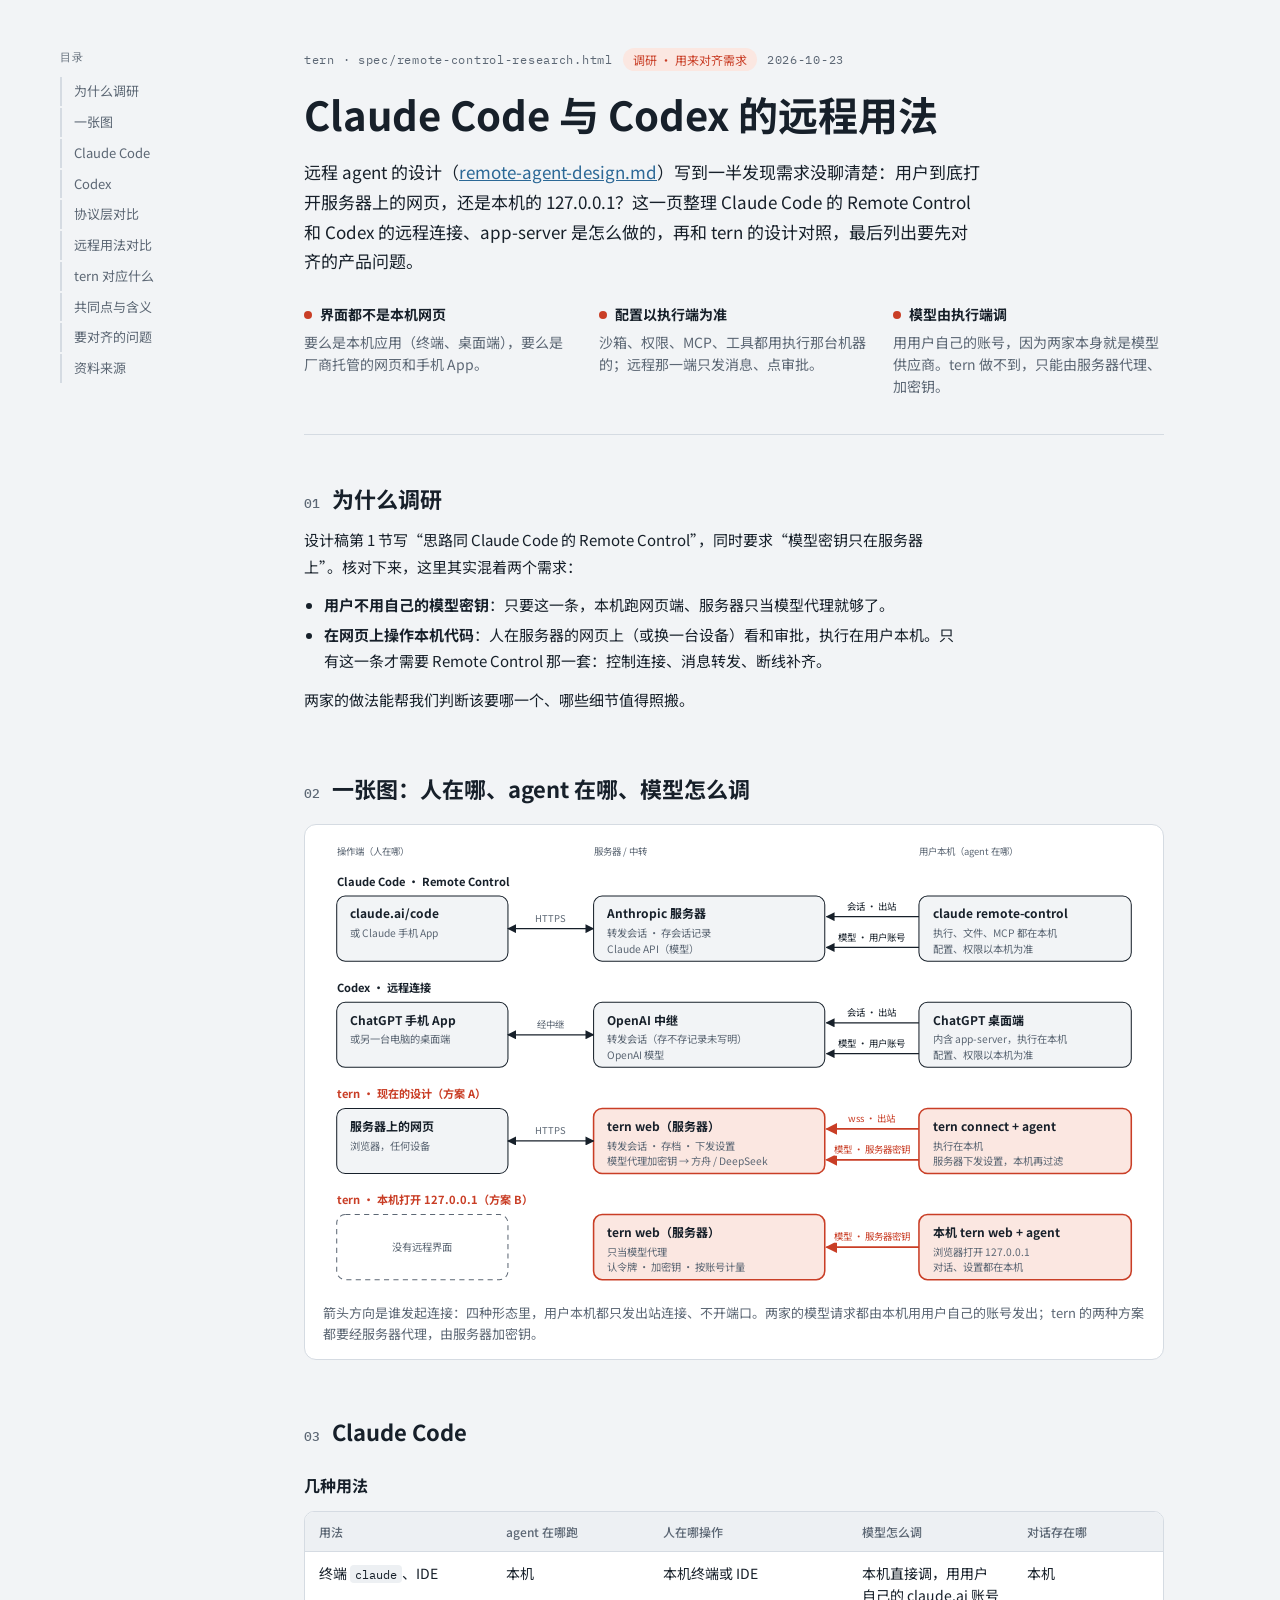
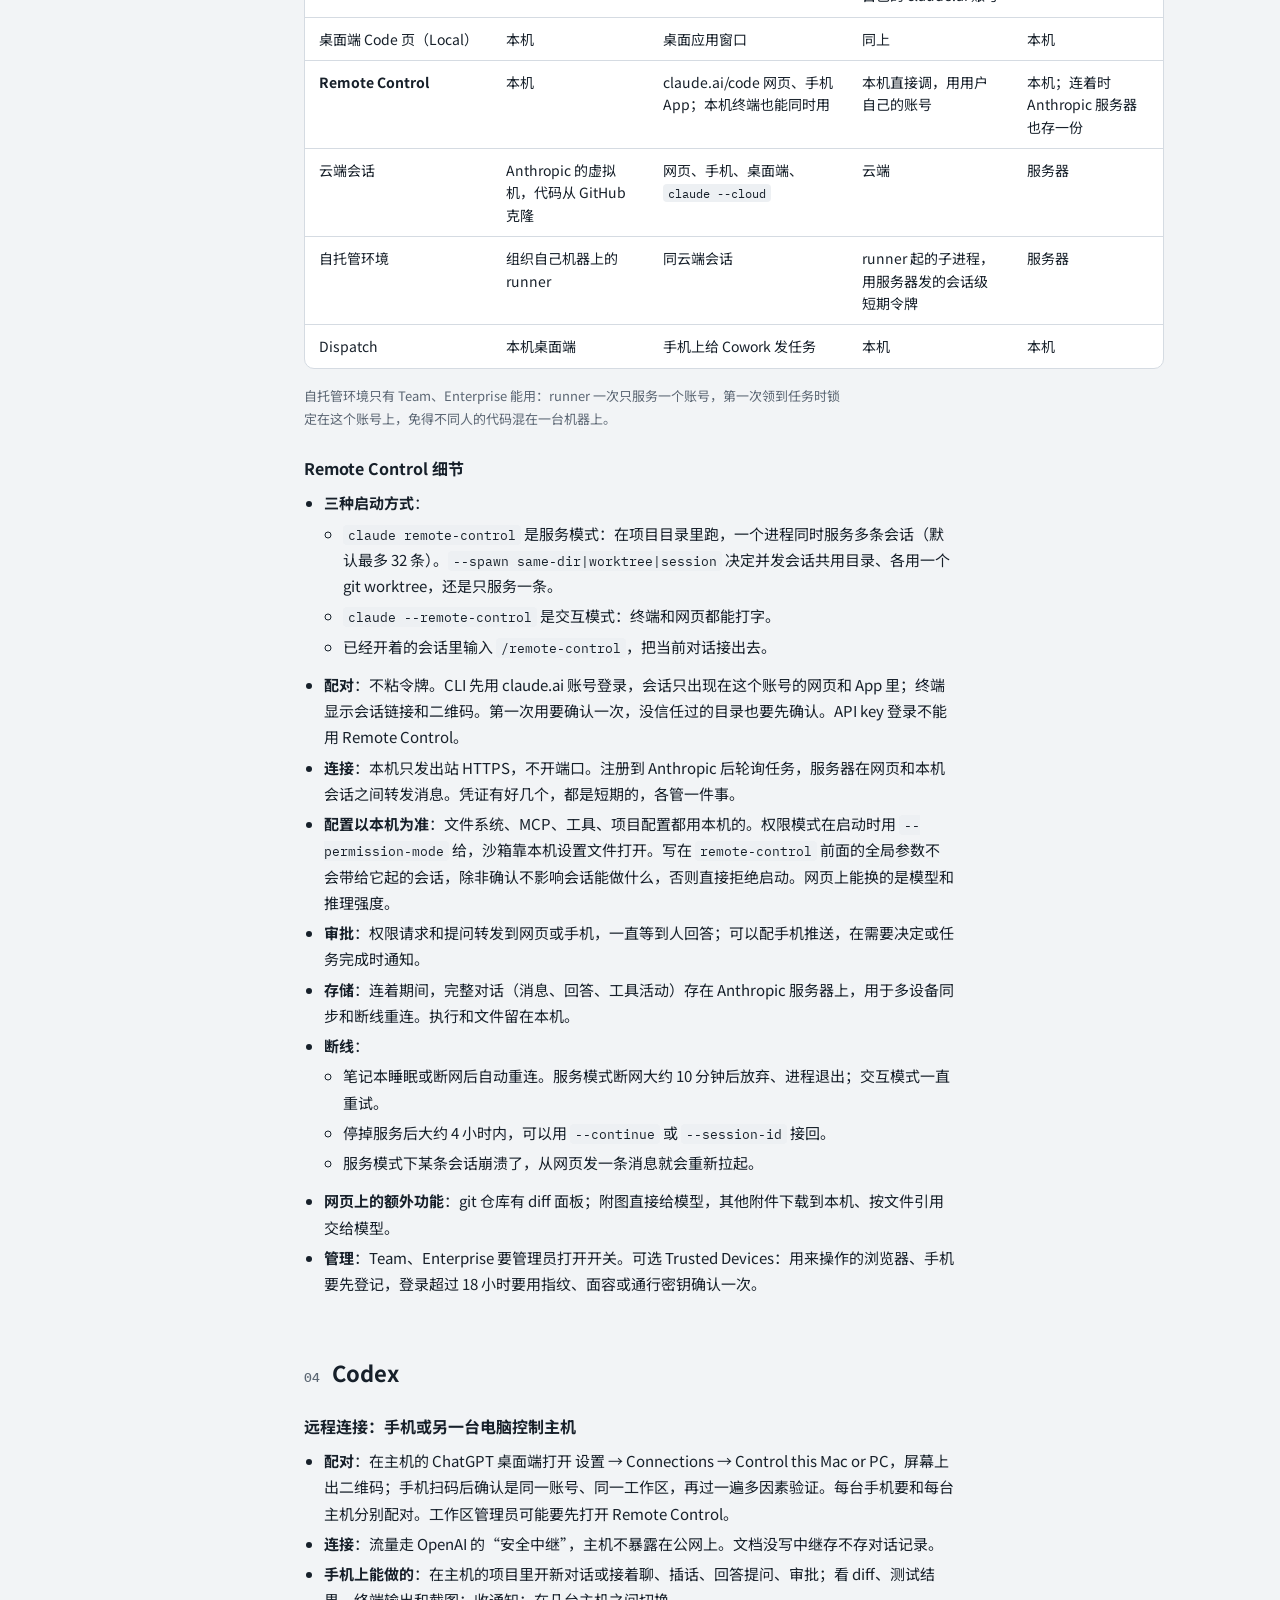
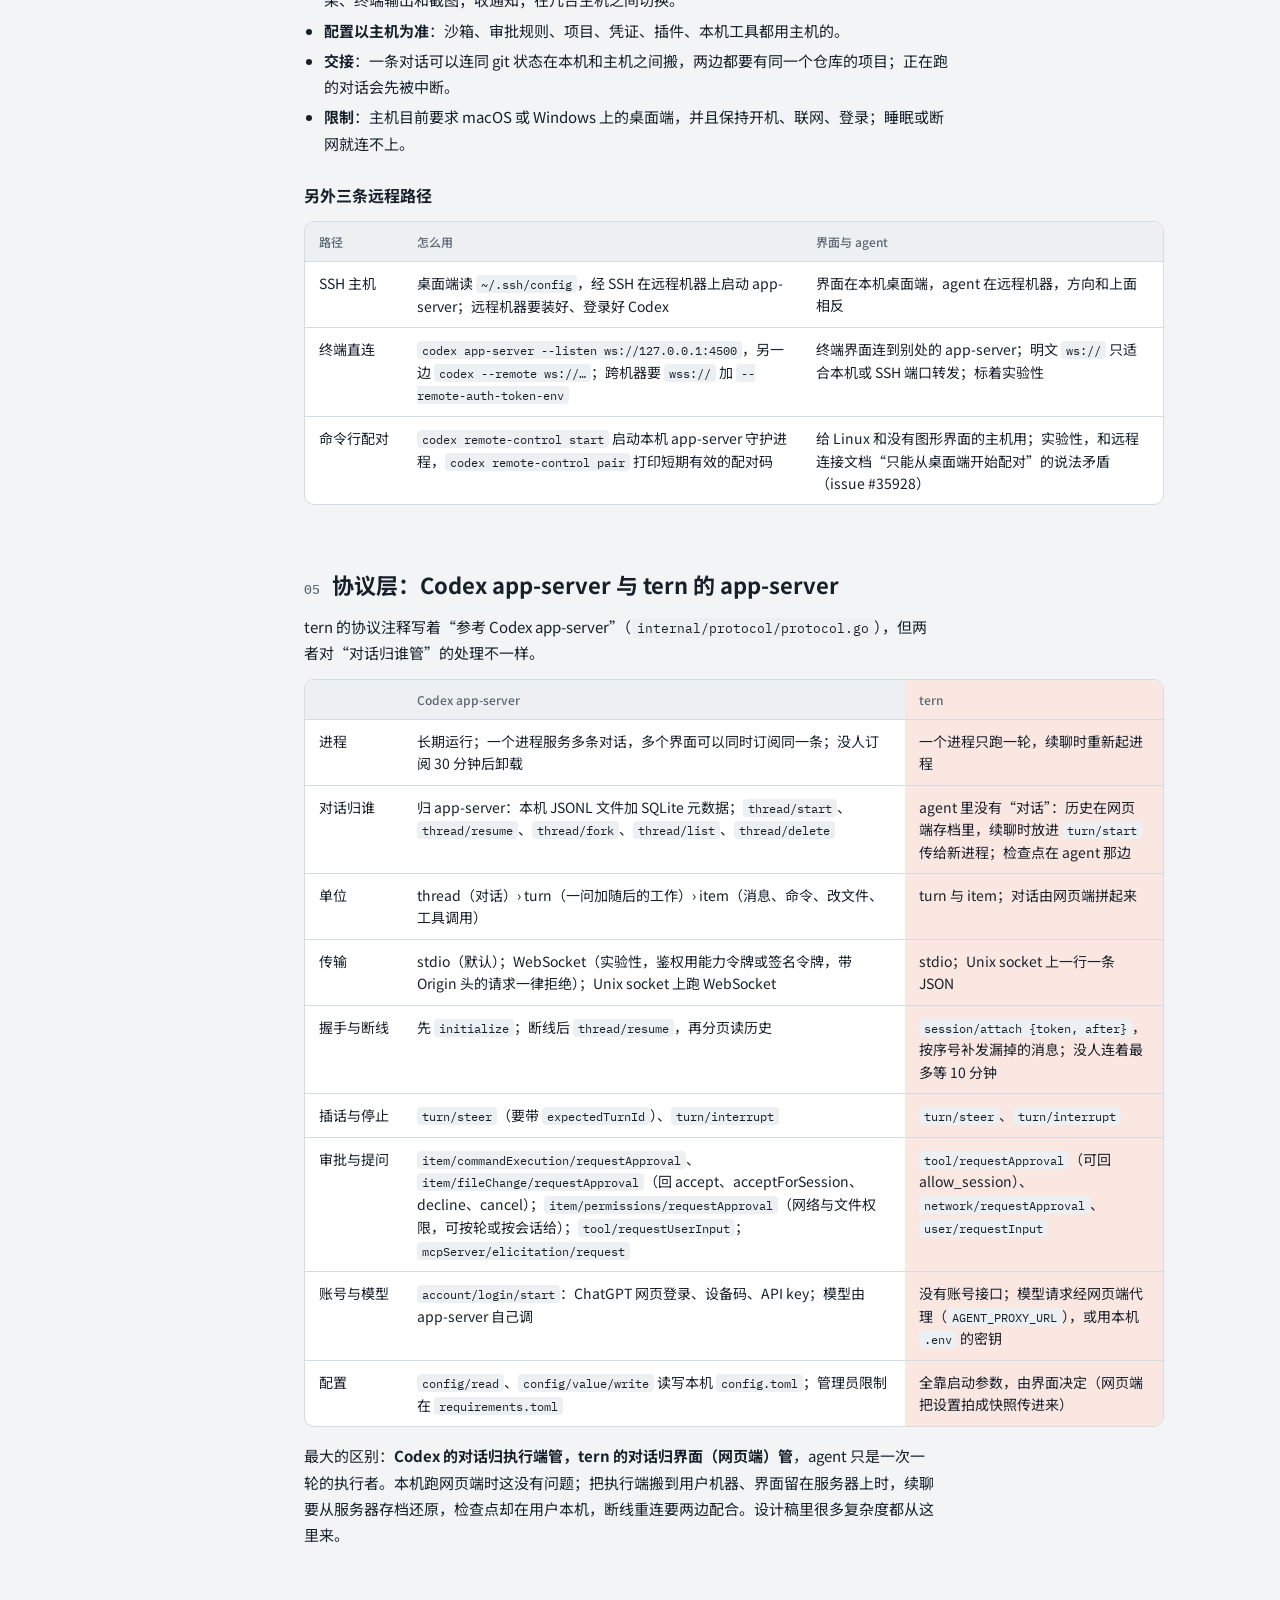
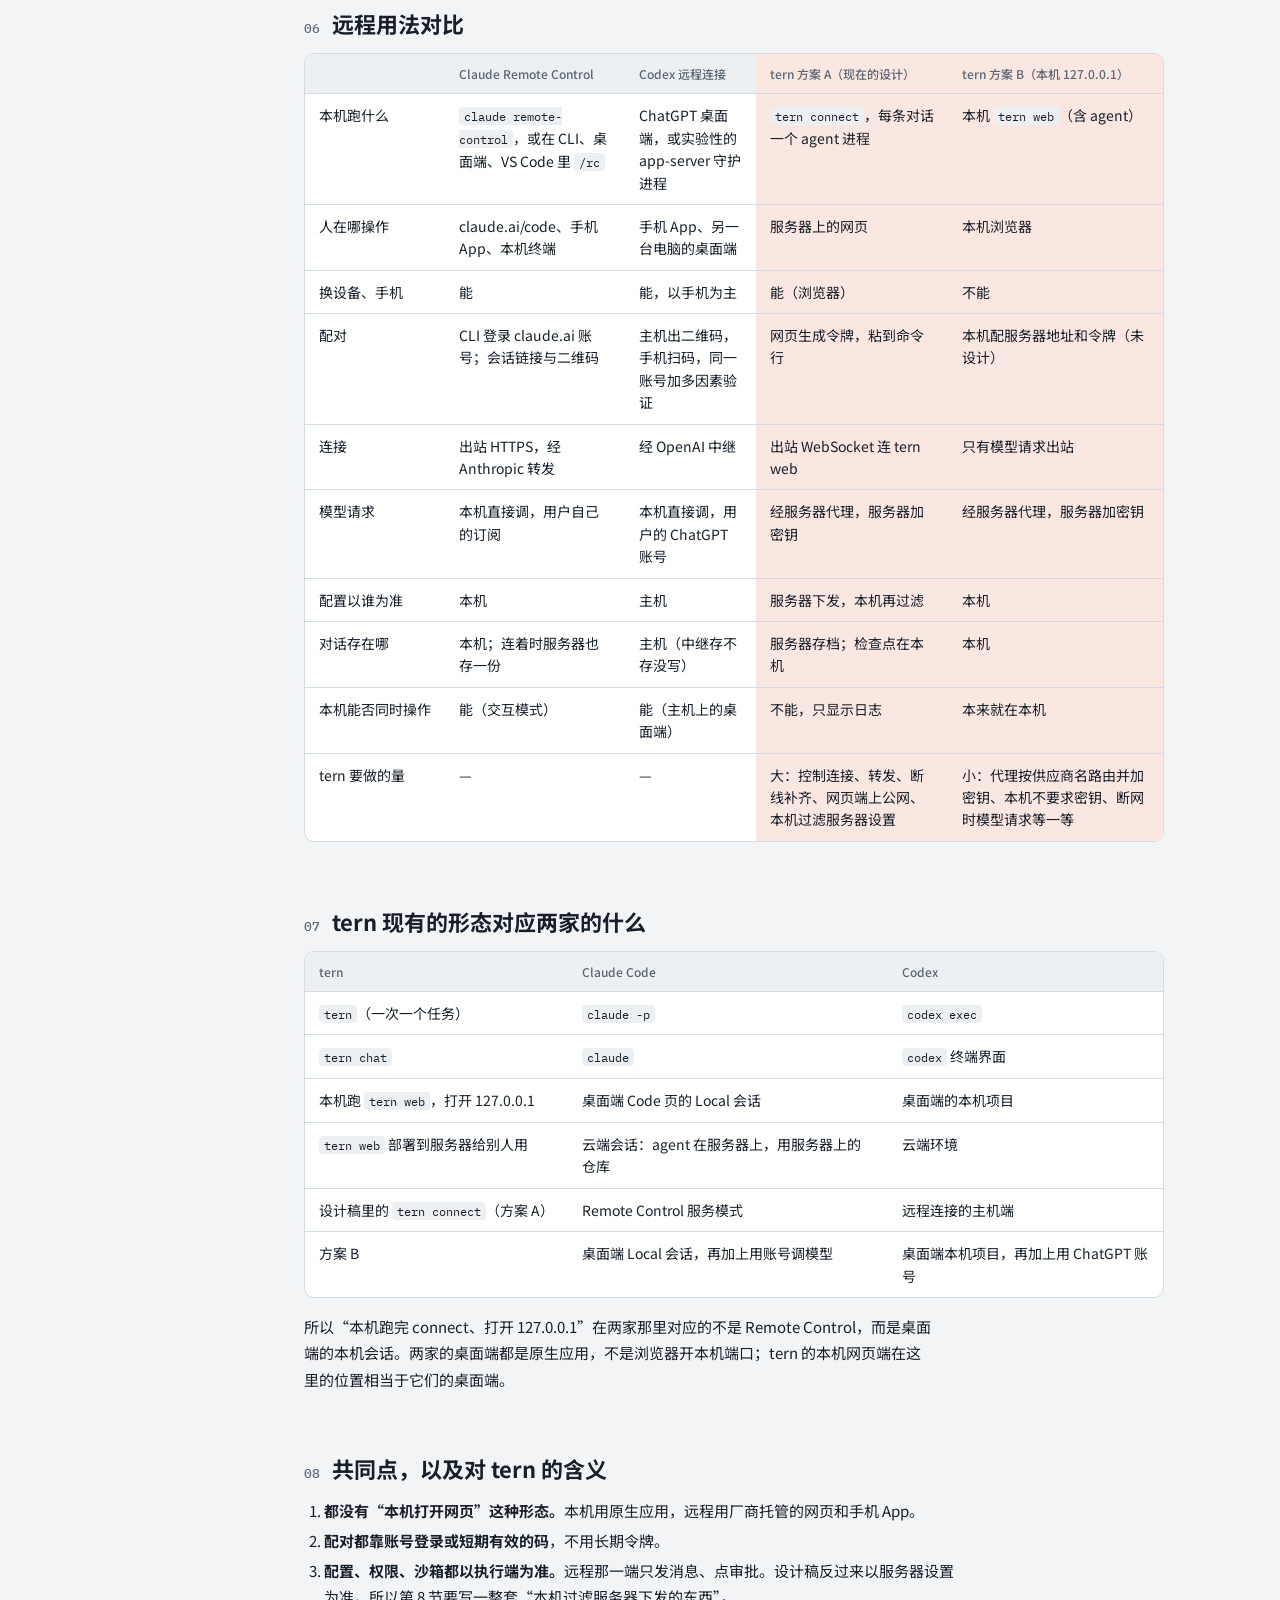
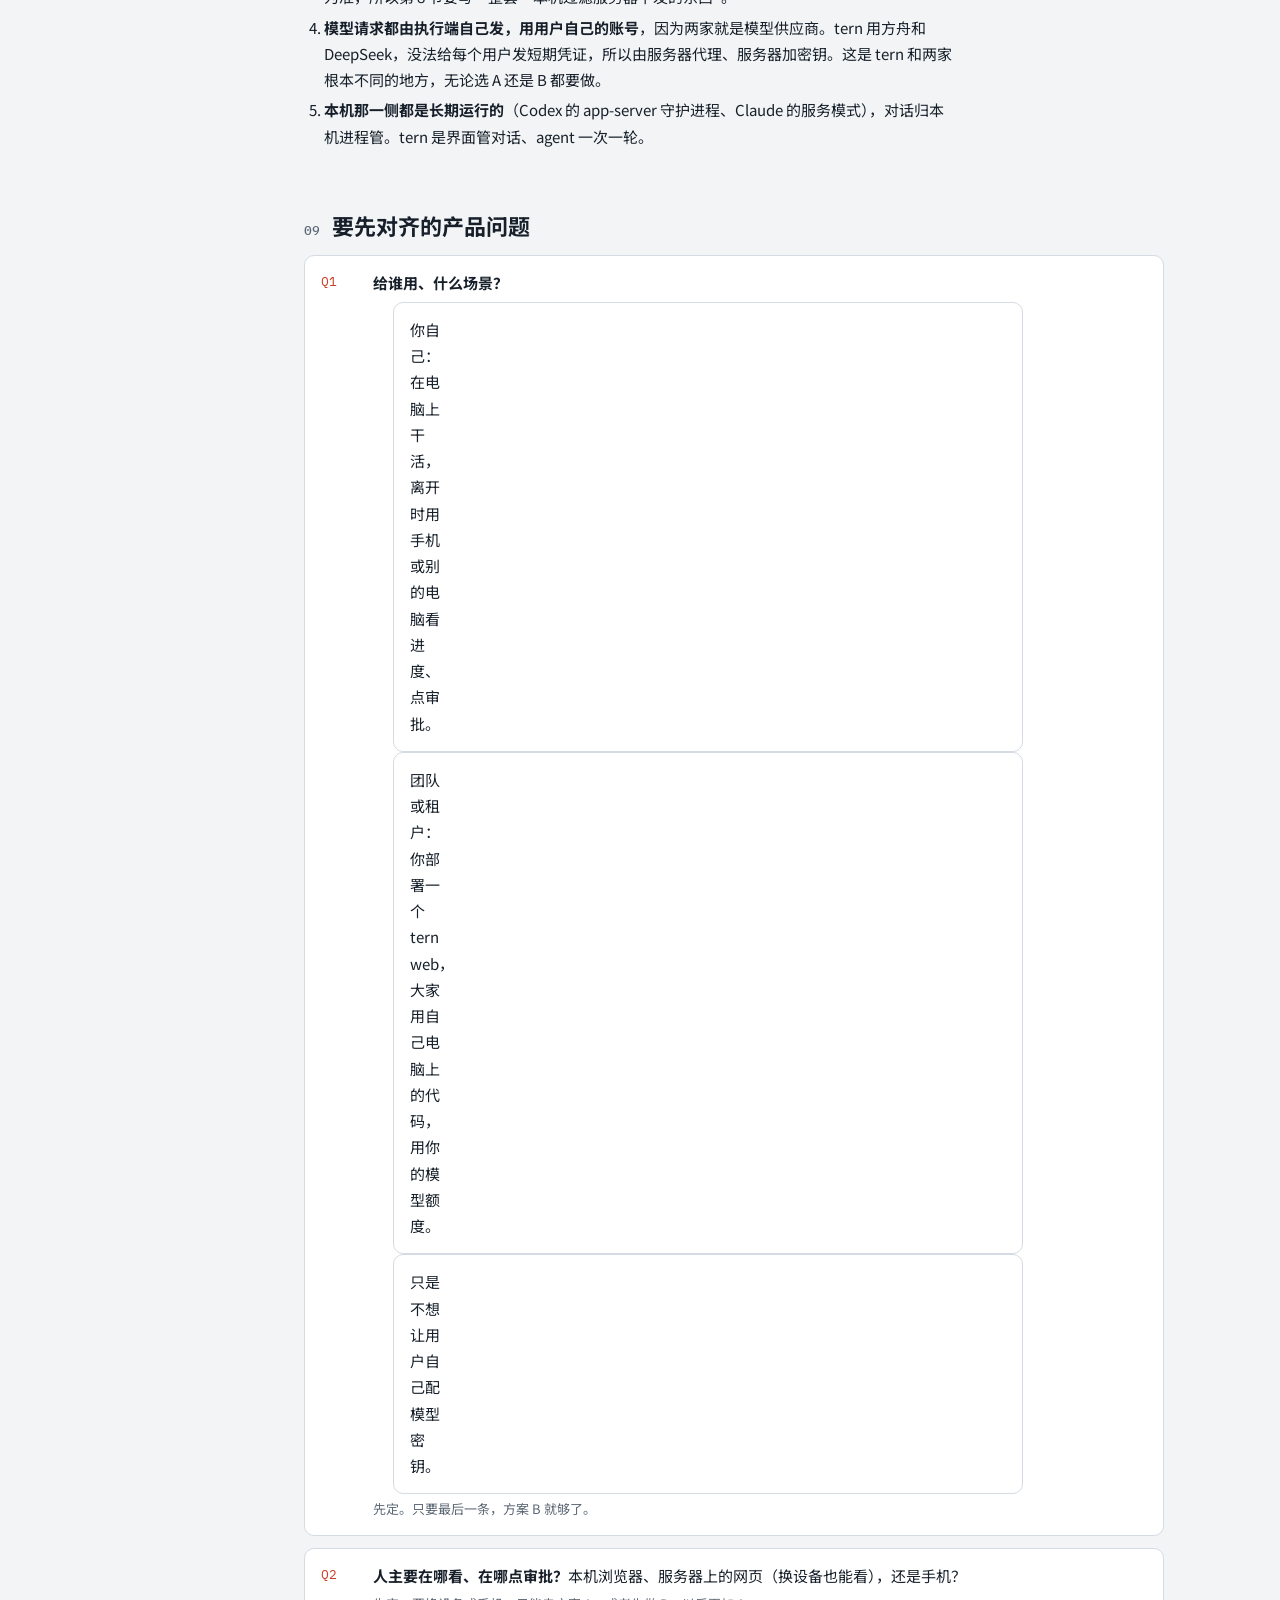
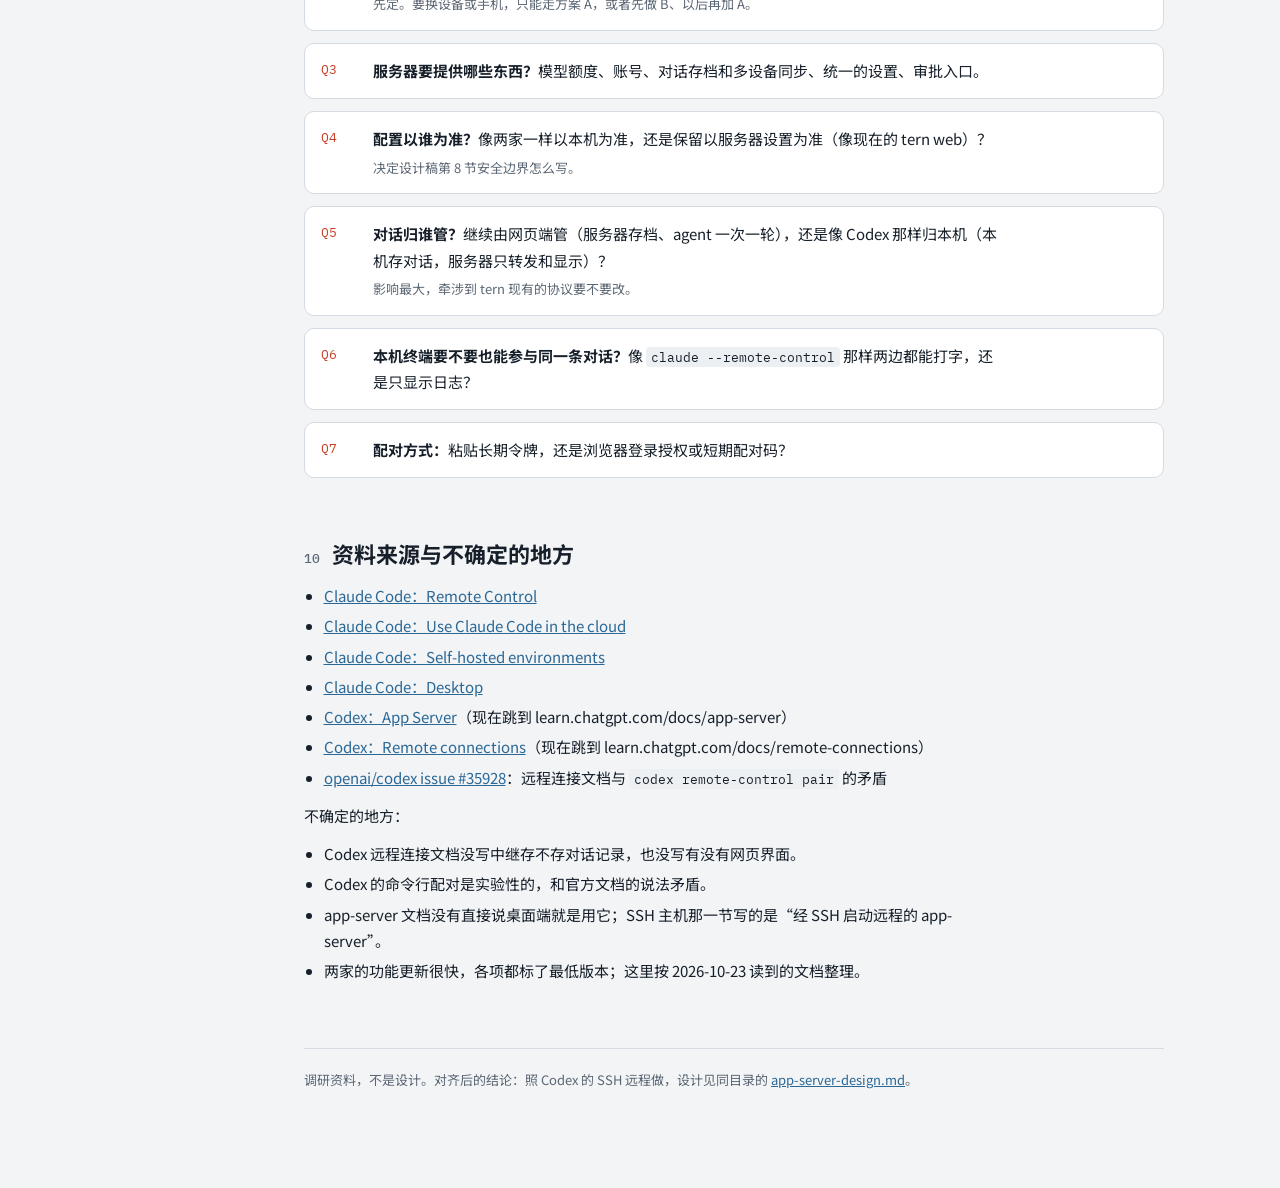
<file: spec/archive/remote-control-research.html>
<!doctype html>
<html lang="zh-CN">
<head>
<meta charset="utf-8">
<meta name="viewport" content="width=device-width, initial-scale=1">
<title>调研：Claude Code 与 Codex 的远程用法</title>
<link rel="preconnect" href="https://fonts.googleapis.com">
<link rel="preconnect" href="https://fonts.gstatic.com" crossorigin>
<link rel="stylesheet" href="https://fonts.googleapis.com/css2?family=IBM+Plex+Mono:wght@400;500&family=Noto+Sans+SC:wght@400;500;700&display=swap">
<style>
/* 与 remote-agent.html 同一套样式：左侧目录 + 单栏正文；红橙只标 tern 自己的方案。 */
:root {
  --bg: #f2f4f6;
  --surface: #ffffff;
  --ink: #17202a;
  --muted: #5c6774;
  --line: #d5dbe2;
  --accent: #c93e26;
  --accent-soft: #fbe7e1;
  --blue: #2b6896;
  --blue-soft: #e2edf6;
  --code-bg: #edf0f3;
  --font-body: "Noto Sans SC", "PingFang SC", "Hiragino Sans GB", "Microsoft YaHei", system-ui, sans-serif;
  --font-mono: "IBM Plex Mono", ui-monospace, "SFMono-Regular", Menlo, Consolas, monospace;
  color-scheme: light;
}
@media (prefers-color-scheme: dark) {
  :root:not([data-theme="light"]) {
    --bg: #0d1217; --surface: #151c23; --ink: #e3e8ed; --muted: #96a2ae; --line: #2a343f;
    --accent: #ff6b4e; --accent-soft: #3a1d17; --blue: #7ab4df; --blue-soft: #15283a; --code-bg: #1b232c;
    color-scheme: dark;
  }
}
:root[data-theme="dark"] {
  --bg: #0d1217; --surface: #151c23; --ink: #e3e8ed; --muted: #96a2ae; --line: #2a343f;
  --accent: #ff6b4e; --accent-soft: #3a1d17; --blue: #7ab4df; --blue-soft: #15283a; --code-bg: #1b232c;
  color-scheme: dark;
}

body {
  margin: 0;
  background: var(--bg);
  color: var(--ink);
  font-family: var(--font-body);
  font-size: 15px;
  line-height: 1.75;
  padding-left: max(16px, env(safe-area-inset-left, 0px));
  padding-right: max(16px, env(safe-area-inset-right, 0px));
}
.wrap {
  max-width: 1160px;
  margin: 0 auto;
  padding-block: 48px 96px;
  display: grid;
  grid-template-columns: 188px minmax(0, 1fr);
  gap: 56px;
}
nav.toc {
  position: sticky;
  top: calc(env(safe-area-inset-top, 0px) + 32px);
  align-self: start;
  font-size: 13px;
  display: grid;
  gap: 2px;
}
nav.toc .toc-label {
  font-family: var(--font-mono);
  font-size: 11px;
  letter-spacing: 0.08em;
  text-transform: uppercase;
  color: var(--muted);
  margin-bottom: 8px;
}
nav.toc a {
  color: var(--muted);
  text-decoration: none;
  padding: 3px 0 3px 12px;
  border-left: 2px solid var(--line);
}
nav.toc a:hover, nav.toc a:focus-visible { color: var(--ink); border-left-color: var(--accent); outline: none; }
main { min-width: 0; max-width: 860px; }

header.hero { display: grid; gap: 18px; padding-bottom: 36px; border-bottom: 1px solid var(--line); }
.eyebrow {
  font-family: var(--font-mono);
  font-size: 12px;
  letter-spacing: 0.06em;
  color: var(--muted);
  display: flex;
  flex-wrap: wrap;
  gap: 10px;
  align-items: center;
}
.status {
  font-family: var(--font-body);
  font-size: 12px;
  letter-spacing: 0;
  color: var(--accent);
  background: var(--accent-soft);
  border-radius: 999px;
  padding: 1px 10px;
}
h1 {
  font-size: clamp(28px, 4.4vw, 40px);
  line-height: 1.25;
  font-weight: 700;
  margin: 0;
  text-wrap: balance;
}
.lede { font-size: 17px; margin: 0; max-width: 40em; }
.facts {
  display: grid;
  grid-template-columns: repeat(3, minmax(0, 1fr));
  gap: 24px;
  margin: 8px 0 0;
}
.facts div { display: grid; gap: 4px; align-content: start; }
.facts dt { font-weight: 700; font-size: 14px; }
.facts dd { margin: 0; color: var(--muted); font-size: 14px; line-height: 1.6; }
.facts dt::before { content: ""; display: inline-block; width: 8px; height: 8px; border-radius: 50%; background: var(--accent); margin-right: 8px; vertical-align: 1px; }

section { padding-top: 48px; }
section h2 {
  font-size: 22px;
  line-height: 1.4;
  margin: 0 0 14px;
  display: flex;
  gap: 12px;
  align-items: baseline;
  text-wrap: balance;
}
section h2 .no { font-family: var(--font-mono); font-size: 13px; font-weight: 500; color: var(--muted); }
h3 { font-size: 16px; margin: 24px 0 8px; }
p { margin: 0 0 12px; max-width: 42em; }
ul, ol { margin: 0 0 12px; padding-left: 1.3em; max-width: 42em; }
li { margin: 4px 0; }
code, .mono { font-family: var(--font-mono); font-size: 0.88em; }
:not(pre) > code { background: var(--code-bg); border-radius: 4px; padding: 1px 5px; overflow-wrap: anywhere; }
a { color: var(--blue); }
strong { font-weight: 700; }

pre.term {
  background: var(--ink);
  color: var(--bg);
  border-radius: 10px;
  padding: 16px 18px;
  font-family: var(--font-mono);
  font-size: 12.5px;
  line-height: 1.7;
  overflow-x: auto;
  margin: 16px 0;
}
pre.term .p { color: var(--accent); }
pre.term .c { opacity: 0.62; }
.note { font-size: 13px; color: var(--muted); }

figure { margin: 20px 0 8px; background: var(--surface); border: 1px solid var(--line); border-radius: 12px; padding: 18px 18px 14px; }
figure .scroll { overflow-x: auto; }
figure svg { display: block; width: 100%; height: auto; min-width: 640px; }
figcaption { font-size: 13px; color: var(--muted); margin-top: 10px; line-height: 1.6; }

.dg { color: var(--ink); font-family: var(--font-body); }
.dg text { fill: currentColor; font-size: 12px; }
.dg .t-title { font-size: 14px; font-weight: 700; }
.dg .t-label { font-size: 13px; font-weight: 700; }
.dg .t-muted { fill: var(--muted); }
.dg .t-small { font-size: 11px; }
.dg .t-accent { fill: var(--accent); }
.dg .halo { paint-order: stroke; stroke: var(--surface); stroke-width: 5px; stroke-linejoin: round; }
.dg .box { fill: var(--bg); stroke: currentColor; stroke-width: 1.2; }
.dg .box-new { fill: var(--accent-soft); stroke: var(--accent); stroke-width: 1.8; }
.dg .zone { fill: none; stroke: var(--muted); stroke-width: 1.2; stroke-dasharray: 6 5; }
.dg .edge { fill: none; stroke: currentColor; stroke-width: 1.5; }
.dg .edge-new { fill: none; stroke: var(--accent); stroke-width: 2; }
.dg .mk { fill: currentColor; }
.dg .mk-new { fill: var(--accent); }

.tbl { overflow-x: auto; margin: 12px 0 16px; border: 1px solid var(--line); border-radius: 10px; background: var(--surface); }
table { border-collapse: collapse; width: 100%; font-size: 14px; line-height: 1.6; }
th, td { text-align: left; vertical-align: top; padding: 10px 14px; border-bottom: 1px solid var(--line); }
tr:last-child td { border-bottom: 0; }
th { font-size: 12px; font-weight: 500; color: var(--muted); background: var(--code-bg); white-space: nowrap; }
td:first-child { white-space: nowrap; }
table.wide { min-width: 760px; }
th.ours, td.ours { background: var(--accent-soft); }
.chip { display: inline-block; font-size: 12px; line-height: 1.6; padding: 0 9px; border-radius: 999px; white-space: nowrap; }
.chip.p1 { color: var(--accent); background: var(--accent-soft); }
.chip.no { color: var(--muted); border: 1px dashed var(--line); }

.split { display: grid; grid-template-columns: repeat(2, minmax(0, 1fr)); gap: 16px; margin: 12px 0; }
.split > div { background: var(--surface); border: 1px solid var(--line); border-radius: 10px; padding: 14px 16px; min-width: 0; }
.split h3 { margin-top: 0; }
.split p:last-child, .split ul:last-child { margin-bottom: 0; }

.questions { list-style: none; padding: 0; display: grid; gap: 12px; max-width: none; }
.questions li { margin: 0; display: grid; grid-template-columns: 40px minmax(0, 1fr); gap: 12px; background: var(--surface); border: 1px solid var(--line); border-radius: 10px; padding: 14px 16px; }
.questions .qn { font-family: var(--font-mono); font-size: 13px; color: var(--accent); padding-top: 1px; }
.questions p { margin: 0; }
.questions ul { margin: 6px 0 0; }
.questions .lean { color: var(--muted); font-size: 13px; margin-top: 4px; }

footer { margin-top: 64px; padding-top: 20px; border-top: 1px solid var(--line); font-size: 13px; color: var(--muted); }

@media (max-width: 980px) {
  .wrap { grid-template-columns: minmax(0, 1fr); gap: 0; padding-block: 32px 72px; }
  nav.toc { display: none; }
}
@media (max-width: 640px) {
  body { font-size: 14.5px; }
  .facts, .split { grid-template-columns: minmax(0, 1fr); }
  .lede { font-size: 16px; }
  figure { padding: 14px 12px 12px; }
  td:first-child { white-space: normal; }
}
html { scroll-behavior: smooth; }
@media (prefers-reduced-motion: reduce) { html { scroll-behavior: auto; } }
section[id], header[id] { scroll-margin-top: 24px; }
</style>
</head>
<body>
<div class="wrap">
  <nav class="toc" aria-label="目录">
    <div class="toc-label">目录</div>
    <a href="#why">为什么调研</a>
    <a href="#picture">一张图</a>
    <a href="#claude">Claude Code</a>
    <a href="#codex">Codex</a>
    <a href="#protocol">协议层对比</a>
    <a href="#compare">远程用法对比</a>
    <a href="#mapping">tern 对应什么</a>
    <a href="#common">共同点与含义</a>
    <a href="#questions">要对齐的问题</a>
    <a href="#sources">资料来源</a>
  </nav>

  <main>
    <header class="hero" id="top">
      <div class="eyebrow"><span>tern · spec/remote-control-research.html</span><span class="status">调研 · 用来对齐需求</span><span>2026-10-23</span></div>
      <h1>Claude Code 与 Codex 的远程用法</h1>
      <p class="lede">远程 agent 的设计（<a href="remote-agent-design.md">remote-agent-design.md</a>）写到一半发现需求没聊清楚：用户到底打开服务器上的网页，还是本机的 127.0.0.1？这一页整理 Claude Code 的 Remote Control 和 Codex 的远程连接、app-server 是怎么做的，再和 tern 的设计对照，最后列出要先对齐的产品问题。</p>
      <dl class="facts">
        <div><dt>界面都不是本机网页</dt><dd>要么是本机应用（终端、桌面端），要么是厂商托管的网页和手机 App。</dd></div>
        <div><dt>配置以执行端为准</dt><dd>沙箱、权限、MCP、工具都用执行那台机器的；远程那一端只发消息、点审批。</dd></div>
        <div><dt>模型由执行端调</dt><dd>用用户自己的账号，因为两家本身就是模型供应商。tern 做不到，只能由服务器代理、加密钥。</dd></div>
      </dl>
    </header>

    <section id="why">
      <h2><span class="no">01</span>为什么调研</h2>
      <p>设计稿第 1 节写“思路同 Claude Code 的 Remote Control”，同时要求“模型密钥只在服务器上”。核对下来，这里其实混着两个需求：</p>
      <ul>
        <li><strong>用户不用自己的模型密钥</strong>：只要这一条，本机跑网页端、服务器只当模型代理就够了。</li>
        <li><strong>在网页上操作本机代码</strong>：人在服务器的网页上（或换一台设备）看和审批，执行在用户本机。只有这一条才需要 Remote Control 那一套：控制连接、消息转发、断线补齐。</li>
      </ul>
      <p>两家的做法能帮我们判断该要哪一个、哪些细节值得照搬。</p>
    </section>

    <section id="picture">
      <h2><span class="no">02</span>一张图：人在哪、agent 在哪、模型怎么调</h2>
      <figure>
        <div class="scroll">
          <svg class="dg" viewBox="0 0 960 526" role="img" aria-label="四种形态对比。Claude Remote Control 与 Codex 远程连接：人在网页或手机上，经厂商服务器转发到用户本机，本机向外连接，模型由本机用用户自己的账号调用。tern 现在的设计：人在服务器网页上，本机的连接器向外连 tern web，模型请求经 tern web 代理、由服务器加密钥。方案 B：没有远程界面，本机运行 tern web 和 agent，只有模型请求经服务器代理。">
            <defs>
              <marker id="r-arrow" viewBox="0 0 10 10" refX="9" refY="5" markerWidth="7" markerHeight="7" orient="auto-start-reverse"><path class="mk" d="M0,0 L10,5 L0,10 z"/></marker>
              <marker id="r-arrow-new" viewBox="0 0 10 10" refX="9" refY="5" markerWidth="7" markerHeight="7" orient="auto-start-reverse"><path class="mk-new" d="M0,0 L10,5 L0,10 z"/></marker>
            </defs>
            <text class="t-small t-muted" x="16" y="14">操作端（人在哪）</text>
            <text class="t-small t-muted" x="316" y="14">服务器 / 中转</text>
            <text class="t-small t-muted" x="696" y="14">用户本机（agent 在哪）</text>
            <g transform="translate(0,26)">
              <!-- Claude Remote Control -->
              <text class="t-label" x="16" y="24">Claude Code · Remote Control</text>
              <rect class="box" x="16" y="36" width="200" height="76" rx="10"/>
              <text class="t-title" x="32" y="62">claude.ai/code</text>
              <text class="t-muted" x="32" y="84">或 Claude 手机 App</text>
              <rect class="box" x="316" y="36" width="270" height="76" rx="10"/>
              <text class="t-title" x="332" y="62">Anthropic 服务器</text>
              <text class="t-muted" x="332" y="84">转发会话 · 存会话记录</text>
              <text class="t-muted" x="332" y="102">Claude API（模型）</text>
              <rect class="box" x="696" y="36" width="248" height="76" rx="10"/>
              <text class="t-title" x="712" y="62">claude remote-control</text>
              <text class="t-muted" x="712" y="84">执行、文件、MCP 都在本机</text>
              <text class="t-muted" x="712" y="102">配置、权限以本机为准</text>
              <line class="edge" x1="216" y1="74" x2="316" y2="74" marker-start="url(#r-arrow)" marker-end="url(#r-arrow)"/>
              <text class="t-small t-muted halo" x="266" y="66" text-anchor="middle">HTTPS</text>
              <line class="edge" x1="696" y1="60" x2="588" y2="60" marker-end="url(#r-arrow)"/>
              <text class="t-small halo" x="641" y="52" text-anchor="middle">会话 · 出站</text>
              <line class="edge" x1="696" y1="96" x2="588" y2="96" marker-end="url(#r-arrow)"/>
              <text class="t-small halo" x="641" y="88" text-anchor="middle">模型 · 用户账号</text>

              <!-- Codex 远程连接 -->
              <text class="t-label" x="16" y="148">Codex · 远程连接</text>
              <rect class="box" x="16" y="160" width="200" height="76" rx="10"/>
              <text class="t-title" x="32" y="186">ChatGPT 手机 App</text>
              <text class="t-muted" x="32" y="208">或另一台电脑的桌面端</text>
              <rect class="box" x="316" y="160" width="270" height="76" rx="10"/>
              <text class="t-title" x="332" y="186">OpenAI 中继</text>
              <text class="t-muted" x="332" y="208">转发会话（存不存记录未写明）</text>
              <text class="t-muted" x="332" y="226">OpenAI 模型</text>
              <rect class="box" x="696" y="160" width="248" height="76" rx="10"/>
              <text class="t-title" x="712" y="186">ChatGPT 桌面端</text>
              <text class="t-muted" x="712" y="208">内含 app-server，执行在本机</text>
              <text class="t-muted" x="712" y="226">配置、权限以本机为准</text>
              <line class="edge" x1="216" y1="198" x2="316" y2="198" marker-start="url(#r-arrow)" marker-end="url(#r-arrow)"/>
              <text class="t-small t-muted halo" x="266" y="190" text-anchor="middle">经中继</text>
              <line class="edge" x1="696" y1="184" x2="588" y2="184" marker-end="url(#r-arrow)"/>
              <text class="t-small halo" x="641" y="176" text-anchor="middle">会话 · 出站</text>
              <line class="edge" x1="696" y1="220" x2="588" y2="220" marker-end="url(#r-arrow)"/>
              <text class="t-small halo" x="641" y="212" text-anchor="middle">模型 · 用户账号</text>

              <!-- tern 方案 A -->
              <text class="t-label t-accent" x="16" y="272">tern · 现在的设计（方案 A）</text>
              <rect class="box" x="16" y="284" width="200" height="76" rx="10"/>
              <text class="t-title" x="32" y="310">服务器上的网页</text>
              <text class="t-muted" x="32" y="332">浏览器，任何设备</text>
              <rect class="box-new" x="316" y="284" width="270" height="76" rx="10"/>
              <text class="t-title" x="332" y="310">tern web（服务器）</text>
              <text class="t-muted" x="332" y="332">转发会话 · 存档 · 下发设置</text>
              <text class="t-muted" x="332" y="350">模型代理加密钥 → 方舟 / DeepSeek</text>
              <rect class="box-new" x="696" y="284" width="248" height="76" rx="10"/>
              <text class="t-title" x="712" y="310">tern connect + agent</text>
              <text class="t-muted" x="712" y="332">执行在本机</text>
              <text class="t-muted" x="712" y="350">服务器下发设置，本机再过滤</text>
              <line class="edge" x1="216" y1="322" x2="316" y2="322" marker-start="url(#r-arrow)" marker-end="url(#r-arrow)"/>
              <text class="t-small t-muted halo" x="266" y="314" text-anchor="middle">HTTPS</text>
              <line class="edge-new" x1="696" y1="308" x2="588" y2="308" marker-end="url(#r-arrow-new)"/>
              <text class="t-small t-accent halo" x="641" y="300" text-anchor="middle">wss · 出站</text>
              <line class="edge-new" x1="696" y1="344" x2="588" y2="344" marker-end="url(#r-arrow-new)"/>
              <text class="t-small t-accent halo" x="641" y="336" text-anchor="middle">模型 · 服务器密钥</text>

              <!-- tern 方案 B -->
              <text class="t-label t-accent" x="16" y="396">tern · 本机打开 127.0.0.1（方案 B）</text>
              <rect class="zone" x="16" y="408" width="200" height="76" rx="10"/>
              <text class="t-muted" x="116" y="451" text-anchor="middle">没有远程界面</text>
              <rect class="box-new" x="316" y="408" width="270" height="76" rx="10"/>
              <text class="t-title" x="332" y="434">tern web（服务器）</text>
              <text class="t-muted" x="332" y="456">只当模型代理</text>
              <text class="t-muted" x="332" y="474">认令牌 · 加密钥 · 按账号计量</text>
              <rect class="box-new" x="696" y="408" width="248" height="76" rx="10"/>
              <text class="t-title" x="712" y="434">本机 tern web + agent</text>
              <text class="t-muted" x="712" y="456">浏览器打开 127.0.0.1</text>
              <text class="t-muted" x="712" y="474">对话、设置都在本机</text>
              <line class="edge-new" x1="696" y1="446" x2="588" y2="446" marker-end="url(#r-arrow-new)"/>
              <text class="t-small t-accent halo" x="641" y="438" text-anchor="middle">模型 · 服务器密钥</text>
            </g>
          </svg>
        </div>
        <figcaption>箭头方向是谁发起连接：四种形态里，用户本机都只发出站连接、不开端口。两家的模型请求都由本机用用户自己的账号发出；tern 的两种方案都要经服务器代理，由服务器加密钥。</figcaption>
      </figure>
    </section>

    <section id="claude">
      <h2><span class="no">03</span>Claude Code</h2>
      <h3>几种用法</h3>
      <div class="tbl">
        <table class="wide">
          <thead><tr><th>用法</th><th>agent 在哪跑</th><th>人在哪操作</th><th>模型怎么调</th><th>对话存在哪</th></tr></thead>
          <tbody>
            <tr><td>终端 <code>claude</code>、IDE</td><td>本机</td><td>本机终端或 IDE</td><td>本机直接调，用用户自己的 claude.ai 账号</td><td>本机</td></tr>
            <tr><td>桌面端 Code 页（Local）</td><td>本机</td><td>桌面应用窗口</td><td>同上</td><td>本机</td></tr>
            <tr><td><strong>Remote Control</strong></td><td>本机</td><td>claude.ai/code 网页、手机 App；本机终端也能同时用</td><td>本机直接调，用用户自己的账号</td><td>本机；连着时 Anthropic 服务器也存一份</td></tr>
            <tr><td>云端会话</td><td>Anthropic 的虚拟机，代码从 GitHub 克隆</td><td>网页、手机、桌面端、<code>claude --cloud</code></td><td>云端</td><td>服务器</td></tr>
            <tr><td>自托管环境</td><td>组织自己机器上的 runner</td><td>同云端会话</td><td>runner 起的子进程，用服务器发的会话级短期令牌</td><td>服务器</td></tr>
            <tr><td>Dispatch</td><td>本机桌面端</td><td>手机上给 Cowork 发任务</td><td>本机</td><td>本机</td></tr>
          </tbody>
        </table>
      </div>
      <p class="note">自托管环境只有 Team、Enterprise 能用：runner 一次只服务一个账号，第一次领到任务时锁定在这个账号上，免得不同人的代码混在一台机器上。</p>

      <h3>Remote Control 细节</h3>
      <ul>
        <li><strong>三种启动方式</strong>：
          <ul>
            <li><code>claude remote-control</code> 是服务模式：在项目目录里跑，一个进程同时服务多条会话（默认最多 32 条）。<code>--spawn same-dir|worktree|session</code> 决定并发会话共用目录、各用一个 git worktree，还是只服务一条。</li>
            <li><code>claude --remote-control</code> 是交互模式：终端和网页都能打字。</li>
            <li>已经开着的会话里输入 <code>/remote-control</code>，把当前对话接出去。</li>
          </ul>
        </li>
        <li><strong>配对</strong>：不粘令牌。CLI 先用 claude.ai 账号登录，会话只出现在这个账号的网页和 App 里；终端显示会话链接和二维码。第一次用要确认一次，没信任过的目录也要先确认。API key 登录不能用 Remote Control。</li>
        <li><strong>连接</strong>：本机只发出站 HTTPS，不开端口。注册到 Anthropic 后轮询任务，服务器在网页和本机会话之间转发消息。凭证有好几个，都是短期的，各管一件事。</li>
        <li><strong>配置以本机为准</strong>：文件系统、MCP、工具、项目配置都用本机的。权限模式在启动时用 <code>--permission-mode</code> 给，沙箱靠本机设置文件打开。写在 <code>remote-control</code> 前面的全局参数不会带给它起的会话，除非确认不影响会话能做什么，否则直接拒绝启动。网页上能换的是模型和推理强度。</li>
        <li><strong>审批</strong>：权限请求和提问转发到网页或手机，一直等到人回答；可以配手机推送，在需要决定或任务完成时通知。</li>
        <li><strong>存储</strong>：连着期间，完整对话（消息、回答、工具活动）存在 Anthropic 服务器上，用于多设备同步和断线重连。执行和文件留在本机。</li>
        <li><strong>断线</strong>：
          <ul>
            <li>笔记本睡眠或断网后自动重连。服务模式断网大约 10 分钟后放弃、进程退出；交互模式一直重试。</li>
            <li>停掉服务后大约 4 小时内，可以用 <code>--continue</code> 或 <code>--session-id</code> 接回。</li>
            <li>服务模式下某条会话崩溃了，从网页发一条消息就会重新拉起。</li>
          </ul>
        </li>
        <li><strong>网页上的额外功能</strong>：git 仓库有 diff 面板；附图直接给模型，其他附件下载到本机、按文件引用交给模型。</li>
        <li><strong>管理</strong>：Team、Enterprise 要管理员打开开关。可选 Trusted Devices：用来操作的浏览器、手机要先登记，登录超过 18 小时要用指纹、面容或通行密钥确认一次。</li>
      </ul>
    </section>

    <section id="codex">
      <h2><span class="no">04</span>Codex</h2>
      <h3>远程连接：手机或另一台电脑控制主机</h3>
      <ul>
        <li><strong>配对</strong>：在主机的 ChatGPT 桌面端打开 设置 → Connections → Control this Mac or PC，屏幕上出二维码；手机扫码后确认是同一账号、同一工作区，再过一遍多因素验证。每台手机要和每台主机分别配对。工作区管理员可能要先打开 Remote Control。</li>
        <li><strong>连接</strong>：流量走 OpenAI 的“安全中继”，主机不暴露在公网上。文档没写中继存不存对话记录。</li>
        <li><strong>手机上能做的</strong>：在主机的项目里开新对话或接着聊、插话、回答提问、审批；看 diff、测试结果、终端输出和截图；收通知；在几台主机之间切换。</li>
        <li><strong>配置以主机为准</strong>：沙箱、审批规则、项目、凭证、插件、本机工具都用主机的。</li>
        <li><strong>交接</strong>：一条对话可以连同 git 状态在本机和主机之间搬，两边都要有同一个仓库的项目；正在跑的对话会先被中断。</li>
        <li><strong>限制</strong>：主机目前要求 macOS 或 Windows 上的桌面端，并且保持开机、联网、登录；睡眠或断网就连不上。</li>
      </ul>

      <h3>另外三条远程路径</h3>
      <div class="tbl">
        <table class="wide">
          <thead><tr><th>路径</th><th>怎么用</th><th>界面与 agent</th></tr></thead>
          <tbody>
            <tr><td>SSH 主机</td><td>桌面端读 <code>~/.ssh/config</code>，经 SSH 在远程机器上启动 app-server；远程机器要装好、登录好 Codex</td><td>界面在本机桌面端，agent 在远程机器，方向和上面相反</td></tr>
            <tr><td>终端直连</td><td><code>codex app-server --listen ws://127.0.0.1:4500</code>，另一边 <code>codex --remote ws://…</code>；跨机器要 <code>wss://</code> 加 <code>--remote-auth-token-env</code></td><td>终端界面连到别处的 app-server；明文 <code>ws://</code> 只适合本机或 SSH 端口转发；标着实验性</td></tr>
            <tr><td>命令行配对</td><td><code>codex remote-control start</code> 启动本机 app-server 守护进程，<code>codex remote-control pair</code> 打印短期有效的配对码</td><td>给 Linux 和没有图形界面的主机用；实验性，和远程连接文档“只能从桌面端开始配对”的说法矛盾（issue #35928）</td></tr>
          </tbody>
        </table>
      </div>
    </section>

    <section id="protocol">
      <h2><span class="no">05</span>协议层：Codex app-server 与 tern 的 app-server</h2>
      <p>tern 的协议注释写着“参考 Codex app-server”（<code>internal/protocol/protocol.go</code>），但两者对“对话归谁管”的处理不一样。</p>
      <div class="tbl">
        <table class="wide">
          <thead><tr><th></th><th>Codex app-server</th><th class="ours">tern</th></tr></thead>
          <tbody>
            <tr><td>进程</td><td>长期运行；一个进程服务多条对话，多个界面可以同时订阅同一条；没人订阅 30 分钟后卸载</td><td class="ours">一个进程只跑一轮，续聊时重新起进程</td></tr>
            <tr><td>对话归谁</td><td>归 app-server：本机 JSONL 文件加 SQLite 元数据；<code>thread/start</code>、<code>thread/resume</code>、<code>thread/fork</code>、<code>thread/list</code>、<code>thread/delete</code></td><td class="ours">agent 里没有“对话”：历史在网页端存档里，续聊时放进 <code>turn/start</code> 传给新进程；检查点在 agent 那边</td></tr>
            <tr><td>单位</td><td>thread（对话）› turn（一问加随后的工作）› item（消息、命令、改文件、工具调用）</td><td class="ours">turn 与 item；对话由网页端拼起来</td></tr>
            <tr><td>传输</td><td>stdio（默认）；WebSocket（实验性，鉴权用能力令牌或签名令牌，带 Origin 头的请求一律拒绝）；Unix socket 上跑 WebSocket</td><td class="ours">stdio；Unix socket 上一行一条 JSON</td></tr>
            <tr><td>握手与断线</td><td>先 <code>initialize</code>；断线后 <code>thread/resume</code>，再分页读历史</td><td class="ours"><code>session/attach {token, after}</code>，按序号补发漏掉的消息；没人连着最多等 10 分钟</td></tr>
            <tr><td>插话与停止</td><td><code>turn/steer</code>（要带 <code>expectedTurnId</code>）、<code>turn/interrupt</code></td><td class="ours"><code>turn/steer</code>、<code>turn/interrupt</code></td></tr>
            <tr><td>审批与提问</td><td><code>item/commandExecution/requestApproval</code>、<code>item/fileChange/requestApproval</code>（回 accept、acceptForSession、decline、cancel）；<code>item/permissions/requestApproval</code>（网络与文件权限，可按轮或按会话给）；<code>tool/requestUserInput</code>；<code>mcpServer/elicitation/request</code></td><td class="ours"><code>tool/requestApproval</code>（可回 allow_session）、<code>network/requestApproval</code>、<code>user/requestInput</code></td></tr>
            <tr><td>账号与模型</td><td><code>account/login/start</code>：ChatGPT 网页登录、设备码、API key；模型由 app-server 自己调</td><td class="ours">没有账号接口；模型请求经网页端代理（<code>AGENT_PROXY_URL</code>），或用本机 <code>.env</code> 的密钥</td></tr>
            <tr><td>配置</td><td><code>config/read</code>、<code>config/value/write</code> 读写本机 <code>config.toml</code>；管理员限制在 <code>requirements.toml</code></td><td class="ours">全靠启动参数，由界面决定（网页端把设置拍成快照传进来）</td></tr>
          </tbody>
        </table>
      </div>
      <p>最大的区别：<strong>Codex 的对话归执行端管，tern 的对话归界面（网页端）管</strong>，agent 只是一次一轮的执行者。本机跑网页端时这没有问题；把执行端搬到用户机器、界面留在服务器上时，续聊要从服务器存档还原，检查点却在用户本机，断线重连要两边配合。设计稿里很多复杂度都从这里来。</p>
    </section>

    <section id="compare">
      <h2><span class="no">06</span>远程用法对比</h2>
      <div class="tbl">
        <table class="wide">
          <thead><tr><th></th><th>Claude Remote Control</th><th>Codex 远程连接</th><th class="ours">tern 方案 A（现在的设计）</th><th class="ours">tern 方案 B（本机 127.0.0.1）</th></tr></thead>
          <tbody>
            <tr><td>本机跑什么</td><td><code>claude remote-control</code>，或在 CLI、桌面端、VS Code 里 <code>/rc</code></td><td>ChatGPT 桌面端，或实验性的 app-server 守护进程</td><td class="ours"><code>tern connect</code>，每条对话一个 agent 进程</td><td class="ours">本机 <code>tern web</code>（含 agent）</td></tr>
            <tr><td>人在哪操作</td><td>claude.ai/code、手机 App、本机终端</td><td>手机 App、另一台电脑的桌面端</td><td class="ours">服务器上的网页</td><td class="ours">本机浏览器</td></tr>
            <tr><td>换设备、手机</td><td>能</td><td>能，以手机为主</td><td class="ours">能（浏览器）</td><td class="ours">不能</td></tr>
            <tr><td>配对</td><td>CLI 登录 claude.ai 账号；会话链接与二维码</td><td>主机出二维码，手机扫码，同一账号加多因素验证</td><td class="ours">网页生成令牌，粘到命令行</td><td class="ours">本机配服务器地址和令牌（未设计）</td></tr>
            <tr><td>连接</td><td>出站 HTTPS，经 Anthropic 转发</td><td>经 OpenAI 中继</td><td class="ours">出站 WebSocket 连 tern web</td><td class="ours">只有模型请求出站</td></tr>
            <tr><td>模型请求</td><td>本机直接调，用户自己的订阅</td><td>本机直接调，用户的 ChatGPT 账号</td><td class="ours">经服务器代理，服务器加密钥</td><td class="ours">经服务器代理，服务器加密钥</td></tr>
            <tr><td>配置以谁为准</td><td>本机</td><td>主机</td><td class="ours">服务器下发，本机再过滤</td><td class="ours">本机</td></tr>
            <tr><td>对话存在哪</td><td>本机；连着时服务器也存一份</td><td>主机（中继存不存没写）</td><td class="ours">服务器存档；检查点在本机</td><td class="ours">本机</td></tr>
            <tr><td>本机能否同时操作</td><td>能（交互模式）</td><td>能（主机上的桌面端）</td><td class="ours">不能，只显示日志</td><td class="ours">本来就在本机</td></tr>
            <tr><td>tern 要做的量</td><td>—</td><td>—</td><td class="ours">大：控制连接、转发、断线补齐、网页端上公网、本机过滤服务器设置</td><td class="ours">小：代理按供应商名路由并加密钥、本机不要求密钥、断网时模型请求等一等</td></tr>
          </tbody>
        </table>
      </div>
    </section>

    <section id="mapping">
      <h2><span class="no">07</span>tern 现有的形态对应两家的什么</h2>
      <div class="tbl">
        <table class="wide">
          <thead><tr><th>tern</th><th>Claude Code</th><th>Codex</th></tr></thead>
          <tbody>
            <tr><td><code>tern</code>（一次一个任务）</td><td><code>claude -p</code></td><td><code>codex exec</code></td></tr>
            <tr><td><code>tern chat</code></td><td><code>claude</code></td><td><code>codex</code> 终端界面</td></tr>
            <tr><td>本机跑 <code>tern web</code>，打开 127.0.0.1</td><td>桌面端 Code 页的 Local 会话</td><td>桌面端的本机项目</td></tr>
            <tr><td><code>tern web</code> 部署到服务器给别人用</td><td>云端会话：agent 在服务器上，用服务器上的仓库</td><td>云端环境</td></tr>
            <tr><td>设计稿里的 <code>tern connect</code>（方案 A）</td><td>Remote Control 服务模式</td><td>远程连接的主机端</td></tr>
            <tr><td>方案 B</td><td>桌面端 Local 会话，再加上用账号调模型</td><td>桌面端本机项目，再加上用 ChatGPT 账号</td></tr>
          </tbody>
        </table>
      </div>
      <p>所以“本机跑完 connect、打开 127.0.0.1”在两家那里对应的不是 Remote Control，而是桌面端的本机会话。两家的桌面端都是原生应用，不是浏览器开本机端口；tern 的本机网页端在这里的位置相当于它们的桌面端。</p>
    </section>

    <section id="common">
      <h2><span class="no">08</span>共同点，以及对 tern 的含义</h2>
      <ol>
        <li><strong>都没有“本机打开网页”这种形态。</strong>本机用原生应用，远程用厂商托管的网页和手机 App。</li>
        <li><strong>配对都靠账号登录或短期有效的码</strong>，不用长期令牌。</li>
        <li><strong>配置、权限、沙箱都以执行端为准。</strong>远程那一端只发消息、点审批。设计稿反过来以服务器设置为准，所以第 8 节要写一整套“本机过滤服务器下发的东西”。</li>
        <li><strong>模型请求都由执行端自己发，用用户自己的账号</strong>，因为两家就是模型供应商。tern 用方舟和 DeepSeek，没法给每个用户发短期凭证，所以由服务器代理、服务器加密钥。这是 tern 和两家根本不同的地方，无论选 A 还是 B 都要做。</li>
        <li><strong>本机那一侧都是长期运行的</strong>（Codex 的 app-server 守护进程、Claude 的服务模式），对话归本机进程管。tern 是界面管对话、agent 一次一轮。</li>
      </ol>
    </section>

    <section id="questions">
      <h2><span class="no">09</span>要先对齐的产品问题</h2>
      <ol class="questions">
        <li><span class="qn">Q1</span><div><p><strong>给谁用、什么场景？</strong></p>
          <ul>
            <li>你自己：在电脑上干活，离开时用手机或别的电脑看进度、点审批。</li>
            <li>团队或租户：你部署一个 tern web，大家用自己电脑上的代码，用你的模型额度。</li>
            <li>只是不想让用户自己配模型密钥。</li>
          </ul>
          <p class="lean">先定。只要最后一条，方案 B 就够了。</p></div></li>
        <li><span class="qn">Q2</span><div><p><strong>人主要在哪看、在哪点审批？</strong>本机浏览器、服务器上的网页（换设备也能看），还是手机？</p><p class="lean">先定。要换设备或手机，只能走方案 A，或者先做 B、以后再加 A。</p></div></li>
        <li><span class="qn">Q3</span><div><p><strong>服务器要提供哪些东西？</strong>模型额度、账号、对话存档和多设备同步、统一的设置、审批入口。</p></div></li>
        <li><span class="qn">Q4</span><div><p><strong>配置以谁为准？</strong>像两家一样以本机为准，还是保留以服务器设置为准（像现在的 tern web）？</p><p class="lean">决定设计稿第 8 节安全边界怎么写。</p></div></li>
        <li><span class="qn">Q5</span><div><p><strong>对话归谁管？</strong>继续由网页端管（服务器存档、agent 一次一轮），还是像 Codex 那样归本机（本机存对话，服务器只转发和显示）？</p><p class="lean">影响最大，牵涉到 tern 现有的协议要不要改。</p></div></li>
        <li><span class="qn">Q6</span><div><p><strong>本机终端要不要也能参与同一条对话？</strong>像 <code>claude --remote-control</code> 那样两边都能打字，还是只显示日志？</p></div></li>
        <li><span class="qn">Q7</span><div><p><strong>配对方式：</strong>粘贴长期令牌，还是浏览器登录授权或短期配对码？</p></div></li>
      </ol>
    </section>

    <section id="sources">
      <h2><span class="no">10</span>资料来源与不确定的地方</h2>
      <ul>
        <li><a href="https://code.claude.com/docs/en/remote-control">Claude Code：Remote Control</a></li>
        <li><a href="https://code.claude.com/docs/en/claude-code-on-the-web">Claude Code：Use Claude Code in the cloud</a></li>
        <li><a href="https://code.claude.com/docs/en/self-hosted-environments">Claude Code：Self-hosted environments</a></li>
        <li><a href="https://code.claude.com/docs/en/desktop">Claude Code：Desktop</a></li>
        <li><a href="https://developers.openai.com/codex/app-server">Codex：App Server</a>（现在跳到 learn.chatgpt.com/docs/app-server）</li>
        <li><a href="https://developers.openai.com/codex/remote-connections">Codex：Remote connections</a>（现在跳到 learn.chatgpt.com/docs/remote-connections）</li>
        <li><a href="https://github.com/openai/codex/issues/35928">openai/codex issue #35928</a>：远程连接文档与 <code>codex remote-control pair</code> 的矛盾</li>
      </ul>
      <p>不确定的地方：</p>
      <ul>
        <li>Codex 远程连接文档没写中继存不存对话记录，也没写有没有网页界面。</li>
        <li>Codex 的命令行配对是实验性的，和官方文档的说法矛盾。</li>
        <li>app-server 文档没有直接说桌面端就是用它；SSH 主机那一节写的是“经 SSH 启动远程的 app-server”。</li>
        <li>两家的功能更新很快，各项都标了最低版本；这里按 2026-10-23 读到的文档整理。</li>
      </ul>
    </section>

    <footer>调研资料，不是设计。对齐后的结论：照 Codex 的 SSH 远程做，设计见同目录的 <a href="../app-server-design.md">app-server-design.md</a>。</footer>
  </main>
</div>
</body>
</html>
</file>
